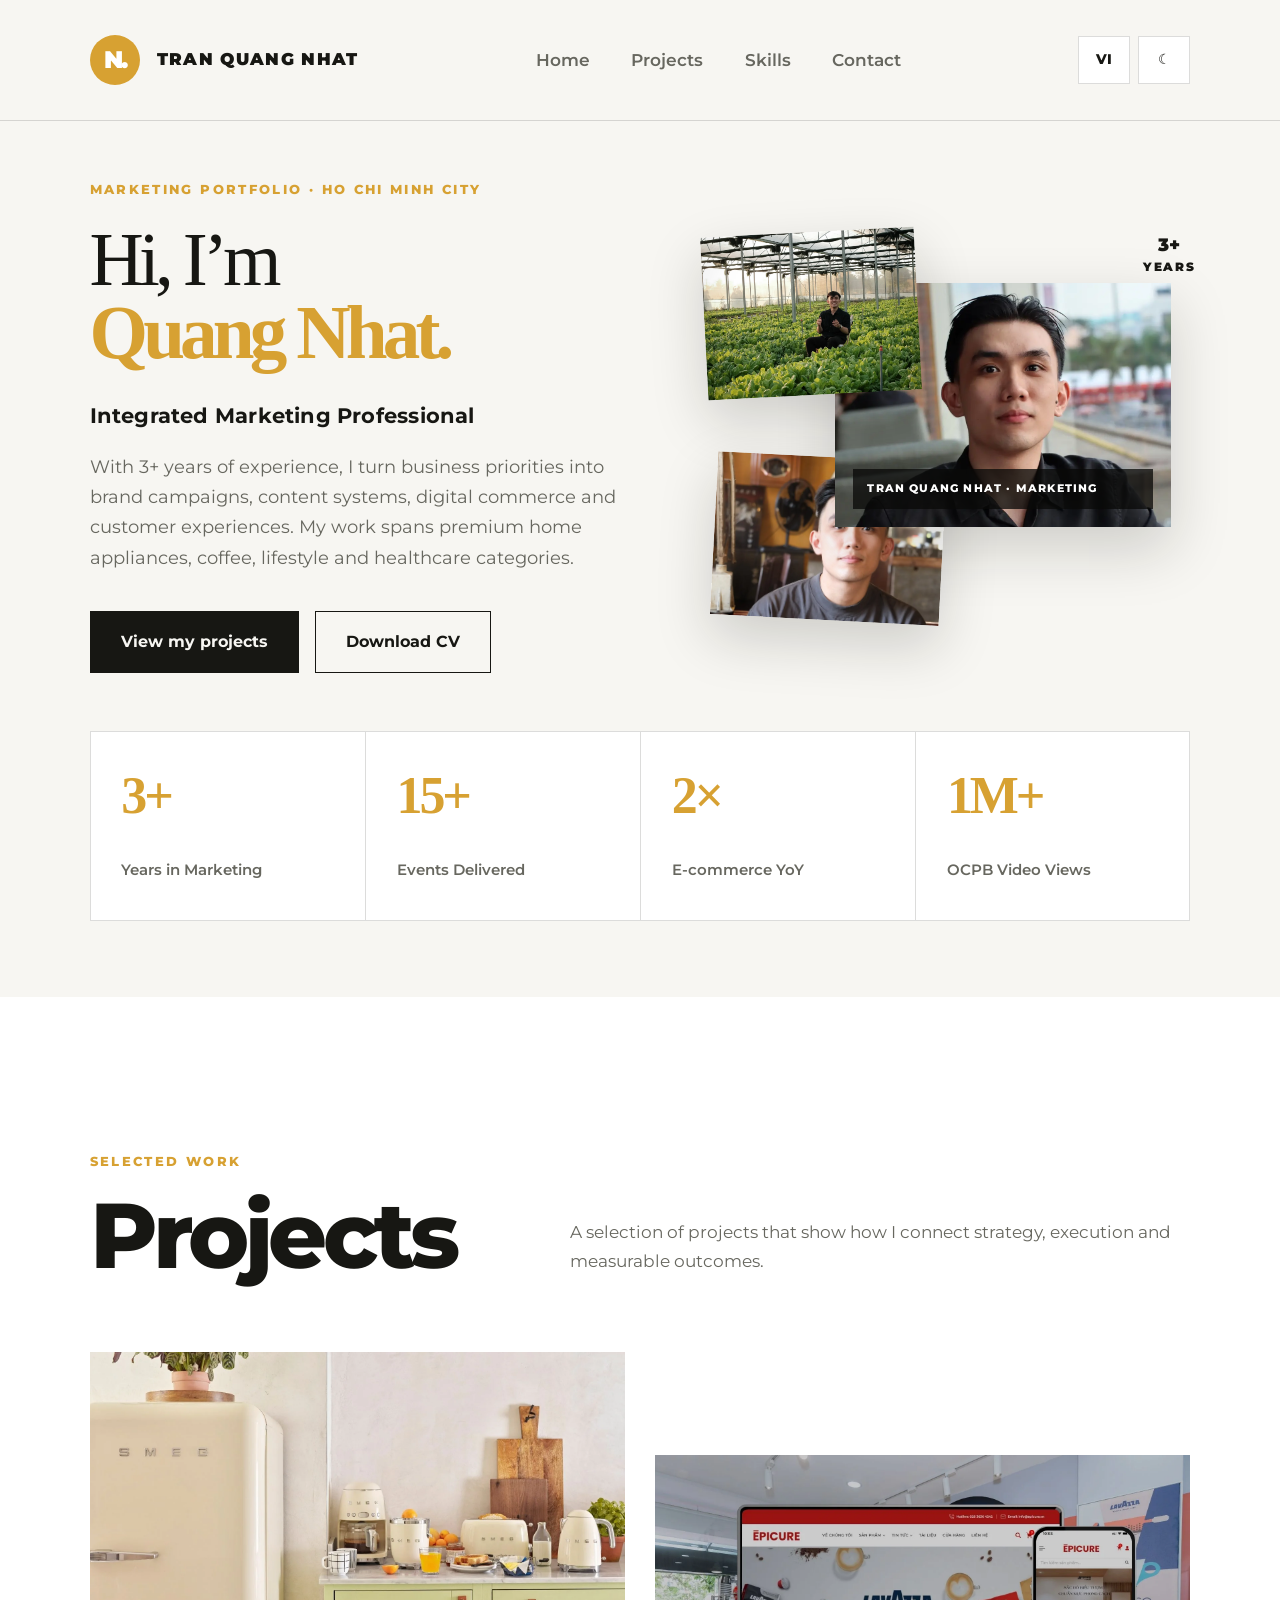
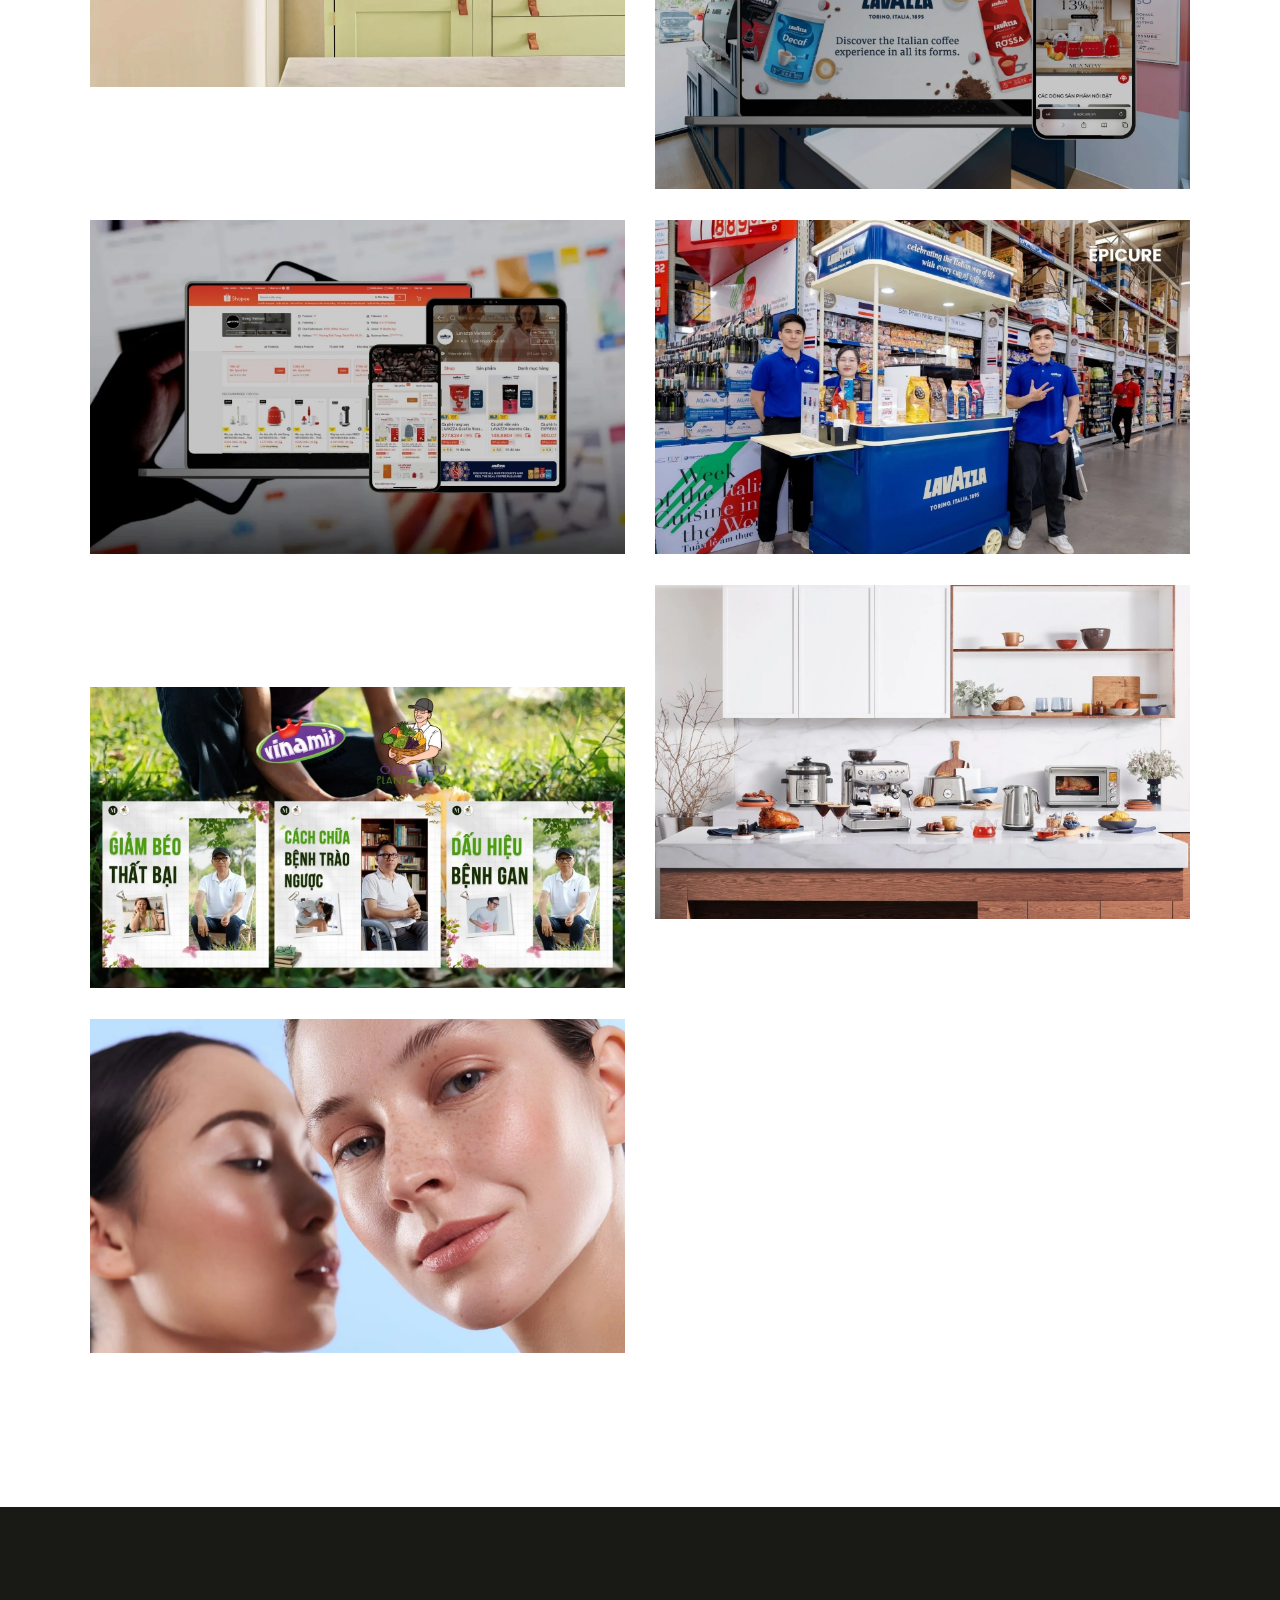
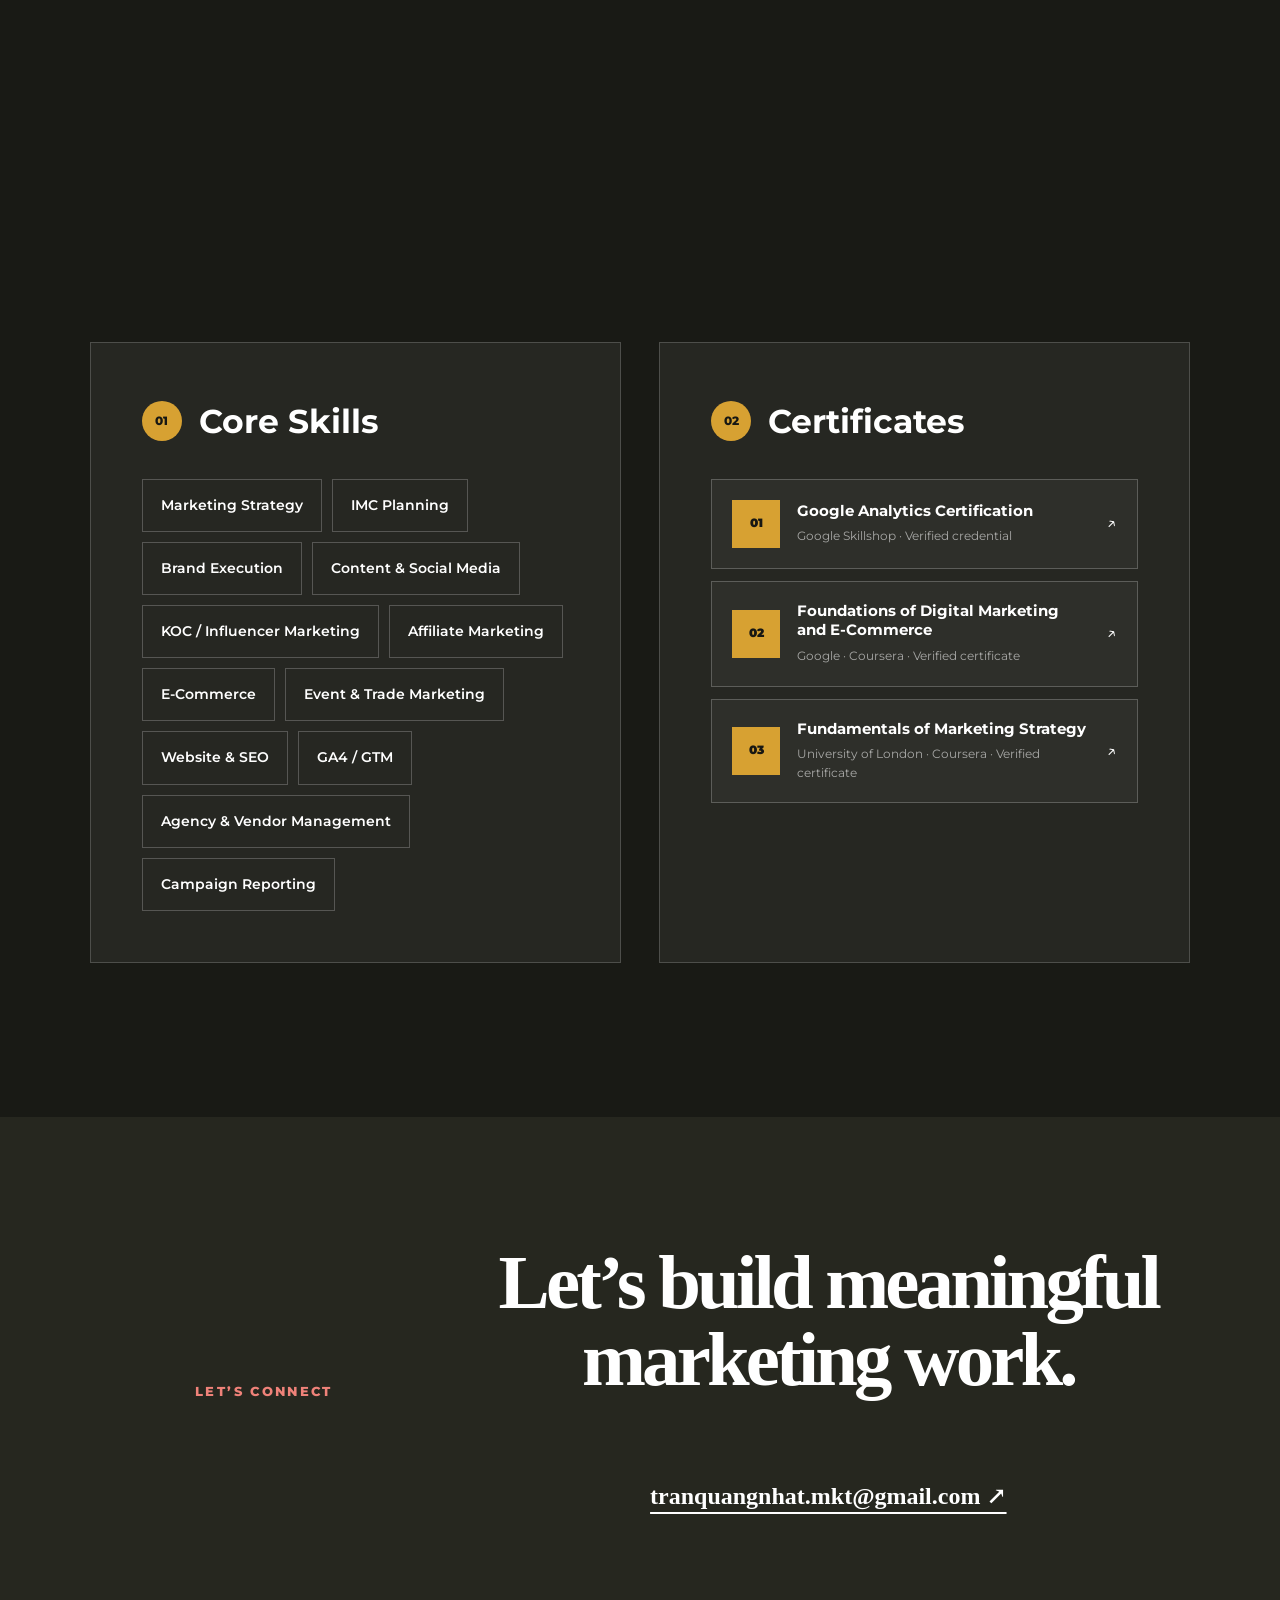
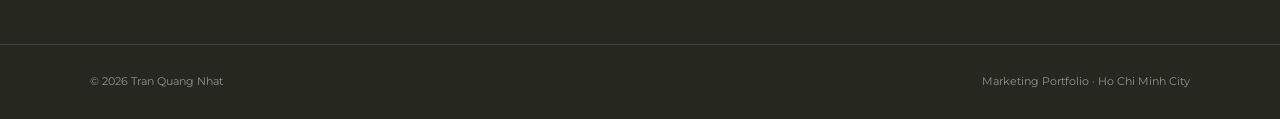
<file: index.html>
<!DOCTYPE html>
<html lang="en" data-theme="light">
<head>
  <meta charset="UTF-8" />
  <meta name="viewport" content="width=device-width, initial-scale=1.0" />
  <meta name="description" content="Marketing portfolio of Tran Quang Nhat — brand building, digital commerce, content and experiential marketing." />
  <meta name="author" content="Tran Quang Nhat" />
  <meta property="og:title" content="Tran Quang Nhat | Marketing Portfolio" />
  <meta property="og:description" content="Selected marketing projects across premium consumer, coffee and lifestyle categories." />
  <meta property="og:type" content="website" />
  <meta property="og:image" content="assets/images/social-preview.png" />
  <link rel="preconnect" href="https://fonts.googleapis.com" />
  <link rel="preconnect" href="https://fonts.gstatic.com" crossorigin />
  <link href="https://fonts.googleapis.com/css2?family=Montserrat:ital,wght@0,400;0,500;0,600;0,700;0,800;0,900;1,600;1,700&subset=vietnamese&display=swap" rel="stylesheet" />
  <link rel="icon" type="image/png" href="assets/images/favicon.png" />
  <link rel="stylesheet" href="assets/css/styles.css" />
  <link rel="stylesheet" href="assets/css/homepage.css?v=19" />
  <title>Tran Quang Nhat | Marketing Portfolio</title>
</head>
<body>
  <div class="progress" id="scrollProgress"></div>

  <header class="site-header">
    <div class="container nav-wrap">
      <a class="brand" href="#home" aria-label="Back to top">
        <span class="brand-mark">N.</span>
        <span>TRAN QUANG NHAT</span>
      </a>
      <nav class="desktop-nav" aria-label="Primary navigation">
        <a href="#home" data-en="Home" data-vi="Trang chủ">Home</a>
        <a href="#projects" data-en="Projects" data-vi="Dự án">Projects</a>
        <a href="#skills" data-en="Skills" data-vi="Kỹ Năng">Skills</a>
        <a href="#contact" data-en="Contact" data-vi="Liên hệ">Contact</a>
      </nav>
      <div class="nav-actions">
        <button class="text-toggle" id="langToggle" type="button" aria-label="Change language">VI</button>
        <button class="icon-button" id="themeToggle" type="button" aria-label="Change theme">☾</button>
        <button class="icon-button mobile-only" id="menuToggle" type="button" aria-label="Open menu">☰</button>
      </div>
    </div>
    <nav class="mobile-nav" id="mobileNav" aria-label="Mobile navigation">
      <a href="#home" data-en="Home" data-vi="Trang chủ">Home</a>
      <a href="#projects" data-en="Projects" data-vi="Dự án">Projects</a>
      <a href="#skills" data-en="Skills" data-vi="Kỹ Năng">Skills</a>
      <a href="#contact" data-en="Contact" data-vi="Liên hệ">Contact</a>
    </nav>
  </header>

  <main>
    <section class="hero" id="home">
      <div class="container hero-grid">
        <div class="hero-copy reveal">
          <p class="eyebrow" data-en="MARKETING PORTFOLIO · HO CHI MINH CITY" data-vi="MARKETING PORTFOLIO · TP. HỒ CHÍ MINH">MARKETING PORTFOLIO · HO CHI MINH CITY</p>
          <h1>
            <span data-en="Hi, I’m" data-vi="Xin chào, tôi là">Hi, I’m</span>
            <strong>Quang Nhat.</strong>
          </h1>
          <p class="hero-role" data-en="Integrated Marketing Professional" data-vi="Chuyên viên Marketing Tích hợp">Integrated Marketing Professional</p>
          <p class="hero-description"
             data-en="With 3+ years of experience, I turn business priorities into brand campaigns, content systems, digital commerce and customer experiences. My work spans premium home appliances, coffee, lifestyle and healthcare categories."
             data-vi="Với hơn 3 năm kinh nghiệm, tôi chuyển hóa ưu tiên kinh doanh thành chiến dịch thương hiệu, hệ thống nội dung, thương mại điện tử và trải nghiệm khách hàng. Tôi từng làm việc trong các ngành thiết bị gia dụng cao cấp, cà phê, lifestyle và chăm sóc sức khỏe.">
            With 3+ years of experience, I turn business priorities into brand campaigns, content systems, digital commerce and customer experiences. My work spans premium home appliances, coffee, lifestyle and healthcare categories.
          </p>
          <div class="hero-actions">
            <a class="button button-primary" href="#projects" data-en="View my projects" data-vi="Xem dự án">View my projects</a>
            <button class="button button-secondary" id="cvButton" type="button" data-en="Download CV" data-vi="Tải CV">Download CV</button>
          </div>
        </div>

        <div class="hero-visual reveal" role="group" aria-label="Portraits of Tran Quang Nhat">
          <figure class="visual-main visual-photo">
            <img src="assets/images/profile/quang-nhat-portrait.webp" alt="Portrait of Tran Quang Nhat" />
            <figcaption>TRAN QUANG NHAT · MARKETING</figcaption>
          </figure>
          <figure class="visual-small visual-event visual-photo">
            <img src="assets/images/profile/quang-nhat-agriculture.webp" alt="Tran Quang Nhat visiting an agricultural greenhouse" />
          </figure>
          <figure class="visual-small visual-web visual-photo">
            <img src="assets/images/profile/quang-nhat-casual.webp" alt="Casual portrait of Tran Quang Nhat" />
          </figure>
          <div class="visual-badge">3+<small>YEARS</small></div>
        </div>
      </div>

      <div class="container metric-grid reveal">
        <article><strong>3+</strong><span data-en="Years in Marketing" data-vi="Năm làm Marketing">Years in Marketing</span></article>
        <article><strong>15+</strong><span data-en="Events Delivered" data-vi="Sự kiện đã triển khai">Events Delivered</span></article>
        <article><strong>2×</strong><span data-en="E-commerce YoY" data-vi="Doanh số E-commerce YoY">E-commerce YoY</span></article>
        <article><strong>1M+</strong><span data-en="OCPB Video Views" data-vi="Lượt xem video OCPB">OCPB Video Views</span></article>
      </div>
    </section>

    <section class="projects-section" id="projects">
      <div class="container section-heading reveal">
        <p class="eyebrow" data-en="SELECTED WORK" data-vi="DỰ ÁN TIÊU BIỂU">SELECTED WORK</p>
        <h2 data-en="Projects" data-vi="Dự án">Projects</h2>
        <p data-en="A selection of projects that show how I connect strategy, execution and measurable outcomes."
           data-vi="Các dự án tiêu biểu thể hiện cách tôi kết nối chiến lược, triển khai và kết quả đo lường.">
          A selection of projects that show how I connect strategy, execution and measurable outcomes.
        </p>
      </div>

      <div class="container projects-grid">
        <a class="project-card project-card-large reveal" href="projects/smeg-digital-brand-system.html">
          <div class="project-image"><img src="assets/images/projects/smeg-digital-brand-system-v22/homepage-cover.webp" alt="SMEG Vietnam digital brand system" /></div>
          <div class="project-overlay"><span>BRAND BUILDING · SOCIAL MEDIA</span><h3>SMEG Vietnam Digital Brand System</h3><p><strong>10K+</strong> Facebook · <strong>9K</strong> Instagram</p></div>
        </a>

        <a class="project-card reveal" href="projects/epicure-website-replatforming.html">
          <div class="project-image"><img src="assets/images/projects/epicure-website-replatforming-v22/homepage-cover.webp" alt="EPICURE website rebuild" /></div>
          <div class="project-overlay"><span>DIGITAL TRANSFORMATION</span><h3>EPICURE Website Rebuild</h3><p>WordPress → Haravan · GA4 · GTM</p></div>
        </a>

        <a class="project-card reveal" href="projects/ecommerce-growth-marketplace-operations.html">
          <div class="project-image"><img src="assets/images/projects/ecommerce-growth-v22/homepage-cover.webp" alt="E-commerce marketplace operations" /></div>
          <div class="project-overlay"><span>DIGITAL COMMERCE</span><h3>Multi-brand E-Commerce Management</h3><p><strong>2×</strong> YoY sales</p></div>
        </a>

        <a class="project-card project-card-large reveal" href="projects/b2b-event-marketing-trade-show-activation.html">
          <div class="project-image"><img src="assets/images/projects/b2b-event-activation-v22/homepage-cover.webp" alt="B2B event marketing and trade show activation" /></div>
          <div class="project-overlay"><span>EXPERIENTIAL MARKETING</span><h3>B2B Event Marketing &amp; Activation</h3><p><strong>15+</strong> events · <strong>100</strong> qualified leads</p></div>
        </a>

        <a class="project-card reveal" href="projects/ong-chu-plant-based.html">
          <div class="project-image"><img src="assets/images/projects/ong-chu-plant-based/ong-chu-cover.webp" alt="Ông Chú Plant-Based content project" /></div>
          <div class="project-overlay"><span>SHORT-FORM CONTENT</span><h3>Ông Chú Plant-Based</h3><p><strong>1M+</strong> views in 3 months</p></div>
        </a>

        <a class="project-card reveal" href="projects/breville-christmas-challenge.html">
          <div class="project-image"><img src="assets/images/projects/breville-christmas-challenge-v22/homepage-cover.webp" alt="Breville Christmas creator campaign" /></div>
          <div class="project-overlay"><span>INFLUENCER CAMPAIGN</span><h3>Breville Christmas Challenge</h3><p><strong>30</strong> participation videos</p></div>
        </a>

        <a class="project-card project-card-large reveal" href="projects/saint-lbeau.html">
          <div class="project-image"><img src="assets/images/projects/saint-lbeau-v22/homepage-cover.webp" alt="Saint L’Beau multi-brand marketing and e-commerce project" /></div>
          <div class="project-overlay"><span>CONTENT · KOC · E-COMMERCE</span><h3>Saint L’Beau Multi-brand Growth</h3><p><strong>200+</strong> creators · <strong>15%+</strong> Q4 growth</p></div>
        </a>
      </div>
    </section>

    <section class="skills-section" id="skills">
      <div class="container section-heading section-heading-light reveal">
        <p class="eyebrow" data-en="CAPABILITIES &amp; CREDENTIALS" data-vi="NĂNG LỰC &amp; CHỨNG CHỈ">CAPABILITIES &amp; CREDENTIALS</p>
        <h2 data-en="Skills &amp; Certifications" data-vi="Kỹ năng &amp; Chứng chỉ">Skills &amp; Certifications</h2>
        <p data-en="Core capabilities developed through hands-on marketing work and verified learning in analytics, digital commerce and marketing strategy."
           data-vi="Năng lực cốt lõi được phát triển qua kinh nghiệm triển khai Marketing thực tế và các chương trình học đã xác minh về phân tích dữ liệu, thương mại điện tử và chiến lược Marketing.">
          Core capabilities developed through hands-on marketing work and verified learning in analytics, digital commerce and marketing strategy.
        </p>
      </div>

      <div class="container skills-layout">
        <div class="skills-panel reveal">
          <div class="panel-title"><span>01</span><h3 data-en="Core Skills" data-vi="Kỹ năng cốt lõi">Core Skills</h3></div>
          <div class="skill-tags">
            <span>Marketing Strategy</span><span>IMC Planning</span><span>Brand Execution</span>
            <span>Content &amp; Social Media</span><span>KOC / Influencer Marketing</span><span>Affiliate Marketing</span>
            <span>E-Commerce</span><span>Event &amp; Trade Marketing</span><span>Website &amp; SEO</span>
            <span>GA4 / GTM</span><span>Agency &amp; Vendor Management</span><span>Campaign Reporting</span>
          </div>
        </div>

        <div class="courses-panel reveal">
          <div class="panel-title"><span>02</span><h3 data-en="Certificates" data-vi="Chứng chỉ">Certificates</h3></div>
          <div class="certificate-list">
            <a class="certificate-card" href="https://skillshop.credential.net/03743212-07cd-47cf-bebb-cca3f9aa9034#acc.X4vioT7l" target="_blank" rel="noopener noreferrer">
              <span class="certificate-index">01</span>
              <div>
                <strong data-en="Google Analytics Certification" data-vi="Chứng chỉ Google Analytics">Google Analytics Certification</strong>
                <p data-en="Google Skillshop · Verified credential" data-vi="Google Skillshop · Chứng chỉ đã xác minh">Google Skillshop · Verified credential</p>
              </div>
              <span class="certificate-link" aria-hidden="true">↗</span>
            </a>
            <a class="certificate-card" href="https://coursera.org/share/113dc9cac23e12e66034b7df0df11f48" target="_blank" rel="noopener noreferrer">
              <span class="certificate-index">02</span>
              <div>
                <strong data-en="Foundations of Digital Marketing and E-Commerce" data-vi="Nền tảng Digital Marketing và E-Commerce">Foundations of Digital Marketing and E-Commerce</strong>
                <p data-en="Google · Coursera · Verified certificate" data-vi="Google · Coursera · Chứng chỉ đã xác minh">Google · Coursera · Verified certificate</p>
              </div>
              <span class="certificate-link" aria-hidden="true">↗</span>
            </a>
            <a class="certificate-card" href="https://coursera.org/share/3e9705a8af63e78f315c2d84e0332a3a" target="_blank" rel="noopener noreferrer">
              <span class="certificate-index">03</span>
              <div>
                <strong data-en="Fundamentals of Marketing Strategy" data-vi="Nền tảng Chiến lược Marketing">Fundamentals of Marketing Strategy</strong>
                <p data-en="University of London · Coursera · Verified certificate" data-vi="University of London · Coursera · Chứng chỉ đã xác minh">University of London · Coursera · Verified certificate</p>
              </div>
              <span class="certificate-link" aria-hidden="true">↗</span>
            </a>
          </div>
        </div>
      </div>
    </section>

    <section class="contact-section" id="contact">
      <div class="container contact-grid reveal">
        <p class="eyebrow">LET’S CONNECT</p>
        <h2 data-en="Let’s build meaningful marketing work."
            data-vi="Hãy cùng tạo nên những dự án Marketing có giá trị.">Let’s build meaningful marketing work.</h2>
        <a class="contact-email" href="mailto:tranquangnhat.mkt@gmail.com">tranquangnhat.mkt@gmail.com ↗</a>
      </div>
    </section>
  </main>

  <footer>
    <div class="container footer-inner"><span>© 2026 Tran Quang Nhat</span><span>Marketing Portfolio · Ho Chi Minh City</span></div>
  </footer>
  <div class="toast" id="toast" role="status"></div>
  <script src="assets/js/main.js"></script>
</body>
</html>
</file>
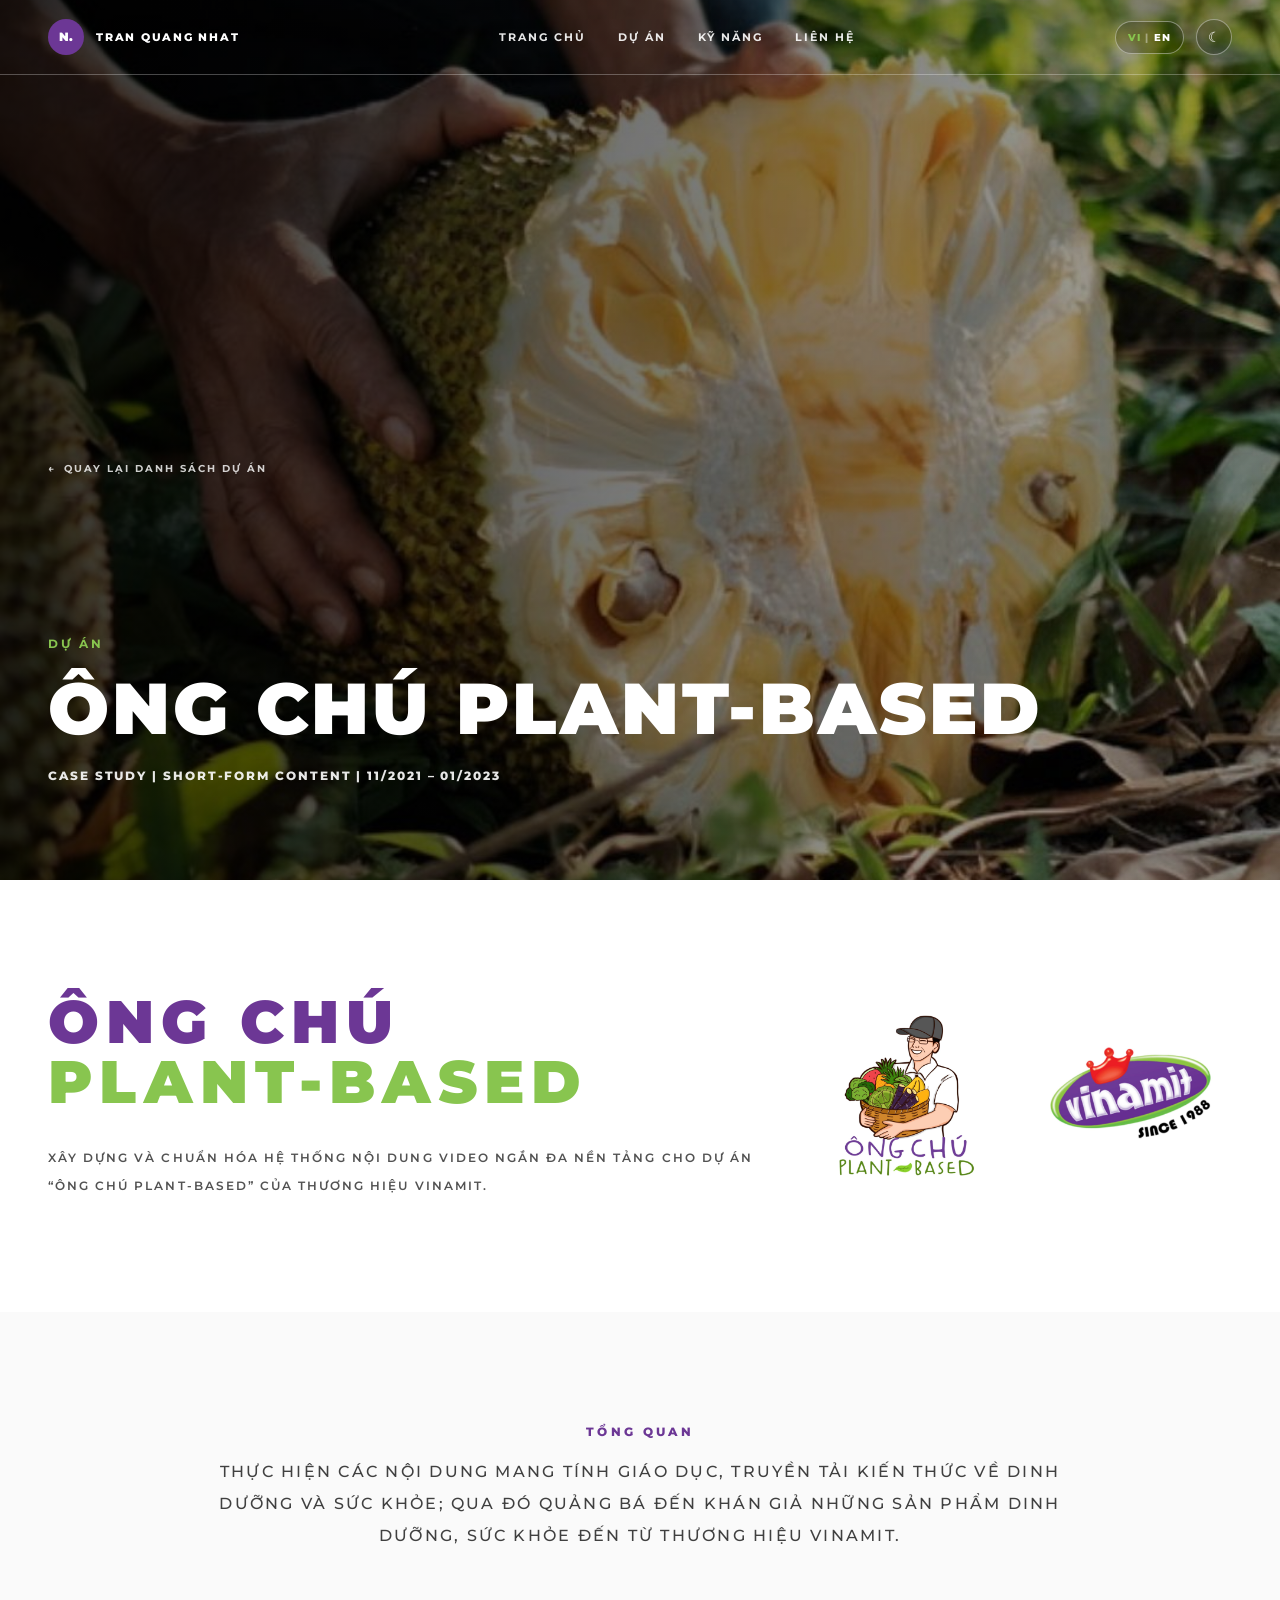
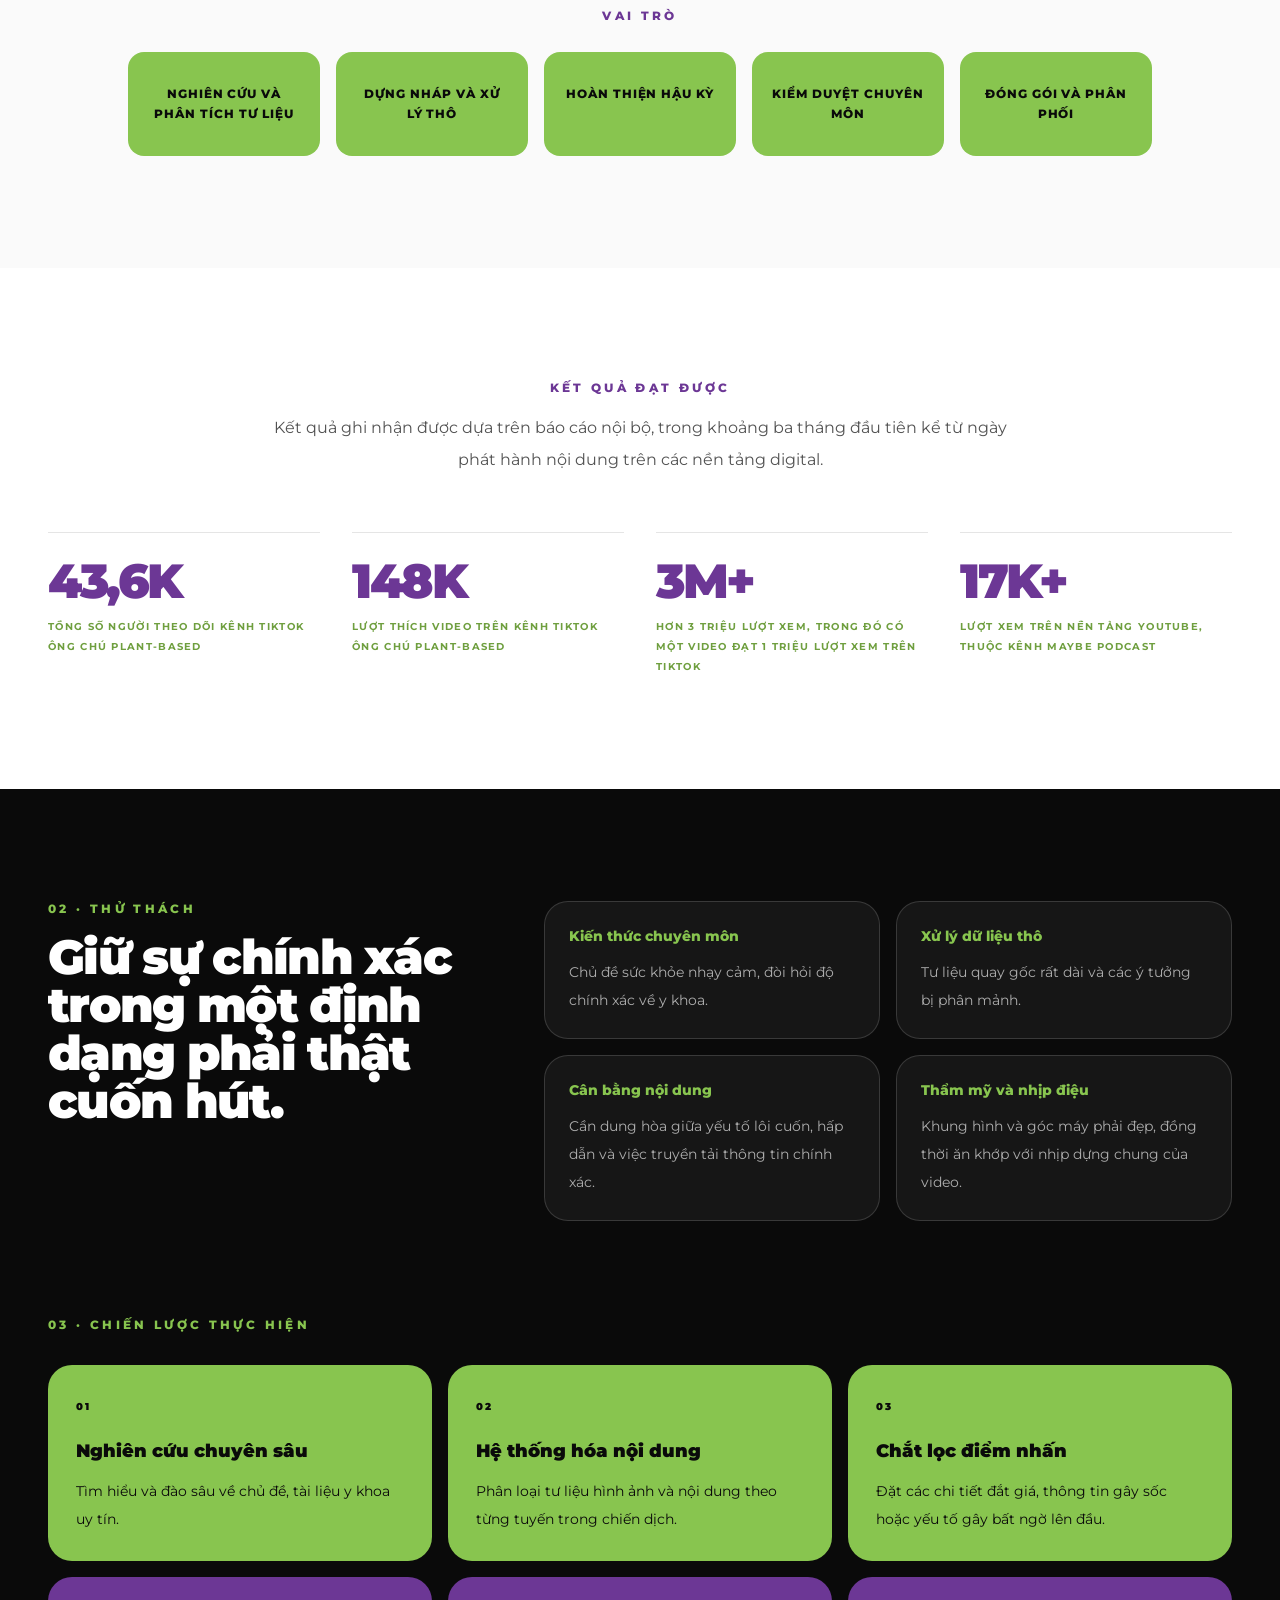
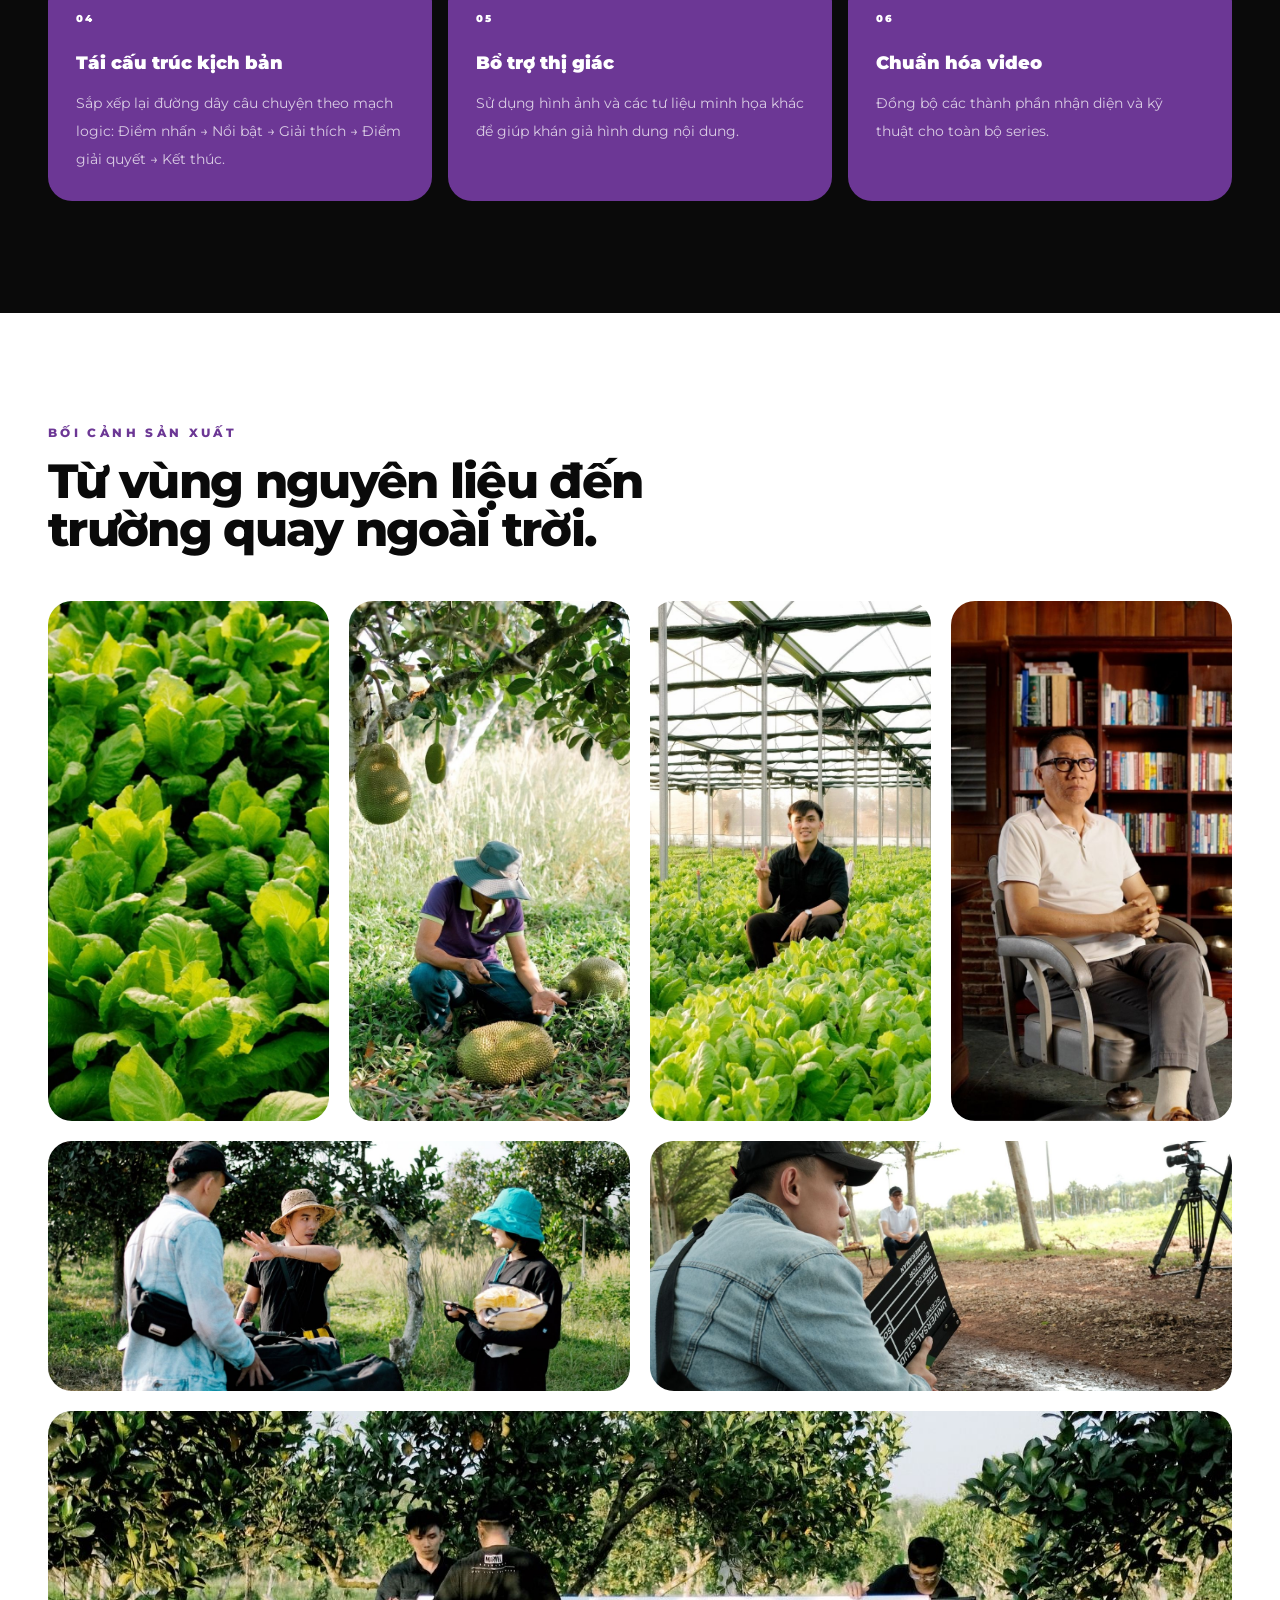
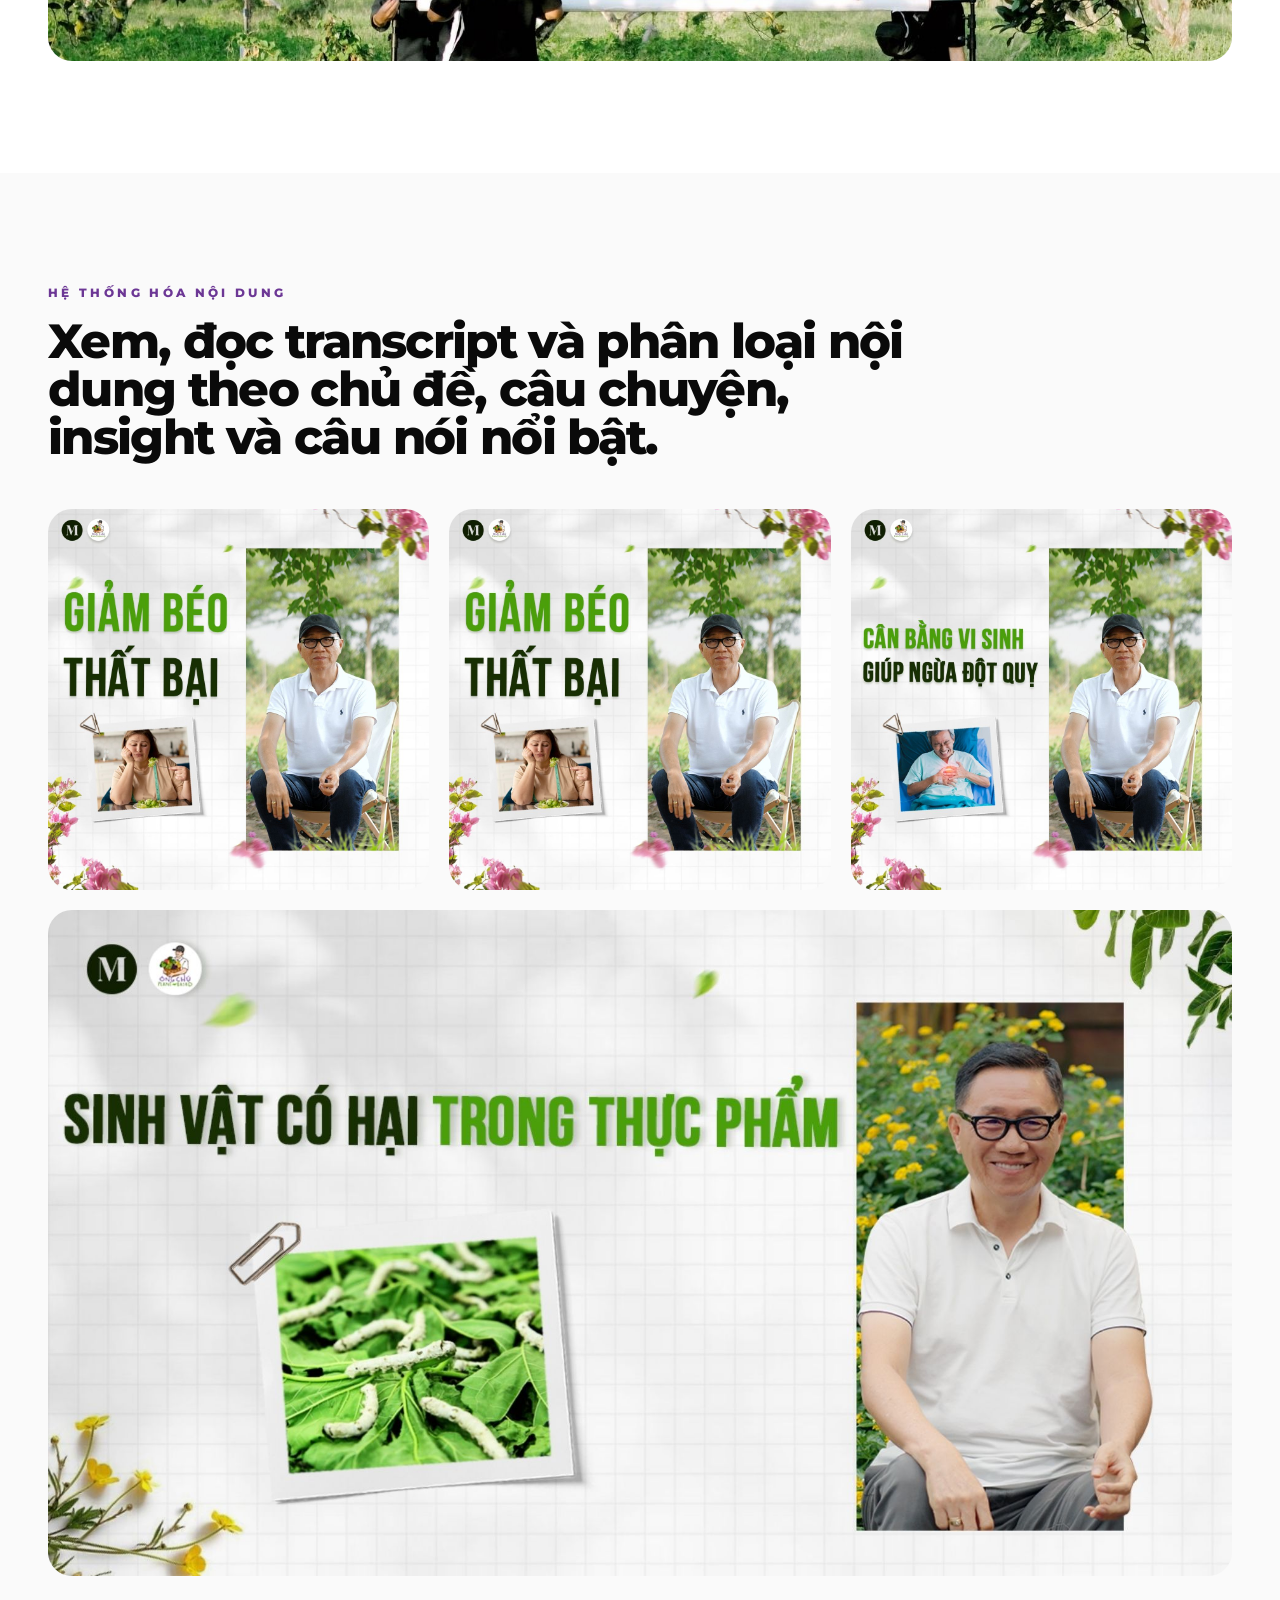
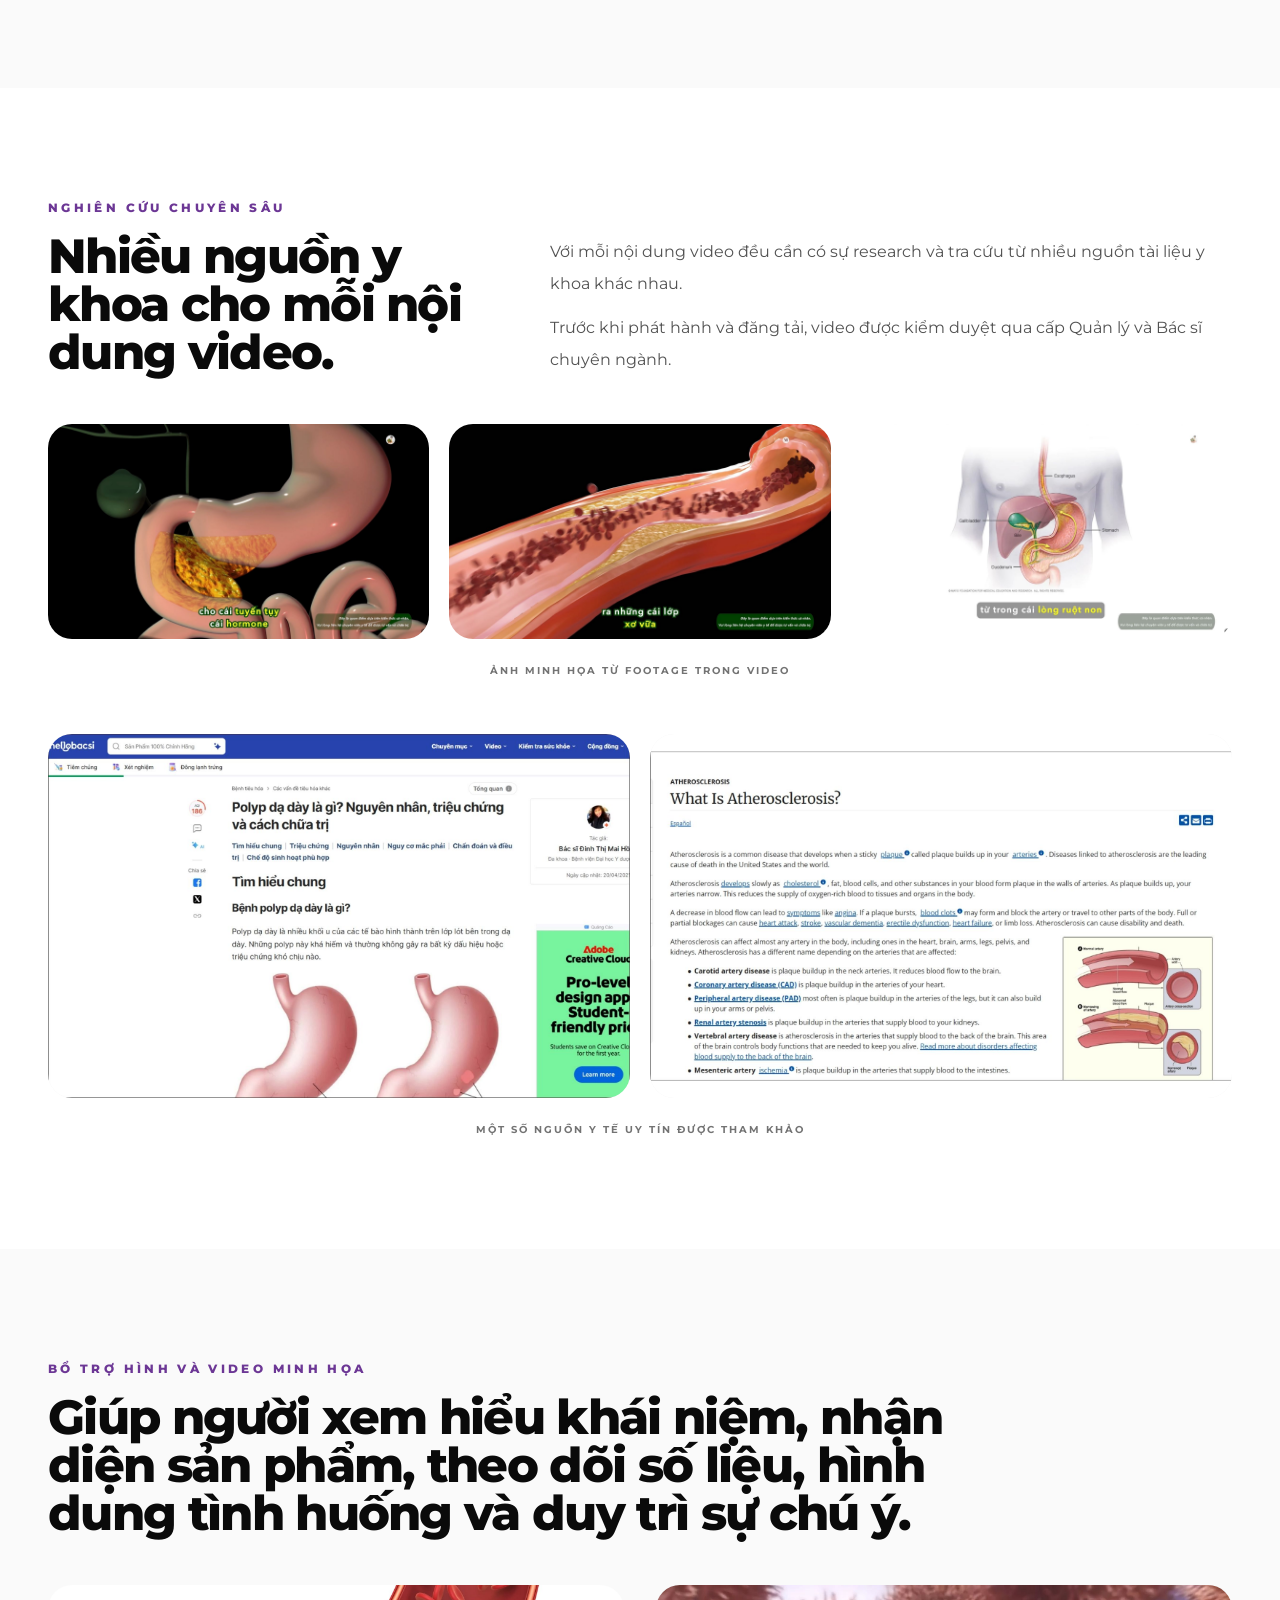
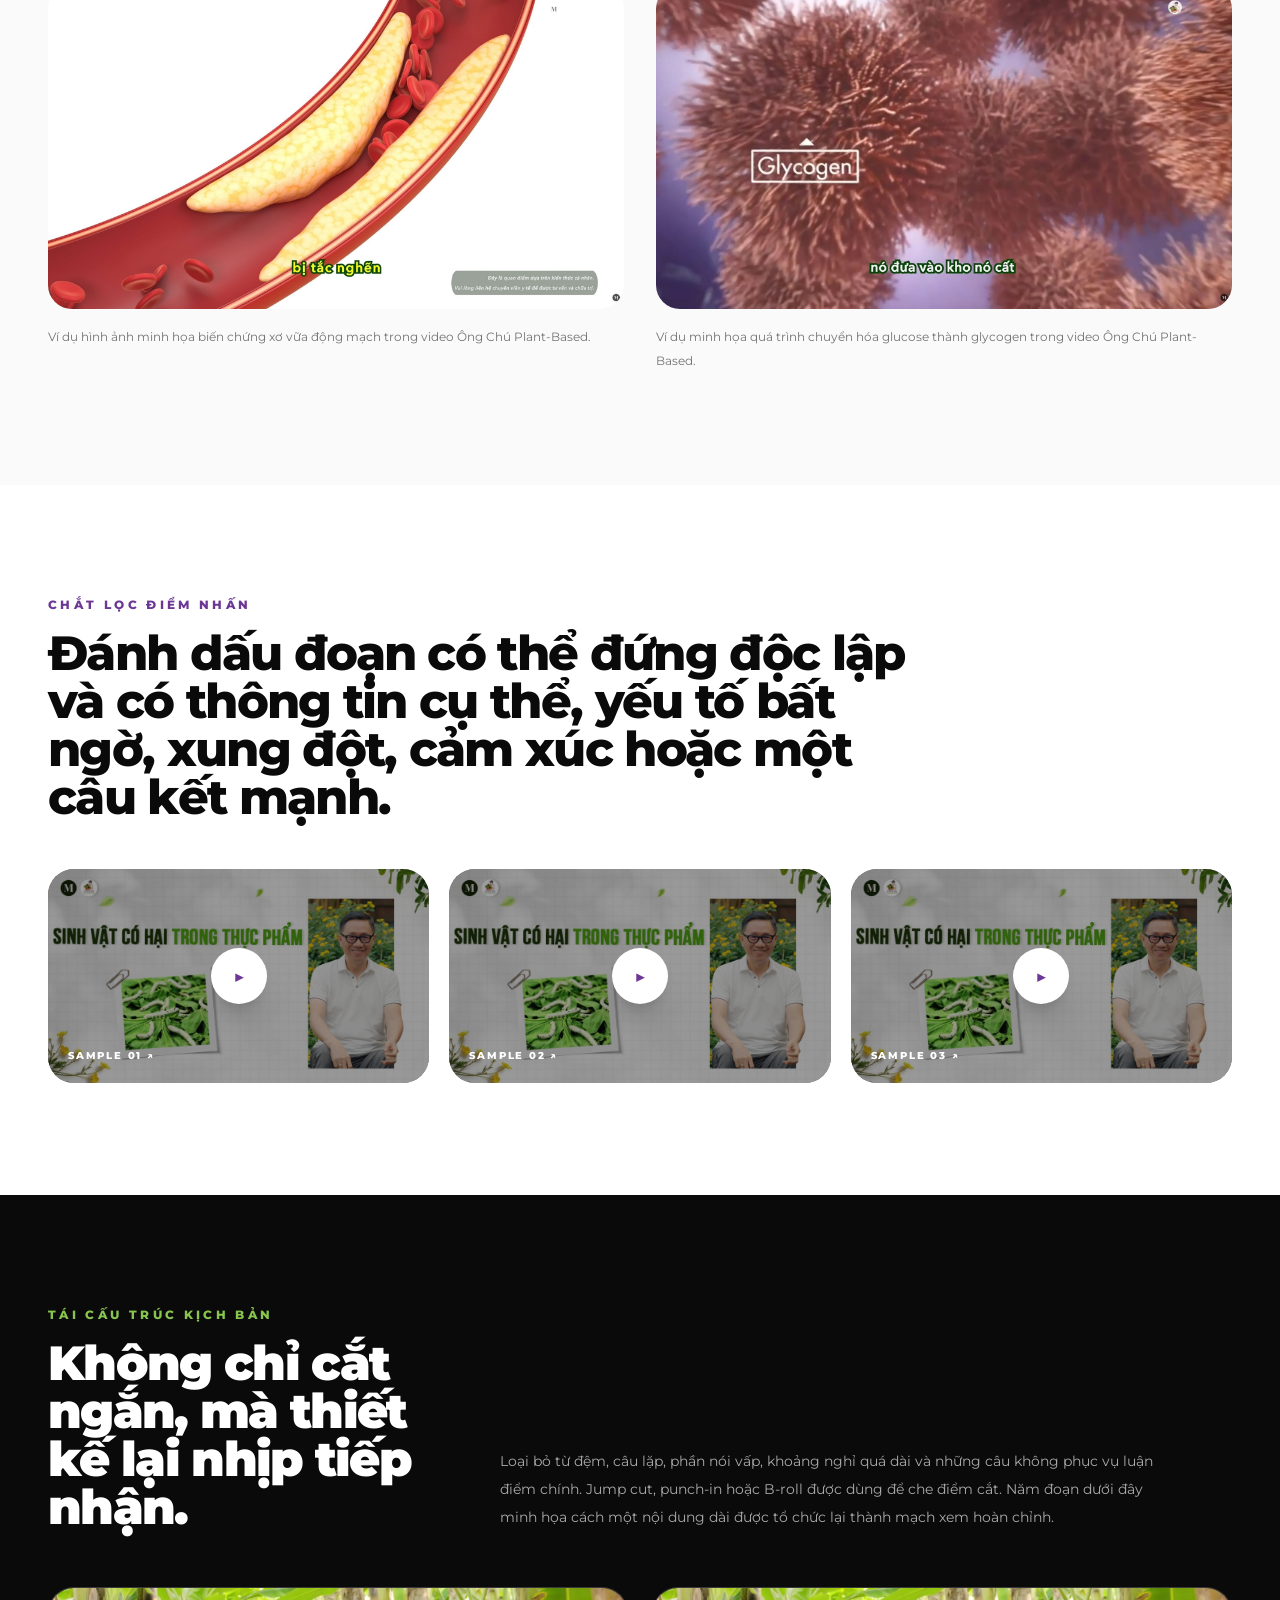
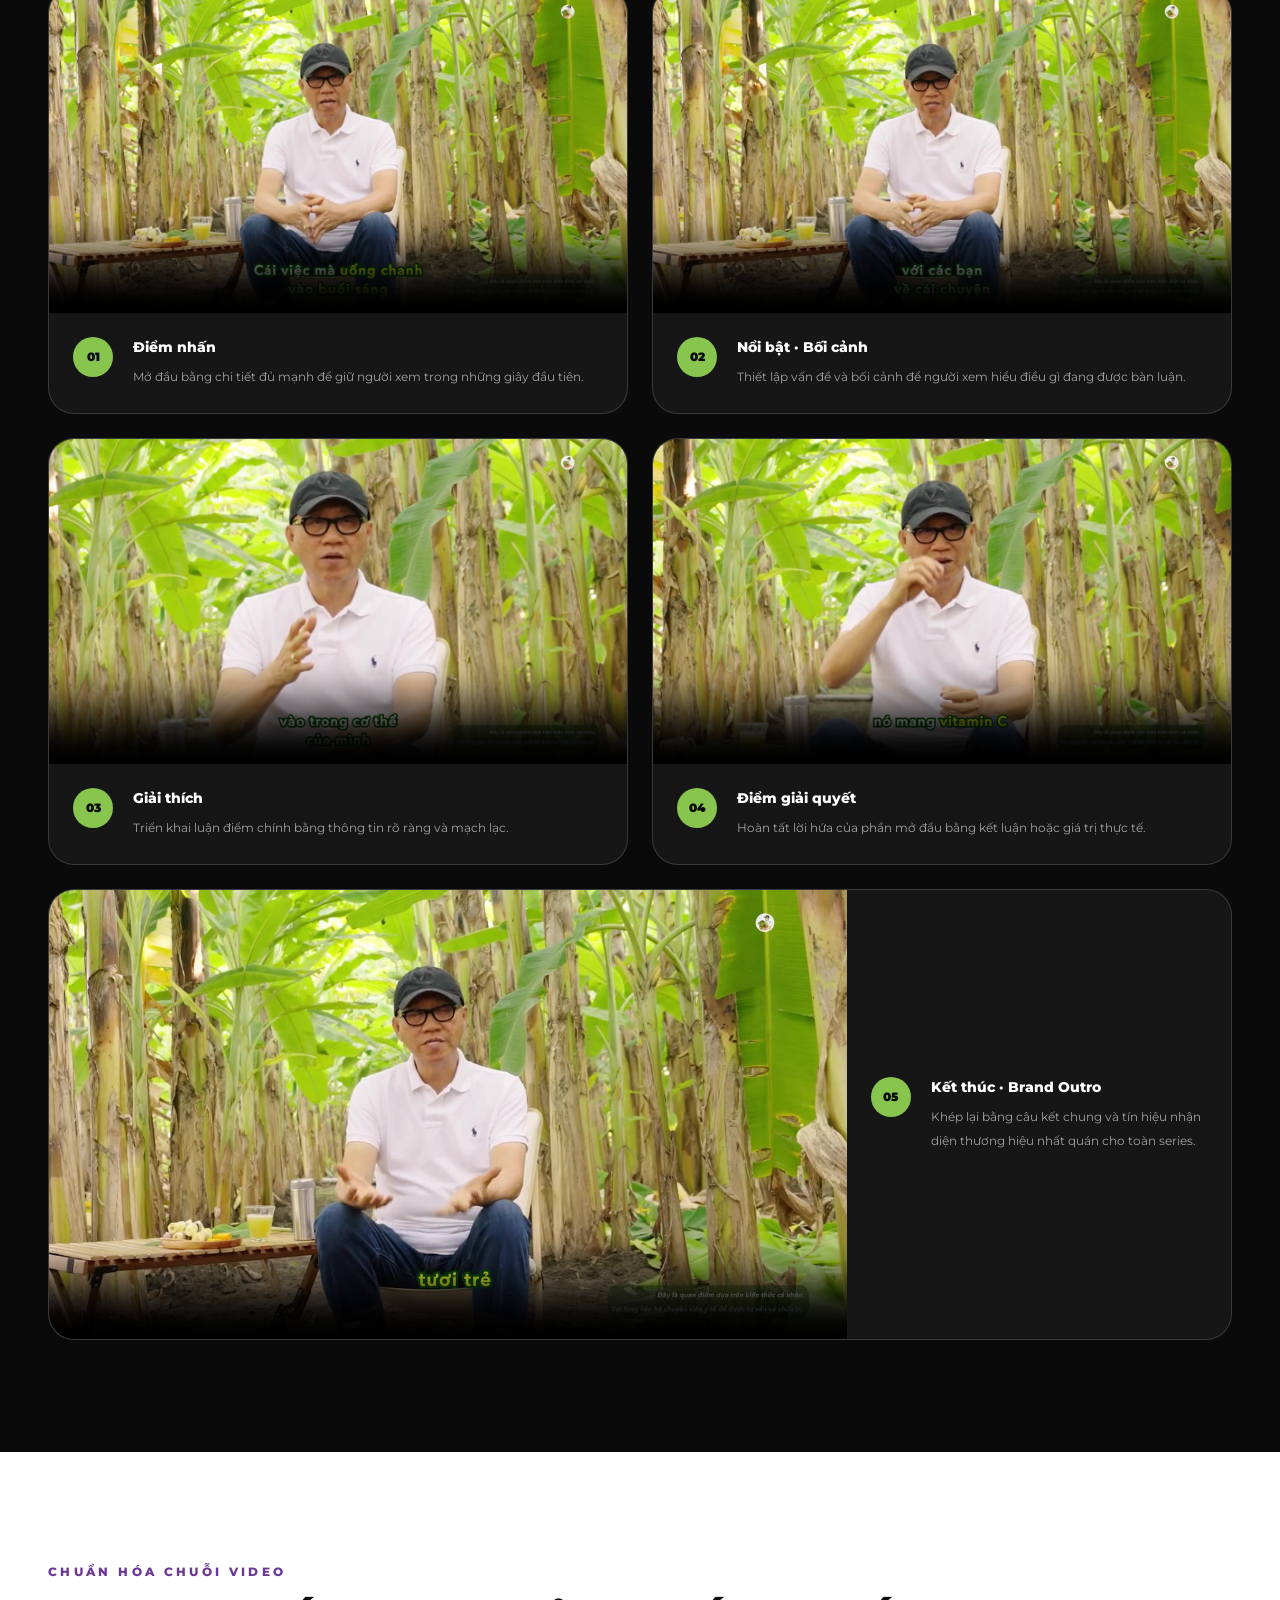
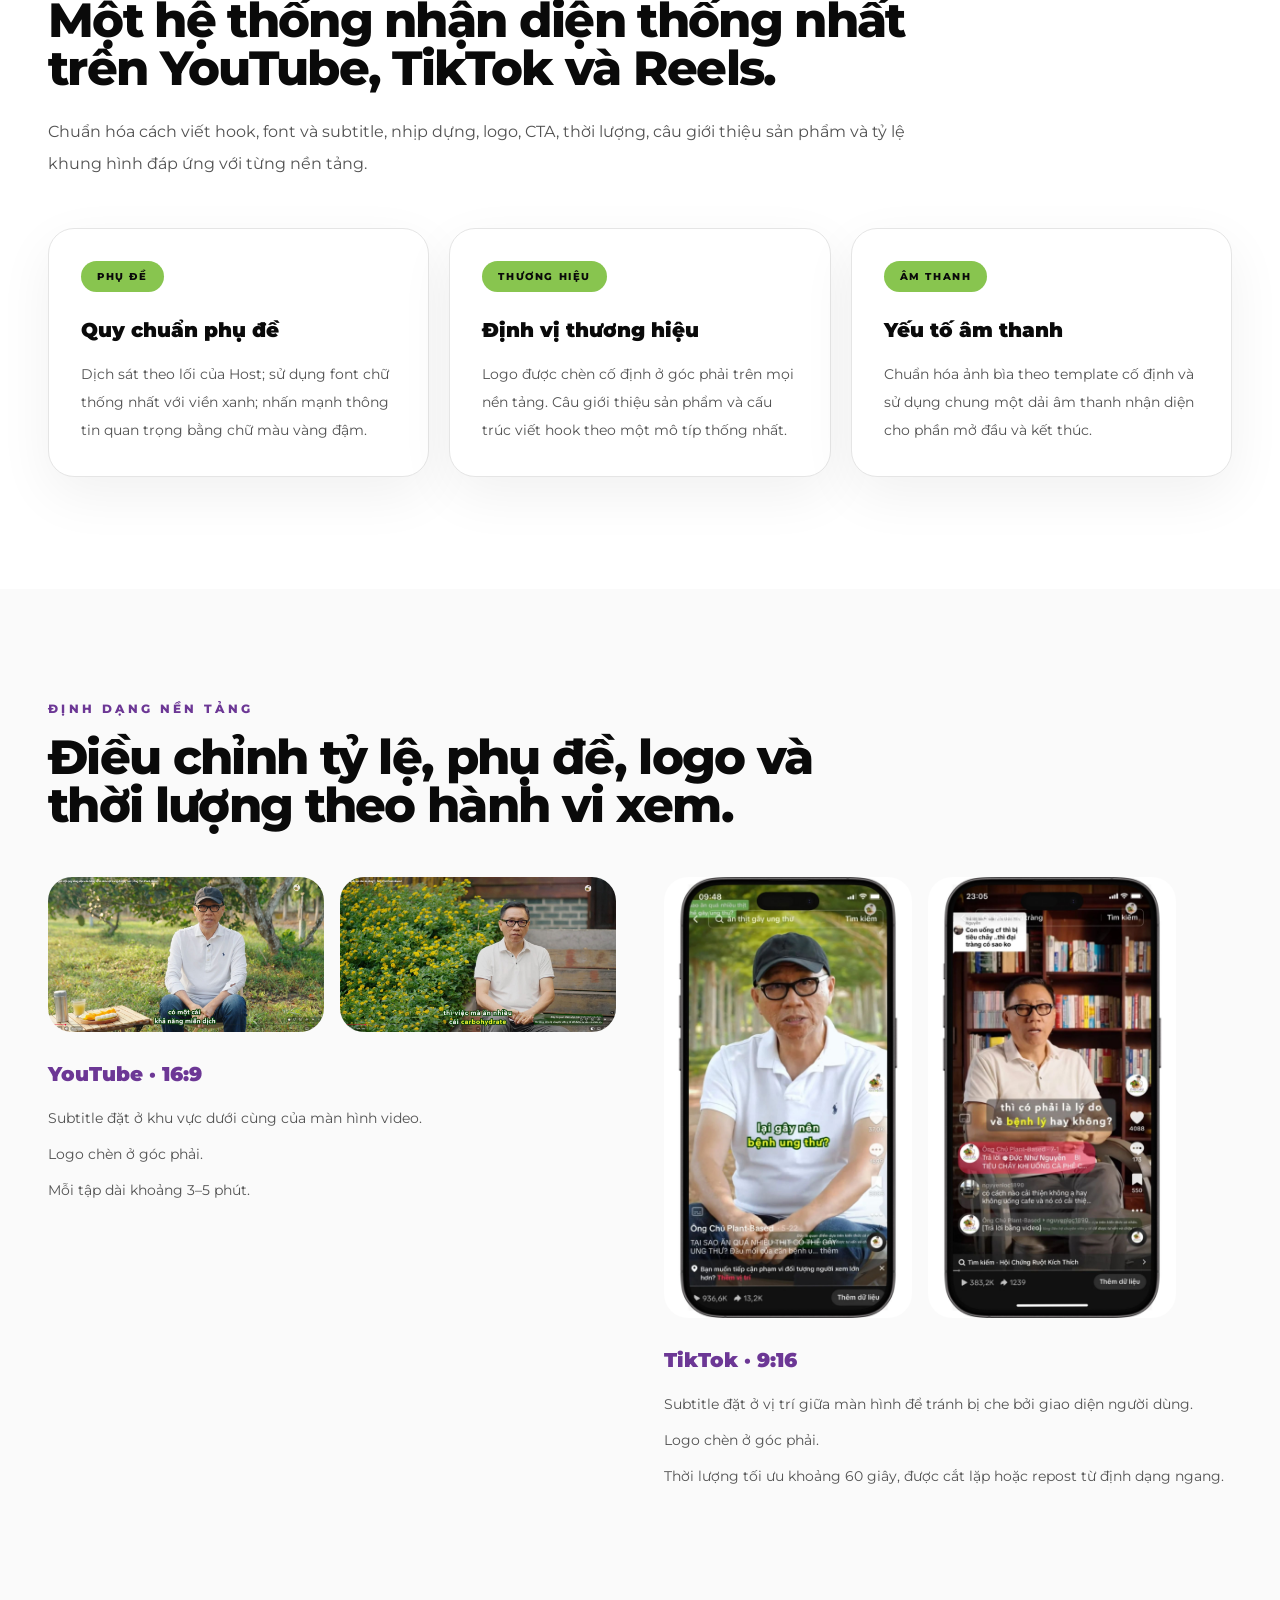
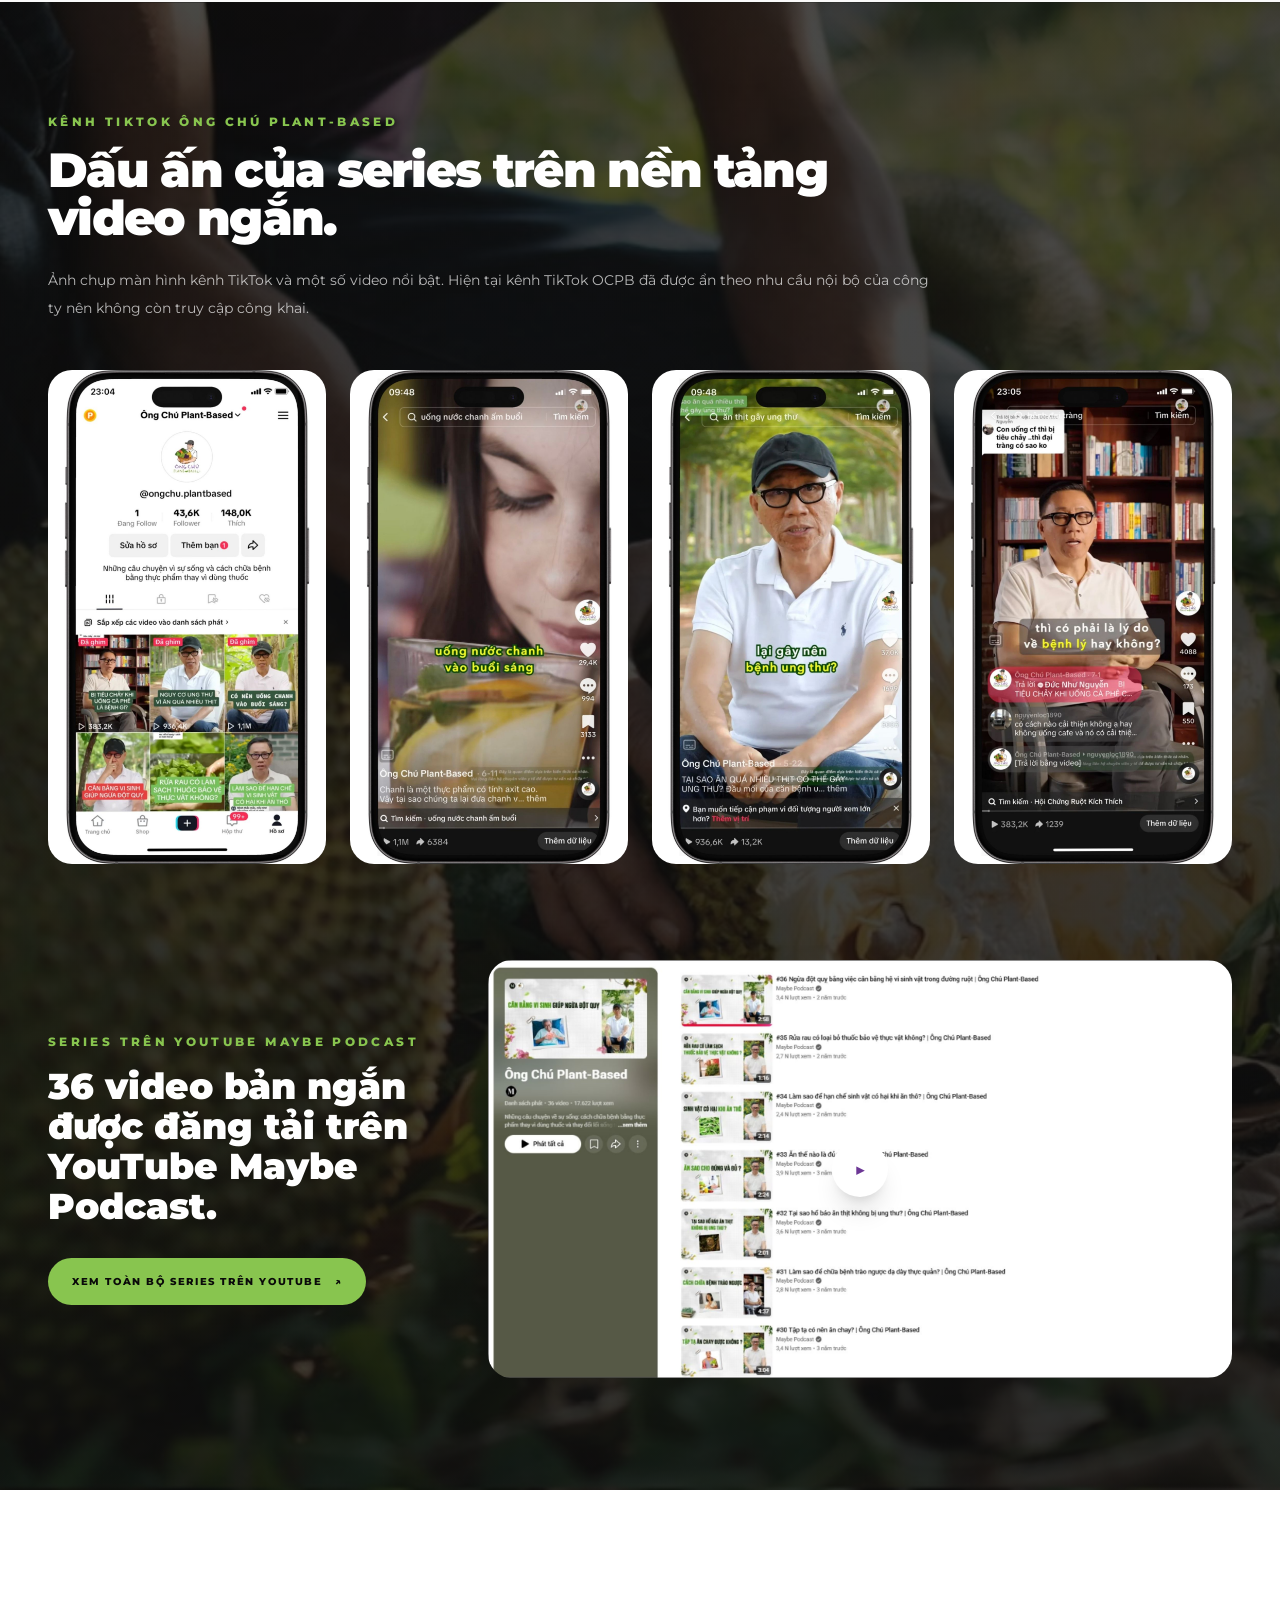
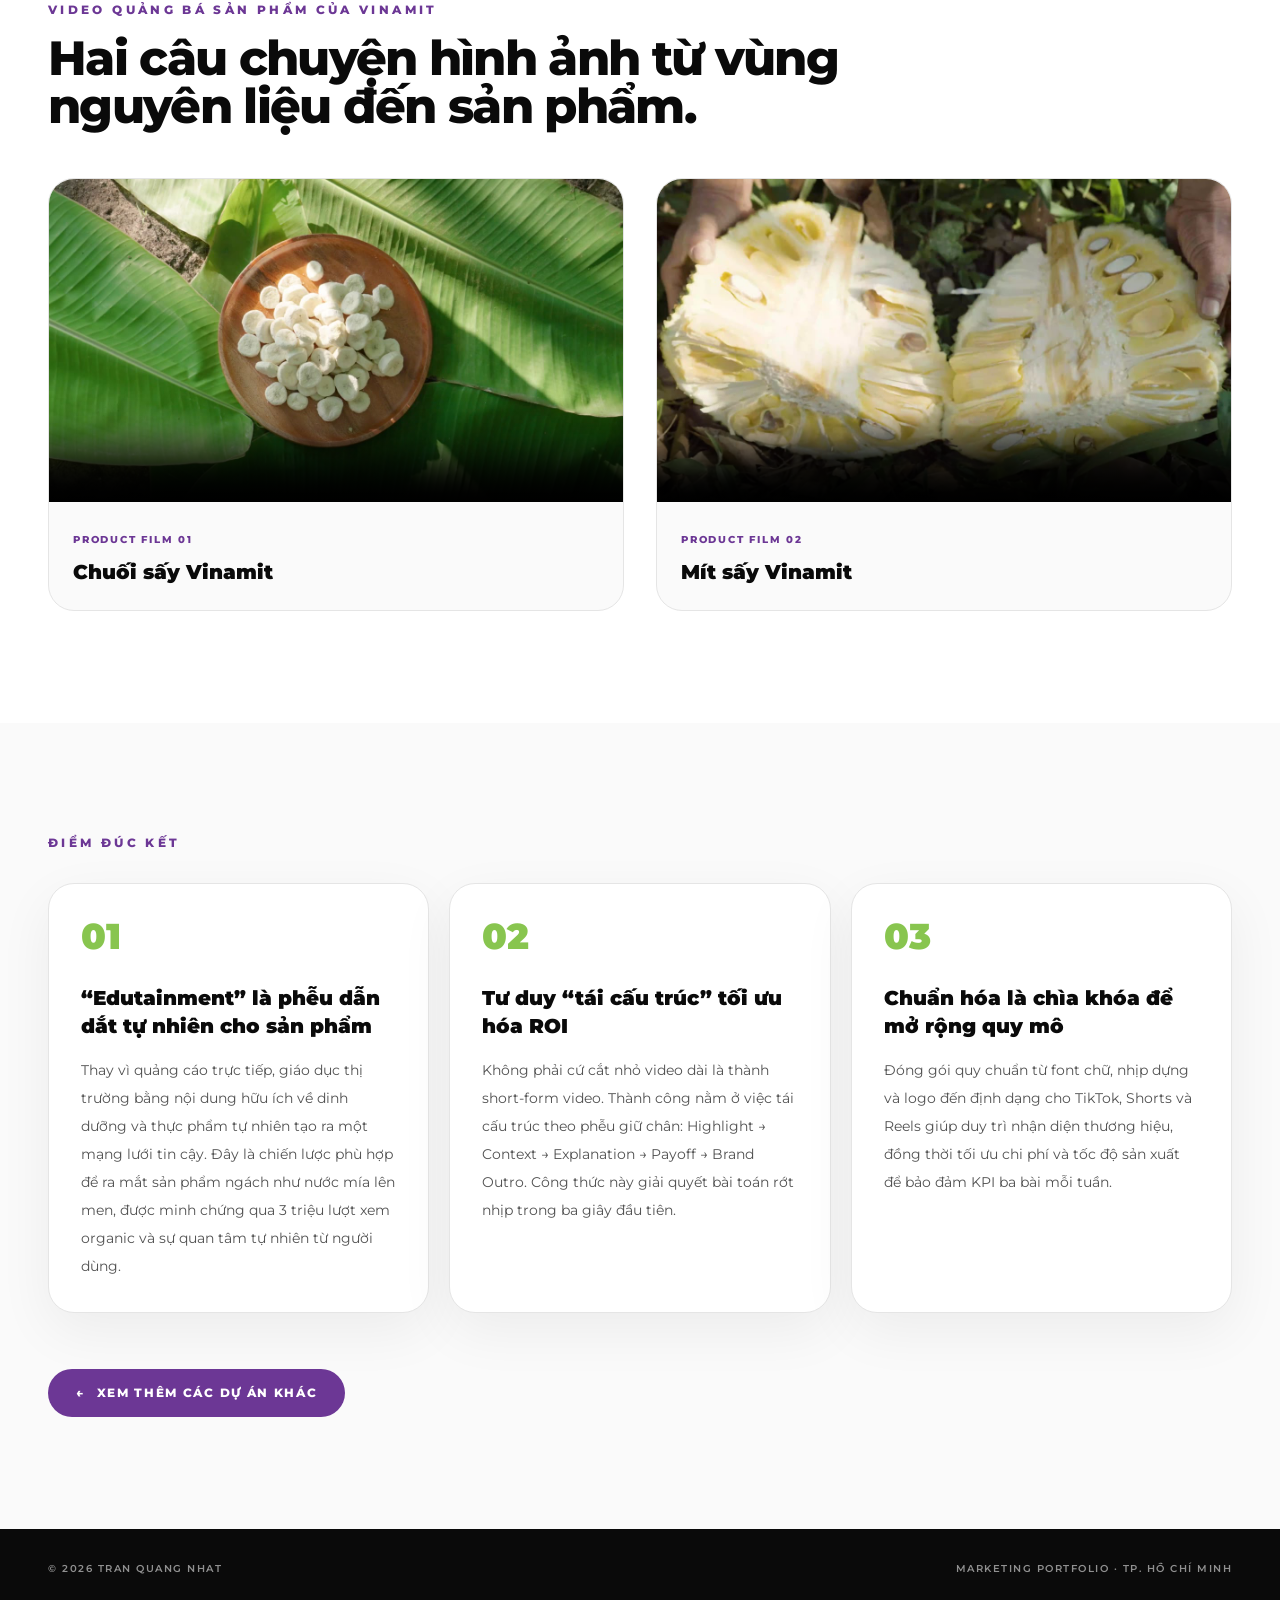
<file: projects/ong-chu-plant-based.html>
<!DOCTYPE html>
<html lang="vi" data-theme="light">
<head>
  <meta charset="UTF-8" />
  <meta name="viewport" content="width=device-width, initial-scale=1.0" />
  <meta name="description" content="Case study Ông Chú Plant-Based — xây dựng và chuẩn hóa hệ thống nội dung video ngắn đa nền tảng cho thương hiệu Vinamit." />
  <meta name="author" content="Trần Quang Nhật" />
  <meta property="og:title" content="Ông Chú Plant-Based | Trần Quang Nhật" />
  <meta property="og:description" content="Xây dựng và chuẩn hóa hệ thống nội dung video ngắn đa nền tảng cho dự án Ông Chú Plant-Based của Vinamit." />
  <meta property="og:type" content="article" />
  <meta property="og:image" content="../assets/images/projects/ong-chu-plant-based/v20/project-cover.jpg" />
  <link rel="preconnect" href="https://fonts.googleapis.com" />
  <link rel="preconnect" href="https://fonts.gstatic.com" crossorigin />
  <link href="https://fonts.googleapis.com/css2?family=Montserrat:ital,wght@0,400;0,500;0,600;0,700;0,800;0,900;1,600;1,700&subset=vietnamese&display=swap" rel="stylesheet" />
  <link rel="icon" type="image/png" href="../assets/images/favicon.png" />
  <link rel="stylesheet" href="../assets/css/ocpb-tailwind.css?v=21" />
  <title>Ông Chú Plant-Based | Trần Quang Nhật</title>
</head>
<body class="ocpb-light-surface overflow-x-hidden">
  <div class="ocpb-progress" id="scrollProgress" aria-hidden="true"></div>

  <header class="ocpb-header" id="siteHeader">
    <div class="ocpb-shell flex h-[74px] items-center justify-between gap-5">
      <a class="flex items-center gap-3 text-white" href="../index.html#home" aria-label="Trở về trang chủ Portfolio">
        <span class="grid h-9 w-9 place-items-center rounded-full bg-[#6c3795] text-xs font-black">N.</span>
        <span class="hidden text-[11px] font-extrabold uppercase tracking-[0.16em] sm:block">Tran Quang Nhat</span>
      </a>

      <nav class="hidden items-center gap-8 lg:flex" aria-label="Điều hướng chính">
        <a class="ocpb-nav-link" href="../index.html#home" data-vi="Trang chủ" data-en="Home">Trang chủ</a>
        <a class="ocpb-nav-link" href="../index.html#projects" data-vi="Dự án" data-en="Projects">Dự án</a>
        <a class="ocpb-nav-link" href="../index.html#skills" data-vi="Kỹ năng" data-en="Skills">Kỹ năng</a>
        <a class="ocpb-nav-link" href="../index.html#contact" data-vi="Liên hệ" data-en="Contact">Liên hệ</a>
      </nav>

      <div class="flex items-center gap-3 text-white">
        <div class="ocpb-language flex items-center gap-1 rounded-full border border-white/40 bg-black/20 px-3 py-2 text-[10px] font-extrabold tracking-[0.12em]" role="group" aria-label="Chọn ngôn ngữ">
          <button type="button" data-language="vi" aria-pressed="true">VI</button>
          <span class="text-white/40">|</span>
          <button type="button" data-language="en" aria-pressed="false">EN</button>
        </div>
        <button class="grid h-9 w-9 place-items-center rounded-full border border-white/40 bg-black/20 text-sm" id="themeToggle" type="button" aria-label="Đổi giao diện sáng tối">☾</button>
        <button class="grid h-9 w-9 place-items-center rounded-full border border-white/40 bg-black/20 text-sm lg:hidden" id="menuToggle" type="button" aria-expanded="false" aria-controls="mobileNav" aria-label="Mở menu">☰</button>
      </div>
    </div>

    <nav class="ocpb-mobile-nav border-t border-white/20 bg-neutral-950/95 px-5 py-5 text-center backdrop-blur-xl lg:hidden" id="mobileNav" aria-label="Điều hướng di động">
      <a class="ocpb-nav-link py-2" href="../index.html#home" data-vi="Trang chủ" data-en="Home">Trang chủ</a>
      <a class="ocpb-nav-link py-2" href="../index.html#projects" data-vi="Dự án" data-en="Projects">Dự án</a>
      <a class="ocpb-nav-link py-2" href="../index.html#skills" data-vi="Kỹ năng" data-en="Skills">Kỹ năng</a>
      <a class="ocpb-nav-link py-2" href="../index.html#contact" data-vi="Liên hệ" data-en="Contact">Liên hệ</a>
    </nav>
  </header>

  <main>
    <section class="ocpb-hero relative flex items-end overflow-hidden bg-neutral-950 pb-16 pt-32 md:pb-24">
      <picture class="absolute inset-0 h-full w-full">
        <source media="(max-width: 640px)" srcset="../assets/images/projects/ong-chu-plant-based/v20/hero-mobile.jpg" />
        <img class="h-full w-full object-cover" src="../assets/images/projects/ong-chu-plant-based/v20/hero-desktop.jpg" alt="Thu hoạch mít tại vùng nguyên liệu của Vinamit" />
      </picture>
      <div class="ocpb-shell relative z-10 text-white">
        <a class="mb-24 inline-flex items-center gap-2 text-[10px] font-bold uppercase tracking-[0.2em] text-white/80 transition hover:text-[#88c54f] md:mb-40" href="../index.html#projects">
          <span aria-hidden="true">←</span><span data-vi="Quay lại danh sách dự án" data-en="Back to selected projects">Quay lại danh sách dự án</span>
        </a>
        <p class="mb-5 text-xs font-bold uppercase tracking-[0.25em] text-[#88c54f]" data-vi="Dự án" data-en="Project">Dự án</p>
        <h1 class="max-w-5xl text-4xl font-black uppercase leading-[1.02] tracking-[0.04em] sm:text-5xl md:text-7xl">Ông Chú Plant-Based</h1>
        <p class="mt-6 text-[10px] font-extrabold uppercase tracking-[0.16em] text-white/90 md:text-xs">Case Study | Short-form Content | 11/2021 – 01/2023</p>
      </div>
    </section>

    <section class="ocpb-section bg-white">
      <div class="ocpb-shell grid items-center gap-12 lg:grid-cols-[1.25fr_.75fr]">
        <div>
          <h2 class="max-w-3xl text-4xl font-black uppercase leading-[1.06] tracking-[0.12em] md:text-6xl">
            <span class="text-[#6c3795]">Ông Chú</span><br />
            <span class="text-[#88c54f]">Plant-Based</span>
          </h2>
          <p class="mt-8 max-w-3xl text-xs font-semibold uppercase leading-7 tracking-[0.17em] text-neutral-600"
             data-vi="Xây dựng và chuẩn hóa hệ thống nội dung video ngắn đa nền tảng cho dự án “Ông Chú Plant-Based” của thương hiệu Vinamit."
             data-en="Built and standardized a multi-platform short-form video content system for Vinamit’s “Ông Chú Plant-Based” project.">
            Xây dựng và chuẩn hóa hệ thống nội dung video ngắn đa nền tảng cho dự án “Ông Chú Plant-Based” của thương hiệu Vinamit.
          </p>
        </div>
        <div class="grid grid-cols-2 items-center gap-6">
          <div class="ocpb-image-frame aspect-square bg-white p-3"><img class="!object-contain" src="../assets/images/projects/ong-chu-plant-based/v20/logo-ocpb.jpg" alt="Logo Ông Chú Plant-Based" loading="lazy" /></div>
          <div class="ocpb-image-frame aspect-square bg-white p-3"><img class="!object-contain" src="../assets/images/projects/ong-chu-plant-based/v20/logo-vinamit.jpg" alt="Logo Vinamit" loading="lazy" /></div>
        </div>
      </div>
    </section>

    <section class="ocpb-section bg-neutral-50">
      <div class="ocpb-shell">
        <div class="mx-auto max-w-4xl text-center">
          <p class="ocpb-kicker" data-vi="Tổng quan" data-en="Overview">Tổng quan</p>
          <p class="text-sm font-medium uppercase leading-7 tracking-[0.14em] text-neutral-700 md:text-base md:leading-8"
             data-vi="Thực hiện các nội dung mang tính giáo dục, truyền tải kiến thức về dinh dưỡng và sức khỏe; qua đó quảng bá đến khán giả những sản phẩm dinh dưỡng, sức khỏe đến từ thương hiệu Vinamit."
             data-en="Produced educational content that shared knowledge about nutrition and health, while introducing audiences to Vinamit’s nutrition and wellness products.">
            Thực hiện các nội dung mang tính giáo dục, truyền tải kiến thức về dinh dưỡng và sức khỏe; qua đó quảng bá đến khán giả những sản phẩm dinh dưỡng, sức khỏe đến từ thương hiệu Vinamit.
          </p>
        </div>

        <div class="mt-14 text-center">
          <p class="ocpb-kicker" data-vi="Vai trò" data-en="Responsibilities">Vai trò</p>
          <div class="mx-auto mt-7 grid max-w-5xl gap-4 sm:grid-cols-2 lg:grid-cols-5">
            <article class="rounded-2xl bg-[#88c54f] px-5 py-8 text-xs font-extrabold uppercase leading-5 tracking-[0.08em] text-neutral-950" data-vi="Nghiên cứu và phân tích tư liệu" data-en="Research and material analysis">Nghiên cứu và phân tích tư liệu</article>
            <article class="rounded-2xl bg-[#88c54f] px-5 py-8 text-xs font-extrabold uppercase leading-5 tracking-[0.08em] text-neutral-950" data-vi="Dựng nháp và xử lý thô" data-en="Rough cut and initial editing">Dựng nháp và xử lý thô</article>
            <article class="rounded-2xl bg-[#88c54f] px-5 py-8 text-xs font-extrabold uppercase leading-5 tracking-[0.08em] text-neutral-950" data-vi="Hoàn thiện hậu kỳ" data-en="Post-production completion">Hoàn thiện hậu kỳ</article>
            <article class="rounded-2xl bg-[#88c54f] px-5 py-8 text-xs font-extrabold uppercase leading-5 tracking-[0.08em] text-neutral-950" data-vi="Kiểm duyệt chuyên môn" data-en="Subject-matter review">Kiểm duyệt chuyên môn</article>
            <article class="rounded-2xl bg-[#88c54f] px-5 py-8 text-xs font-extrabold uppercase leading-5 tracking-[0.08em] text-neutral-950 sm:col-span-2 lg:col-span-1" data-vi="Đóng gói và phân phối" data-en="Packaging and distribution">Đóng gói và phân phối</article>
          </div>
        </div>
      </div>
    </section>

    <section class="ocpb-section bg-white">
      <div class="ocpb-shell">
        <div class="mx-auto max-w-3xl text-center">
          <p class="ocpb-kicker" data-vi="Kết quả đạt được" data-en="Results achieved">Kết quả đạt được</p>
          <p class="ocpb-body" data-vi="Kết quả ghi nhận được dựa trên báo cáo nội bộ, trong khoảng ba tháng đầu tiên kể từ ngày phát hành nội dung trên các nền tảng digital." data-en="Results were recorded from internal reports covering approximately the first three months after the content was released across digital platforms.">Kết quả ghi nhận được dựa trên báo cáo nội bộ, trong khoảng ba tháng đầu tiên kể từ ngày phát hành nội dung trên các nền tảng digital.</p>
        </div>
        <div class="mt-14 grid gap-8 sm:grid-cols-2 lg:grid-cols-4">
          <article class="ocpb-stat"><strong data-vi="43,6K" data-en="43.6K">43,6K</strong><span data-vi="Tổng số người theo dõi kênh TikTok Ông Chú Plant-Based" data-en="TikTok followers on the Ông Chú Plant-Based channel">Tổng số người theo dõi kênh TikTok Ông Chú Plant-Based</span></article>
          <article class="ocpb-stat"><strong>148K</strong><span data-vi="Lượt thích video trên kênh TikTok Ông Chú Plant-Based" data-en="Video likes on the Ông Chú Plant-Based TikTok channel">Lượt thích video trên kênh TikTok Ông Chú Plant-Based</span></article>
          <article class="ocpb-stat"><strong>3M+</strong><span data-vi="Hơn 3 triệu lượt xem, trong đó có một video đạt 1 triệu lượt xem trên TikTok" data-en="More than 3 million views, including one TikTok video that reached 1 million views">Hơn 3 triệu lượt xem, trong đó có một video đạt 1 triệu lượt xem trên TikTok</span></article>
          <article class="ocpb-stat"><strong>17K+</strong><span data-vi="Lượt xem trên nền tảng YouTube, thuộc kênh Maybe Podcast" data-en="Views on YouTube through the Maybe Podcast channel">Lượt xem trên nền tảng YouTube, thuộc kênh Maybe Podcast</span></article>
        </div>
      </div>
    </section>

    <section class="ocpb-section bg-neutral-950 text-white">
      <div class="ocpb-shell">
        <div class="grid gap-14 lg:grid-cols-[.78fr_1.22fr]">
          <div>
            <p class="ocpb-kicker !text-[#88c54f]" data-vi="02 · Thử thách" data-en="02 · Challenges">02 · Thử thách</p>
            <h2 class="max-w-lg text-4xl font-black leading-tight tracking-[-0.035em] md:text-5xl" data-vi="Giữ sự chính xác trong một định dạng phải thật cuốn hút." data-en="Maintaining accuracy in a format that must stay engaging.">Giữ sự chính xác trong một định dạng phải thật cuốn hút.</h2>
          </div>
          <div class="grid gap-4 sm:grid-cols-2">
            <article class="rounded-3xl border border-white/15 bg-white/5 p-6"><h3 class="text-sm font-extrabold text-[#88c54f]" data-vi="Kiến thức chuyên môn" data-en="Subject expertise">Kiến thức chuyên môn</h3><p class="mt-3 text-sm leading-7 text-white/65" data-vi="Chủ đề sức khỏe nhạy cảm, đòi hỏi độ chính xác về y khoa." data-en="Sensitive health topics required a high degree of medical accuracy.">Chủ đề sức khỏe nhạy cảm, đòi hỏi độ chính xác về y khoa.</p></article>
            <article class="rounded-3xl border border-white/15 bg-white/5 p-6"><h3 class="text-sm font-extrabold text-[#88c54f]" data-vi="Xử lý dữ liệu thô" data-en="Raw material processing">Xử lý dữ liệu thô</h3><p class="mt-3 text-sm leading-7 text-white/65" data-vi="Tư liệu quay gốc rất dài và các ý tưởng bị phân mảnh." data-en="Raw footage was extensive and ideas were fragmented across the source material.">Tư liệu quay gốc rất dài và các ý tưởng bị phân mảnh.</p></article>
            <article class="rounded-3xl border border-white/15 bg-white/5 p-6"><h3 class="text-sm font-extrabold text-[#88c54f]" data-vi="Cân bằng nội dung" data-en="Content balance">Cân bằng nội dung</h3><p class="mt-3 text-sm leading-7 text-white/65" data-vi="Cần dung hòa giữa yếu tố lôi cuốn, hấp dẫn và việc truyền tải thông tin chính xác." data-en="The content needed to balance audience appeal with accurate information.">Cần dung hòa giữa yếu tố lôi cuốn, hấp dẫn và việc truyền tải thông tin chính xác.</p></article>
            <article class="rounded-3xl border border-white/15 bg-white/5 p-6"><h3 class="text-sm font-extrabold text-[#88c54f]" data-vi="Thẩm mỹ và nhịp điệu" data-en="Aesthetics and rhythm">Thẩm mỹ và nhịp điệu</h3><p class="mt-3 text-sm leading-7 text-white/65" data-vi="Khung hình và góc máy phải đẹp, đồng thời ăn khớp với nhịp dựng chung của video." data-en="Framing and camera angles had to look strong while matching the editing rhythm.">Khung hình và góc máy phải đẹp, đồng thời ăn khớp với nhịp dựng chung của video.</p></article>
          </div>
        </div>

        <div class="mt-24">
          <p class="ocpb-kicker !text-[#88c54f]" data-vi="03 · Chiến lược thực hiện" data-en="03 · Strategic approach">03 · Chiến lược thực hiện</p>
          <div class="mt-8 grid gap-4 md:grid-cols-2 xl:grid-cols-3">
            <article class="rounded-3xl bg-[#88c54f] p-7 text-neutral-950"><span class="text-[10px] font-black tracking-[0.2em]">01</span><h3 class="mt-5 text-lg font-black" data-vi="Nghiên cứu chuyên sâu" data-en="In-depth research">Nghiên cứu chuyên sâu</h3><p class="mt-3 text-sm leading-7" data-vi="Tìm hiểu và đào sâu về chủ đề, tài liệu y khoa uy tín." data-en="Investigated each topic through credible medical sources.">Tìm hiểu và đào sâu về chủ đề, tài liệu y khoa uy tín.</p></article>
            <article class="rounded-3xl bg-[#88c54f] p-7 text-neutral-950"><span class="text-[10px] font-black tracking-[0.2em]">02</span><h3 class="mt-5 text-lg font-black" data-vi="Hệ thống hóa nội dung" data-en="Content systemization">Hệ thống hóa nội dung</h3><p class="mt-3 text-sm leading-7" data-vi="Phân loại tư liệu hình ảnh và nội dung theo từng tuyến trong chiến dịch." data-en="Classified visual assets and content into clear campaign themes.">Phân loại tư liệu hình ảnh và nội dung theo từng tuyến trong chiến dịch.</p></article>
            <article class="rounded-3xl bg-[#88c54f] p-7 text-neutral-950"><span class="text-[10px] font-black tracking-[0.2em]">03</span><h3 class="mt-5 text-lg font-black" data-vi="Chắt lọc điểm nhấn" data-en="Highlight extraction">Chắt lọc điểm nhấn</h3><p class="mt-3 text-sm leading-7" data-vi="Đặt các chi tiết đắt giá, thông tin gây sốc hoặc yếu tố gây bất ngờ lên đầu." data-en="Moved valuable details, surprising information or unexpected moments to the beginning.">Đặt các chi tiết đắt giá, thông tin gây sốc hoặc yếu tố gây bất ngờ lên đầu.</p></article>
            <article class="rounded-3xl bg-[#6c3795] p-7 text-white"><span class="text-[10px] font-black tracking-[0.2em]">04</span><h3 class="mt-5 text-lg font-black" data-vi="Tái cấu trúc kịch bản" data-en="Script restructuring">Tái cấu trúc kịch bản</h3><p class="mt-3 text-sm leading-7 text-white/75" data-vi="Sắp xếp lại đường dây câu chuyện theo mạch logic: Điểm nhấn → Nổi bật → Giải thích → Điểm giải quyết → Kết thúc." data-en="Reordered the narrative into a clear flow: Highlight → Standout point → Explanation → Resolution → Ending.">Sắp xếp lại đường dây câu chuyện theo mạch logic: Điểm nhấn → Nổi bật → Giải thích → Điểm giải quyết → Kết thúc.</p></article>
            <article class="rounded-3xl bg-[#6c3795] p-7 text-white"><span class="text-[10px] font-black tracking-[0.2em]">05</span><h3 class="mt-5 text-lg font-black" data-vi="Bổ trợ thị giác" data-en="Visual reinforcement">Bổ trợ thị giác</h3><p class="mt-3 text-sm leading-7 text-white/75" data-vi="Sử dụng hình ảnh và các tư liệu minh họa khác để giúp khán giả hình dung nội dung." data-en="Used imagery and supporting visual material to help audiences understand each idea.">Sử dụng hình ảnh và các tư liệu minh họa khác để giúp khán giả hình dung nội dung.</p></article>
            <article class="rounded-3xl bg-[#6c3795] p-7 text-white"><span class="text-[10px] font-black tracking-[0.2em]">06</span><h3 class="mt-5 text-lg font-black" data-vi="Chuẩn hóa video" data-en="Video standardization">Chuẩn hóa video</h3><p class="mt-3 text-sm leading-7 text-white/75" data-vi="Đồng bộ các thành phần nhận diện và kỹ thuật cho toàn bộ series." data-en="Standardized brand and technical components across the full series.">Đồng bộ các thành phần nhận diện và kỹ thuật cho toàn bộ series.</p></article>
          </div>
        </div>
      </div>
    </section>

    <section class="ocpb-section bg-white">
      <div class="ocpb-shell">
        <div class="max-w-3xl"><p class="ocpb-kicker" data-vi="Bối cảnh sản xuất" data-en="Production context">Bối cảnh sản xuất</p><h2 class="ocpb-heading" data-vi="Từ vùng nguyên liệu đến trường quay ngoài trời." data-en="From raw-material farms to outdoor production sets.">Từ vùng nguyên liệu đến trường quay ngoài trời.</h2></div>
        <div class="mt-12 grid auto-rows-[180px] grid-cols-2 gap-3 md:auto-rows-[250px] md:grid-cols-4 md:gap-5">
          <figure class="ocpb-image-frame row-span-2"><img src="../assets/images/projects/ong-chu-plant-based/v20/gallery-vertical-01.jpg" alt="Vườn rau tại vùng nguyên liệu" loading="lazy" /></figure>
          <figure class="ocpb-image-frame row-span-2"><img src="../assets/images/projects/ong-chu-plant-based/v20/gallery-vertical-02.jpg" alt="Thu hoạch tại vườn cây" loading="lazy" /></figure>
          <figure class="ocpb-image-frame row-span-2"><img src="../assets/images/projects/ong-chu-plant-based/v20/gallery-vertical-03.jpg" alt="Nhân vật tại khu vực trồng rau" loading="lazy" /></figure>
          <figure class="ocpb-image-frame row-span-2"><img src="../assets/images/projects/ong-chu-plant-based/v20/gallery-vertical-04.jpg" alt="Phỏng vấn trong không gian thư viện" loading="lazy" /></figure>
          <figure class="ocpb-image-frame col-span-2"><img src="../assets/images/projects/ong-chu-plant-based/v20/gallery-horizontal-01.jpg" alt="Trao đổi tại hiện trường" loading="lazy" /></figure>
          <figure class="ocpb-image-frame col-span-2"><img src="../assets/images/projects/ong-chu-plant-based/v20/gallery-horizontal-02.jpg" alt="Chuẩn bị quay ngoài trời" loading="lazy" /></figure>
          <figure class="ocpb-image-frame col-span-2 md:col-span-4"><img src="../assets/images/projects/ong-chu-plant-based/v20/gallery-horizontal-03.jpg" alt="Bối cảnh vùng nguyên liệu của dự án" loading="lazy" /></figure>
        </div>
      </div>
    </section>

    <section class="ocpb-section bg-neutral-50">
      <div class="ocpb-shell">
        <div class="max-w-4xl"><p class="ocpb-kicker" data-vi="Hệ thống hóa nội dung" data-en="Content systemization">Hệ thống hóa nội dung</p><h2 class="ocpb-heading" data-vi="Xem, đọc transcript và phân loại nội dung theo chủ đề, câu chuyện, insight và câu nói nổi bật." data-en="Reviewed transcripts and classified content by topic, story, insight and standout quote.">Xem, đọc transcript và phân loại nội dung theo chủ đề, câu chuyện, insight và câu nói nổi bật.</h2></div>
        <div class="mt-12 grid gap-5 md:grid-cols-3">
          <figure class="ocpb-image-frame aspect-square"><img src="../assets/images/projects/ong-chu-plant-based/v20/content-system-01.jpg" alt="Thumbnail Cân bằng vi sinh giúp ngừa đột quỵ" loading="lazy" /></figure>
          <figure class="ocpb-image-frame aspect-square"><img src="../assets/images/projects/ong-chu-plant-based/v20/content-system-02.jpg" alt="Thumbnail Cách chữa bệnh trào ngược" loading="lazy" /></figure>
          <figure class="ocpb-image-frame aspect-square"><img src="../assets/images/projects/ong-chu-plant-based/v20/content-system-03.jpg" alt="Thumbnail Giảm béo thất bại" loading="lazy" /></figure>
        </div>
        <figure class="ocpb-image-frame mt-5 aspect-video"><img src="../assets/images/projects/ong-chu-plant-based/v20/video-thumbnail-horizontal.jpg" alt="Thumbnail video Sinh vật có hại trong thực phẩm" loading="lazy" /></figure>
      </div>
    </section>

    <section class="ocpb-section bg-white">
      <div class="ocpb-shell">
        <div class="grid gap-12 lg:grid-cols-[.8fr_1.2fr] lg:items-end">
          <div><p class="ocpb-kicker" data-vi="Nghiên cứu chuyên sâu" data-en="In-depth research">Nghiên cứu chuyên sâu</p><h2 class="ocpb-heading" data-vi="Nhiều nguồn y khoa cho mỗi nội dung video." data-en="Multiple medical sources for every video topic.">Nhiều nguồn y khoa cho mỗi nội dung video.</h2></div>
          <div class="ocpb-body space-y-3"><p data-vi="Với mỗi nội dung video đều cần có sự research và tra cứu từ nhiều nguồn tài liệu y khoa khác nhau." data-en="Each video required research and cross-checking across multiple medical references.">Với mỗi nội dung video đều cần có sự research và tra cứu từ nhiều nguồn tài liệu y khoa khác nhau.</p><p data-vi="Trước khi phát hành và đăng tải, video được kiểm duyệt qua cấp Quản lý và Bác sĩ chuyên ngành." data-en="Before publication, each video was reviewed by project management and a medical specialist.">Trước khi phát hành và đăng tải, video được kiểm duyệt qua cấp Quản lý và Bác sĩ chuyên ngành.</p></div>
        </div>
        <div class="mt-12 grid gap-5 md:grid-cols-3">
          <figure class="ocpb-image-frame aspect-video"><img src="../assets/images/projects/ong-chu-plant-based/v20/research-01.jpg" alt="Hình minh họa y khoa từ footage 1" loading="lazy" /></figure>
          <figure class="ocpb-image-frame aspect-video"><img src="../assets/images/projects/ong-chu-plant-based/v20/research-02.jpg" alt="Hình minh họa y khoa từ footage 2" loading="lazy" /></figure>
          <figure class="ocpb-image-frame aspect-video"><img src="../assets/images/projects/ong-chu-plant-based/v20/research-03.jpg" alt="Hình minh họa y khoa từ footage 3" loading="lazy" /></figure>
        </div>
        <p class="mt-6 text-center text-[10px] font-bold uppercase tracking-[0.2em] text-neutral-500" data-vi="Ảnh minh họa từ footage trong video" data-en="Illustrative frames from the video footage">Ảnh minh họa từ footage trong video</p>
        <div class="mt-14 grid gap-5 md:grid-cols-2">
          <figure class="ocpb-image-frame aspect-[8/5]"><img class="!object-contain" src="../assets/images/projects/ong-chu-plant-based/v20/medical-source-01.jpg" alt="Nguồn y tế tham khảo 1" loading="lazy" /></figure>
          <figure class="ocpb-image-frame aspect-[8/5]"><img class="!object-contain" src="../assets/images/projects/ong-chu-plant-based/v20/medical-source-02.jpg" alt="Nguồn y tế tham khảo 2" loading="lazy" /></figure>
        </div>
        <p class="mt-6 text-center text-[10px] font-bold uppercase tracking-[0.2em] text-neutral-500" data-vi="Một số nguồn y tế uy tín được tham khảo" data-en="Selected credible medical references">Một số nguồn y tế uy tín được tham khảo</p>
      </div>
    </section>

    <section class="ocpb-section bg-neutral-50">
      <div class="ocpb-shell">
        <div class="max-w-4xl"><p class="ocpb-kicker" data-vi="Bổ trợ hình và video minh họa" data-en="Supporting images and footage">Bổ trợ hình và video minh họa</p><h2 class="ocpb-heading" data-vi="Giúp người xem hiểu khái niệm, nhận diện sản phẩm, theo dõi số liệu, hình dung tình huống và duy trì sự chú ý." data-en="Helped viewers understand concepts, recognize products, follow data, picture scenarios and stay engaged.">Giúp người xem hiểu khái niệm, nhận diện sản phẩm, theo dõi số liệu, hình dung tình huống và duy trì sự chú ý.</h2></div>
        <div class="mt-12 grid gap-8 md:grid-cols-2">
          <figure><div class="ocpb-image-frame aspect-video"><img src="../assets/images/projects/ong-chu-plant-based/v20/visual-support-01.jpg" alt="Minh họa biến chứng xơ vữa động mạch" loading="lazy" /></div><figcaption class="mt-4 text-xs leading-6 text-neutral-500" data-vi="Ví dụ hình ảnh minh họa biến chứng xơ vữa động mạch trong video Ông Chú Plant-Based." data-en="An illustrative visual explaining complications of atherosclerosis in an Ông Chú Plant-Based video.">Ví dụ hình ảnh minh họa biến chứng xơ vữa động mạch trong video Ông Chú Plant-Based.</figcaption></figure>
          <figure><div class="ocpb-image-frame aspect-video"><img src="../assets/images/projects/ong-chu-plant-based/v20/visual-support-02.jpg" alt="Minh họa quá trình chuyển hóa glucose thành glycogen" loading="lazy" /></div><figcaption class="mt-4 text-xs leading-6 text-neutral-500" data-vi="Ví dụ minh họa quá trình chuyển hóa glucose thành glycogen trong video Ông Chú Plant-Based." data-en="An illustrative visual showing the conversion of glucose into glycogen in an Ông Chú Plant-Based video.">Ví dụ minh họa quá trình chuyển hóa glucose thành glycogen trong video Ông Chú Plant-Based.</figcaption></figure>
        </div>
      </div>
    </section>

    <section class="ocpb-section bg-white">
      <div class="ocpb-shell">
        <div class="max-w-4xl"><p class="ocpb-kicker" data-vi="Chắt lọc điểm nhấn" data-en="Highlight extraction">Chắt lọc điểm nhấn</p><h2 class="ocpb-heading" data-vi="Đánh dấu đoạn có thể đứng độc lập và có thông tin cụ thể, yếu tố bất ngờ, xung đột, cảm xúc hoặc một câu kết mạnh." data-en="Marked clips that could stand alone through specific information, surprise, conflict, emotion or a strong closing line.">Đánh dấu đoạn có thể đứng độc lập và có thông tin cụ thể, yếu tố bất ngờ, xung đột, cảm xúc hoặc một câu kết mạnh.</h2></div>
        <div class="mt-12 grid gap-5 md:grid-cols-3">
          <a class="group relative overflow-hidden rounded-[26px] bg-neutral-950" href="https://youtu.be/xdNZR03pYIQ" target="_blank" rel="noopener noreferrer"><img class="aspect-video h-full w-full object-cover opacity-60 transition duration-700 group-hover:scale-105" src="../assets/images/projects/ong-chu-plant-based/v20/video-thumbnail-horizontal.jpg" alt="Video mẫu 1" loading="lazy" /><span class="ocpb-play absolute left-1/2 top-1/2 -translate-x-1/2 -translate-y-1/2" aria-hidden="true">▶</span><span class="absolute bottom-5 left-5 text-[10px] font-extrabold uppercase tracking-[0.18em] text-white">Sample 01 ↗</span></a>
          <a class="group relative overflow-hidden rounded-[26px] bg-neutral-950" href="https://youtu.be/LsbflGj3A-Y" target="_blank" rel="noopener noreferrer"><img class="aspect-video h-full w-full object-cover opacity-60 transition duration-700 group-hover:scale-105" src="../assets/images/projects/ong-chu-plant-based/v20/video-thumbnail-horizontal.jpg" alt="Video mẫu 2" loading="lazy" /><span class="ocpb-play absolute left-1/2 top-1/2 -translate-x-1/2 -translate-y-1/2" aria-hidden="true">▶</span><span class="absolute bottom-5 left-5 text-[10px] font-extrabold uppercase tracking-[0.18em] text-white">Sample 02 ↗</span></a>
          <a class="group relative overflow-hidden rounded-[26px] bg-neutral-950" href="https://youtu.be/fELoYFKPzsw" target="_blank" rel="noopener noreferrer"><img class="aspect-video h-full w-full object-cover opacity-60 transition duration-700 group-hover:scale-105" src="../assets/images/projects/ong-chu-plant-based/v20/video-thumbnail-horizontal.jpg" alt="Video mẫu 3" loading="lazy" /><span class="ocpb-play absolute left-1/2 top-1/2 -translate-x-1/2 -translate-y-1/2" aria-hidden="true">▶</span><span class="absolute bottom-5 left-5 text-[10px] font-extrabold uppercase tracking-[0.18em] text-white">Sample 03 ↗</span></a>
        </div>
      </div>
    </section>

    <section class="ocpb-section bg-neutral-950 text-white">
      <div class="ocpb-shell">
        <div class="grid gap-10 lg:grid-cols-[.72fr_1.28fr] lg:items-end">
          <div>
            <p class="ocpb-kicker !text-[#88c54f]" data-vi="Tái cấu trúc kịch bản" data-en="Script restructuring">Tái cấu trúc kịch bản</p>
            <h2 class="text-4xl font-black leading-tight tracking-[-0.035em] md:text-5xl" data-vi="Không chỉ cắt ngắn, mà thiết kế lại nhịp tiếp nhận." data-en="Not merely shortening content, but redesigning the viewing rhythm.">Không chỉ cắt ngắn, mà thiết kế lại nhịp tiếp nhận.</h2>
          </div>
          <p class="max-w-2xl text-sm leading-7 text-white/65" data-vi="Loại bỏ từ đệm, câu lặp, phần nói vấp, khoảng nghỉ quá dài và những câu không phục vụ luận điểm chính. Jump cut, punch-in hoặc B-roll được dùng để che điểm cắt. Năm đoạn dưới đây minh họa cách một nội dung dài được tổ chức lại thành mạch xem hoàn chỉnh." data-en="Removed filler words, repeated lines, stumbles, extended pauses and sentences that did not support the core argument. Jump cuts, punch-ins and B-roll were used to cover edits. The five clips below show how long-form material was rebuilt into one complete viewing flow.">Loại bỏ từ đệm, câu lặp, phần nói vấp, khoảng nghỉ quá dài và những câu không phục vụ luận điểm chính. Jump cut, punch-in hoặc B-roll được dùng để che điểm cắt. Năm đoạn dưới đây minh họa cách một nội dung dài được tổ chức lại thành mạch xem hoàn chỉnh.</p>
        </div>

        <ol class="mt-14 grid gap-6 md:grid-cols-2">
          <li class="ocpb-script-step">
            <video controls preload="none" playsinline poster="../assets/images/projects/ong-chu-plant-based/v21/step-01-highlight.jpg" aria-label="Bước 1: Điểm nhấn"><source src="../assets/videos/projects/ong-chu-plant-based/v21/step-01-highlight.mp4" type="video/mp4" /><span data-vi="Trình duyệt không hỗ trợ video HTML5." data-en="Your browser does not support HTML5 video.">Trình duyệt không hỗ trợ video HTML5.</span></video>
            <div class="ocpb-script-caption"><span>01</span><div><strong data-vi="Điểm nhấn" data-en="Highlight">Điểm nhấn</strong><p data-vi="Mở đầu bằng chi tiết đủ mạnh để giữ người xem trong những giây đầu tiên." data-en="Open with a strong detail that earns attention in the first few seconds.">Mở đầu bằng chi tiết đủ mạnh để giữ người xem trong những giây đầu tiên.</p></div></div>
          </li>
          <li class="ocpb-script-step">
            <video controls preload="none" playsinline poster="../assets/images/projects/ong-chu-plant-based/v21/step-02-context.jpg" aria-label="Bước 2: Nổi bật và bối cảnh"><source src="../assets/videos/projects/ong-chu-plant-based/v21/step-02-context.mp4" type="video/mp4" /><span data-vi="Trình duyệt không hỗ trợ video HTML5." data-en="Your browser does not support HTML5 video.">Trình duyệt không hỗ trợ video HTML5.</span></video>
            <div class="ocpb-script-caption"><span>02</span><div><strong data-vi="Nổi bật · Bối cảnh" data-en="Standout point · Context">Nổi bật · Bối cảnh</strong><p data-vi="Thiết lập vấn đề và bối cảnh để người xem hiểu điều gì đang được bàn luận." data-en="Establish the issue and context so viewers understand what is being discussed.">Thiết lập vấn đề và bối cảnh để người xem hiểu điều gì đang được bàn luận.</p></div></div>
          </li>
          <li class="ocpb-script-step">
            <video controls preload="none" playsinline poster="../assets/images/projects/ong-chu-plant-based/v21/step-03-explanation.jpg" aria-label="Bước 3: Giải thích"><source src="../assets/videos/projects/ong-chu-plant-based/v21/step-03-explanation.mp4" type="video/mp4" /><span data-vi="Trình duyệt không hỗ trợ video HTML5." data-en="Your browser does not support HTML5 video.">Trình duyệt không hỗ trợ video HTML5.</span></video>
            <div class="ocpb-script-caption"><span>03</span><div><strong data-vi="Giải thích" data-en="Explanation">Giải thích</strong><p data-vi="Triển khai luận điểm chính bằng thông tin rõ ràng và mạch lạc." data-en="Develop the central argument with clear, coherent information.">Triển khai luận điểm chính bằng thông tin rõ ràng và mạch lạc.</p></div></div>
          </li>
          <li class="ocpb-script-step">
            <video controls preload="none" playsinline poster="../assets/images/projects/ong-chu-plant-based/v21/step-04-payoff.jpg" aria-label="Bước 4: Điểm giải quyết"><source src="../assets/videos/projects/ong-chu-plant-based/v21/step-04-payoff.mp4" type="video/mp4" /><span data-vi="Trình duyệt không hỗ trợ video HTML5." data-en="Your browser does not support HTML5 video.">Trình duyệt không hỗ trợ video HTML5.</span></video>
            <div class="ocpb-script-caption"><span>04</span><div><strong data-vi="Điểm giải quyết" data-en="Payoff · Resolution">Điểm giải quyết</strong><p data-vi="Hoàn tất lời hứa của phần mở đầu bằng kết luận hoặc giá trị thực tế." data-en="Fulfil the opening promise with a conclusion or practical value.">Hoàn tất lời hứa của phần mở đầu bằng kết luận hoặc giá trị thực tế.</p></div></div>
          </li>
          <li class="ocpb-script-step md:col-span-2 md:grid md:grid-cols-[1.35fr_.65fr] md:items-stretch">
            <video class="md:!aspect-auto md:h-full" controls preload="none" playsinline poster="../assets/images/projects/ong-chu-plant-based/v21/step-05-outro.jpg" aria-label="Bước 5: Kết thúc"><source src="../assets/videos/projects/ong-chu-plant-based/v21/step-05-outro.mp4" type="video/mp4" /><span data-vi="Trình duyệt không hỗ trợ video HTML5." data-en="Your browser does not support HTML5 video.">Trình duyệt không hỗ trợ video HTML5.</span></video>
            <div class="ocpb-script-caption md:content-center"><span>05</span><div><strong data-vi="Kết thúc · Brand Outro" data-en="Ending · Brand outro">Kết thúc · Brand Outro</strong><p data-vi="Khép lại bằng câu kết chung và tín hiệu nhận diện thương hiệu nhất quán cho toàn series." data-en="Close with a shared ending and consistent brand cue across the series.">Khép lại bằng câu kết chung và tín hiệu nhận diện thương hiệu nhất quán cho toàn series.</p></div></div>
          </li>
        </ol>
      </div>
    </section>

    <section class="ocpb-section bg-white">
      <div class="ocpb-shell">
        <div class="max-w-4xl"><p class="ocpb-kicker" data-vi="Chuẩn hóa chuỗi video" data-en="Video series standardization">Chuẩn hóa chuỗi video</p><h2 class="ocpb-heading" data-vi="Một hệ thống nhận diện thống nhất trên YouTube, TikTok và Reels." data-en="A consistent identity system across YouTube, TikTok and Reels.">Một hệ thống nhận diện thống nhất trên YouTube, TikTok và Reels.</h2><p class="ocpb-body mt-6" data-vi="Chuẩn hóa cách viết hook, font và subtitle, nhịp dựng, logo, CTA, thời lượng, câu giới thiệu sản phẩm và tỷ lệ khung hình đáp ứng với từng nền tảng." data-en="Standardized hook writing, fonts and subtitles, editing rhythm, logos, calls to action, duration, product introductions and aspect ratios for each platform.">Chuẩn hóa cách viết hook, font và subtitle, nhịp dựng, logo, CTA, thời lượng, câu giới thiệu sản phẩm và tỷ lệ khung hình đáp ứng với từng nền tảng.</p></div>
        <div class="mt-12 grid gap-5 md:grid-cols-3">
          <article class="ocpb-card"><span class="ocpb-pill" data-vi="Phụ đề" data-en="Subtitles">Phụ đề</span><h3 class="mt-6 text-xl font-black" data-vi="Quy chuẩn phụ đề" data-en="Subtitle guidelines">Quy chuẩn phụ đề</h3><p class="mt-4 text-sm leading-7 text-neutral-600" data-vi="Dịch sát theo lối của Host; sử dụng font chữ thống nhất với viền xanh; nhấn mạnh thông tin quan trọng bằng chữ màu vàng đậm." data-en="Stayed close to the Host’s voice, used a consistent green-outlined typeface and emphasized key information in bold yellow text.">Dịch sát theo lối của Host; sử dụng font chữ thống nhất với viền xanh; nhấn mạnh thông tin quan trọng bằng chữ màu vàng đậm.</p></article>
          <article class="ocpb-card"><span class="ocpb-pill" data-vi="Thương hiệu" data-en="Branding">Thương hiệu</span><h3 class="mt-6 text-xl font-black" data-vi="Định vị thương hiệu" data-en="Brand placement">Định vị thương hiệu</h3><p class="mt-4 text-sm leading-7 text-neutral-600" data-vi="Logo được chèn cố định ở góc phải trên mọi nền tảng. Câu giới thiệu sản phẩm và cấu trúc viết hook theo một mô típ thống nhất." data-en="Placed the logo consistently in the upper-right corner across platforms, with a repeatable product introduction and hook format.">Logo được chèn cố định ở góc phải trên mọi nền tảng. Câu giới thiệu sản phẩm và cấu trúc viết hook theo một mô típ thống nhất.</p></article>
          <article class="ocpb-card"><span class="ocpb-pill" data-vi="Âm thanh" data-en="Audio">Âm thanh</span><h3 class="mt-6 text-xl font-black" data-vi="Yếu tố âm thanh" data-en="Audio identity">Yếu tố âm thanh</h3><p class="mt-4 text-sm leading-7 text-neutral-600" data-vi="Chuẩn hóa ảnh bìa theo template cố định và sử dụng chung một dải âm thanh nhận diện cho phần mở đầu và kết thúc." data-en="Standardized thumbnails with a fixed template and used a shared audio identity for intros and outros.">Chuẩn hóa ảnh bìa theo template cố định và sử dụng chung một dải âm thanh nhận diện cho phần mở đầu và kết thúc.</p></article>
        </div>
      </div>
    </section>

    <section class="ocpb-section bg-neutral-50">
      <div class="ocpb-shell">
        <div class="max-w-3xl"><p class="ocpb-kicker" data-vi="Định dạng nền tảng" data-en="Platform formats">Định dạng nền tảng</p><h2 class="ocpb-heading" data-vi="Điều chỉnh tỷ lệ, phụ đề, logo và thời lượng theo hành vi xem." data-en="Adjusted aspect ratio, subtitles, logo placement and duration to viewing behavior.">Điều chỉnh tỷ lệ, phụ đề, logo và thời lượng theo hành vi xem.</h2></div>
        <div class="mt-12 grid gap-12 lg:grid-cols-2">
          <article>
            <div class="grid gap-4 sm:grid-cols-2"><figure class="ocpb-image-frame aspect-video"><img src="../assets/images/projects/ong-chu-plant-based/v20/youtube-format-01.jpg" alt="Video YouTube định dạng 16:9" loading="lazy" /></figure><figure class="ocpb-image-frame aspect-video"><img src="../assets/images/projects/ong-chu-plant-based/v20/youtube-format-02.jpg" alt="Video YouTube với subtitle cuối màn hình" loading="lazy" /></figure></div>
            <h3 class="mt-7 text-xl font-black text-[#6c3795]">YouTube · 16:9</h3>
            <ul class="mt-4 space-y-2 text-sm leading-7 text-neutral-600"><li data-vi="Subtitle đặt ở khu vực dưới cùng của màn hình video." data-en="Subtitles were positioned along the bottom of the frame.">Subtitle đặt ở khu vực dưới cùng của màn hình video.</li><li data-vi="Logo chèn ở góc phải." data-en="Logo placed in the upper-right corner.">Logo chèn ở góc phải.</li><li data-vi="Mỗi tập dài khoảng 3–5 phút." data-en="Each episode ran for approximately 3–5 minutes.">Mỗi tập dài khoảng 3–5 phút.</li></ul>
          </article>
          <article>
            <div class="grid max-w-lg grid-cols-2 gap-4"><figure class="ocpb-image-frame aspect-[9/16]"><img src="../assets/images/projects/ong-chu-plant-based/v20/tiktok-format-01.jpg" alt="Video TikTok định dạng dọc 9:16" loading="lazy" /></figure><figure class="ocpb-image-frame aspect-[9/16]"><img src="../assets/images/projects/ong-chu-plant-based/v20/tiktok-format-02.jpg" alt="Video TikTok với subtitle ở giữa màn hình" loading="lazy" /></figure></div>
            <h3 class="mt-7 text-xl font-black text-[#6c3795]">TikTok · 9:16</h3>
            <ul class="mt-4 space-y-2 text-sm leading-7 text-neutral-600"><li data-vi="Subtitle đặt ở vị trí giữa màn hình để tránh bị che bởi giao diện người dùng." data-en="Subtitles were centered to avoid being covered by platform controls.">Subtitle đặt ở vị trí giữa màn hình để tránh bị che bởi giao diện người dùng.</li><li data-vi="Logo chèn ở góc phải." data-en="Logo placed in the upper-right corner.">Logo chèn ở góc phải.</li><li data-vi="Thời lượng tối ưu khoảng 60 giây, được cắt lặp hoặc repost từ định dạng ngang." data-en="Duration was optimized to around 60 seconds, with edits or reposts adapted from horizontal content.">Thời lượng tối ưu khoảng 60 giây, được cắt lặp hoặc repost từ định dạng ngang.</li></ul>
          </article>
        </div>
      </div>
    </section>

    <section class="ocpb-channel-section ocpb-section text-white">
      <div class="ocpb-shell">
        <div class="max-w-4xl"><p class="ocpb-kicker !text-[#88c54f]" data-vi="Kênh TikTok Ông Chú Plant-Based" data-en="Ông Chú Plant-Based TikTok channel">Kênh TikTok Ông Chú Plant-Based</p><h2 class="text-4xl font-black leading-tight tracking-[-0.035em] md:text-5xl" data-vi="Dấu ấn của series trên nền tảng video ngắn." data-en="How the series showed up on short-form video.">Dấu ấn của series trên nền tảng video ngắn.</h2><p class="mt-6 text-sm leading-7 text-white/70" data-vi="Ảnh chụp màn hình kênh TikTok và một số video nổi bật. Hiện tại kênh TikTok OCPB đã được ẩn theo nhu cầu nội bộ của công ty nên không còn truy cập công khai." data-en="Archived screenshots of the TikTok channel and selected standout videos. The OCPB TikTok channel was later hidden based on an internal company decision and is no longer publicly accessible.">Ảnh chụp màn hình kênh TikTok và một số video nổi bật. Hiện tại kênh TikTok OCPB đã được ẩn theo nhu cầu nội bộ của công ty nên không còn truy cập công khai.</p></div>
        <div class="mt-12 grid grid-cols-2 gap-4 md:grid-cols-4 md:gap-6">
          <figure class="ocpb-image-frame aspect-[9/16]"><img src="../assets/images/projects/ong-chu-plant-based/v20/tiktok-showcase-01.jpg" alt="Ảnh chụp kênh TikTok Ông Chú Plant-Based" loading="lazy" /></figure>
          <figure class="ocpb-image-frame aspect-[9/16]"><img src="../assets/images/projects/ong-chu-plant-based/v20/tiktok-showcase-02.jpg" alt="Video TikTok nổi bật của dự án" loading="lazy" /></figure>
          <figure class="ocpb-image-frame aspect-[9/16]"><img src="../assets/images/projects/ong-chu-plant-based/v20/tiktok-format-01.jpg" alt="Video TikTok với Host tại vườn cây" loading="lazy" /></figure>
          <figure class="ocpb-image-frame aspect-[9/16]"><img src="../assets/images/projects/ong-chu-plant-based/v20/tiktok-format-02.jpg" alt="Video TikTok với Host tại thư viện" loading="lazy" /></figure>
        </div>

        <div class="mt-24 grid gap-10 lg:grid-cols-[.7fr_1.3fr] lg:items-center">
          <div><p class="ocpb-kicker !text-[#88c54f]" data-vi="Series trên YouTube Maybe Podcast" data-en="Series on Maybe Podcast YouTube">Series trên YouTube Maybe Podcast</p><h2 class="text-3xl font-black leading-tight md:text-4xl" data-vi="36 video bản ngắn được đăng tải trên YouTube Maybe Podcast." data-en="A 36-episode short-form series was published through Maybe Podcast on YouTube.">36 video bản ngắn được đăng tải trên YouTube Maybe Podcast.</h2><a class="mt-8 inline-flex items-center gap-3 rounded-full bg-[#88c54f] px-6 py-4 text-[10px] font-extrabold uppercase tracking-[0.16em] text-neutral-950 transition hover:-translate-y-1 hover:bg-white" href="https://www.youtube.com/playlist?list=PLkN7AKFo3XrqFO7gssuxqgtxfhVySqcMj" target="_blank" rel="noopener noreferrer"><span data-vi="Xem toàn bộ series trên YouTube" data-en="Watch the full series on YouTube">Xem toàn bộ series trên YouTube</span><span aria-hidden="true">↗</span></a></div>
          <a class="group ocpb-image-frame relative aspect-video" href="https://www.youtube.com/playlist?list=PLkN7AKFo3XrqFO7gssuxqgtxfhVySqcMj" target="_blank" rel="noopener noreferrer" aria-label="Mở playlist Ông Chú Plant-Based trên YouTube"><img src="../assets/images/projects/ong-chu-plant-based/v20/youtube-playlist.jpg" alt="Playlist 36 video Ông Chú Plant-Based trên YouTube Maybe Podcast" loading="lazy" /><span class="ocpb-play absolute left-1/2 top-1/2 -translate-x-1/2 -translate-y-1/2" aria-hidden="true">▶</span></a>
        </div>
      </div>
    </section>

    <section class="ocpb-section bg-white">
      <div class="ocpb-shell">
        <div class="max-w-4xl"><p class="ocpb-kicker" data-vi="Video quảng bá sản phẩm của Vinamit" data-en="Vinamit product films">Video quảng bá sản phẩm của Vinamit</p><h2 class="ocpb-heading" data-vi="Hai câu chuyện hình ảnh từ vùng nguyên liệu đến sản phẩm." data-en="Two visual stories connecting source farms to finished products.">Hai câu chuyện hình ảnh từ vùng nguyên liệu đến sản phẩm.</h2></div>
        <div class="mt-12 grid gap-8 lg:grid-cols-2">
          <figure class="ocpb-video-card overflow-hidden rounded-[26px] border border-neutral-200 bg-neutral-50">
            <video controls preload="none" playsinline poster="../assets/images/projects/ong-chu-plant-based/vinamit-dried-banana-poster.jpg" aria-label="Video quảng bá chuối sấy Vinamit"><source src="../assets/videos/projects/ong-chu-plant-based/vinamit-dried-banana.mp4" type="video/mp4" /><span data-vi="Trình duyệt không hỗ trợ video HTML5." data-en="Your browser does not support HTML5 video.">Trình duyệt không hỗ trợ video HTML5.</span></video>
            <figcaption class="p-6"><span class="text-[10px] font-extrabold uppercase tracking-[0.18em] text-[#6c3795]">Product Film 01</span><h3 class="mt-2 text-xl font-black" data-vi="Chuối sấy Vinamit" data-en="Vinamit dried banana">Chuối sấy Vinamit</h3></figcaption>
          </figure>
          <figure class="ocpb-video-card overflow-hidden rounded-[26px] border border-neutral-200 bg-neutral-50">
            <video controls preload="none" playsinline poster="../assets/images/projects/ong-chu-plant-based/vinamit-dried-jackfruit-poster.jpg" aria-label="Video quảng bá mít sấy Vinamit"><source src="../assets/videos/projects/ong-chu-plant-based/vinamit-dried-jackfruit.mp4" type="video/mp4" /><span data-vi="Trình duyệt không hỗ trợ video HTML5." data-en="Your browser does not support HTML5 video.">Trình duyệt không hỗ trợ video HTML5.</span></video>
            <figcaption class="p-6"><span class="text-[10px] font-extrabold uppercase tracking-[0.18em] text-[#6c3795]">Product Film 02</span><h3 class="mt-2 text-xl font-black" data-vi="Mít sấy Vinamit" data-en="Vinamit dried jackfruit">Mít sấy Vinamit</h3></figcaption>
          </figure>
        </div>
      </div>
    </section>

    <section class="ocpb-section bg-neutral-50">
      <div class="ocpb-shell">
        <p class="ocpb-kicker" data-vi="Điểm đúc kết" data-en="Key takeaways">Điểm đúc kết</p>
        <div class="mt-8 grid gap-5 lg:grid-cols-3">
          <article class="ocpb-card"><span class="text-4xl font-black text-[#88c54f]">01</span><h2 class="mt-7 text-xl font-black" data-vi="“Edutainment” là phễu dẫn dắt tự nhiên cho sản phẩm" data-en="Edutainment is a natural product-discovery funnel">“Edutainment” là phễu dẫn dắt tự nhiên cho sản phẩm</h2><p class="mt-4 text-sm leading-7 text-neutral-600" data-vi="Thay vì quảng cáo trực tiếp, giáo dục thị trường bằng nội dung hữu ích về dinh dưỡng và thực phẩm tự nhiên tạo ra một mạng lưới tin cậy. Đây là chiến lược phù hợp để ra mắt sản phẩm ngách như nước mía lên men, được minh chứng qua 3 triệu lượt xem organic và sự quan tâm tự nhiên từ người dùng." data-en="Instead of hard-selling, educating the market with useful nutrition and natural-food content built trust. This was a fitting approach for introducing a niche product such as fermented sugarcane juice, reflected in 3 million organic views and natural audience interest.">Thay vì quảng cáo trực tiếp, giáo dục thị trường bằng nội dung hữu ích về dinh dưỡng và thực phẩm tự nhiên tạo ra một mạng lưới tin cậy. Đây là chiến lược phù hợp để ra mắt sản phẩm ngách như nước mía lên men, được minh chứng qua 3 triệu lượt xem organic và sự quan tâm tự nhiên từ người dùng.</p></article>
          <article class="ocpb-card"><span class="text-4xl font-black text-[#88c54f]">02</span><h2 class="mt-7 text-xl font-black" data-vi="Tư duy “tái cấu trúc” tối ưu hóa ROI" data-en="A repurposing mindset improves content ROI">Tư duy “tái cấu trúc” tối ưu hóa ROI</h2><p class="mt-4 text-sm leading-7 text-neutral-600" data-vi="Không phải cứ cắt nhỏ video dài là thành short-form video. Thành công nằm ở việc tái cấu trúc theo phễu giữ chân: Highlight → Context → Explanation → Payoff → Brand Outro. Công thức này giải quyết bài toán rớt nhịp trong ba giây đầu tiên." data-en="Simply cutting a long video into smaller pieces does not create effective short-form content. Success came from restructuring the retention funnel: Highlight → Context → Explanation → Payoff → Brand Outro, addressing early audience drop-off.">Không phải cứ cắt nhỏ video dài là thành short-form video. Thành công nằm ở việc tái cấu trúc theo phễu giữ chân: Highlight → Context → Explanation → Payoff → Brand Outro. Công thức này giải quyết bài toán rớt nhịp trong ba giây đầu tiên.</p></article>
          <article class="ocpb-card"><span class="text-4xl font-black text-[#88c54f]">03</span><h2 class="mt-7 text-xl font-black" data-vi="Chuẩn hóa là chìa khóa để mở rộng quy mô" data-en="Standardization is the key to scale">Chuẩn hóa là chìa khóa để mở rộng quy mô</h2><p class="mt-4 text-sm leading-7 text-neutral-600" data-vi="Đóng gói quy chuẩn từ font chữ, nhịp dựng và logo đến định dạng cho TikTok, Shorts và Reels giúp duy trì nhận diện thương hiệu, đồng thời tối ưu chi phí và tốc độ sản xuất để bảo đảm KPI ba bài mỗi tuần." data-en="Packaging standards for typography, editing rhythm, logos and formats across TikTok, Shorts and Reels maintained brand consistency while optimizing production cost and speed to sustain three posts per week.">Đóng gói quy chuẩn từ font chữ, nhịp dựng và logo đến định dạng cho TikTok, Shorts và Reels giúp duy trì nhận diện thương hiệu, đồng thời tối ưu chi phí và tốc độ sản xuất để bảo đảm KPI ba bài mỗi tuần.</p></article>
        </div>
        <div class="mt-14"><a class="inline-flex items-center gap-3 rounded-full bg-[#6c3795] px-7 py-4 text-xs font-extrabold uppercase tracking-[0.14em] text-white transition hover:-translate-y-1 hover:bg-[#88c54f] hover:text-neutral-950" href="../index.html#projects"><span aria-hidden="true">←</span><span data-vi="Xem thêm các dự án khác" data-en="Explore other projects">Xem thêm các dự án khác</span></a></div>
      </div>
    </section>
  </main>

  <footer class="bg-neutral-950 py-8 text-white/55">
    <div class="ocpb-shell flex flex-col gap-2 text-[10px] font-semibold uppercase tracking-[0.15em] sm:flex-row sm:items-center sm:justify-between"><span>© 2026 Tran Quang Nhat</span><span data-vi="Marketing Portfolio · TP. Hồ Chí Minh" data-en="Marketing Portfolio · Ho Chi Minh City">Marketing Portfolio · TP. Hồ Chí Minh</span></div>
  </footer>

  <script src="../assets/js/ocpb-case-study.js?v=21"></script>
</body>
</html>
</file>
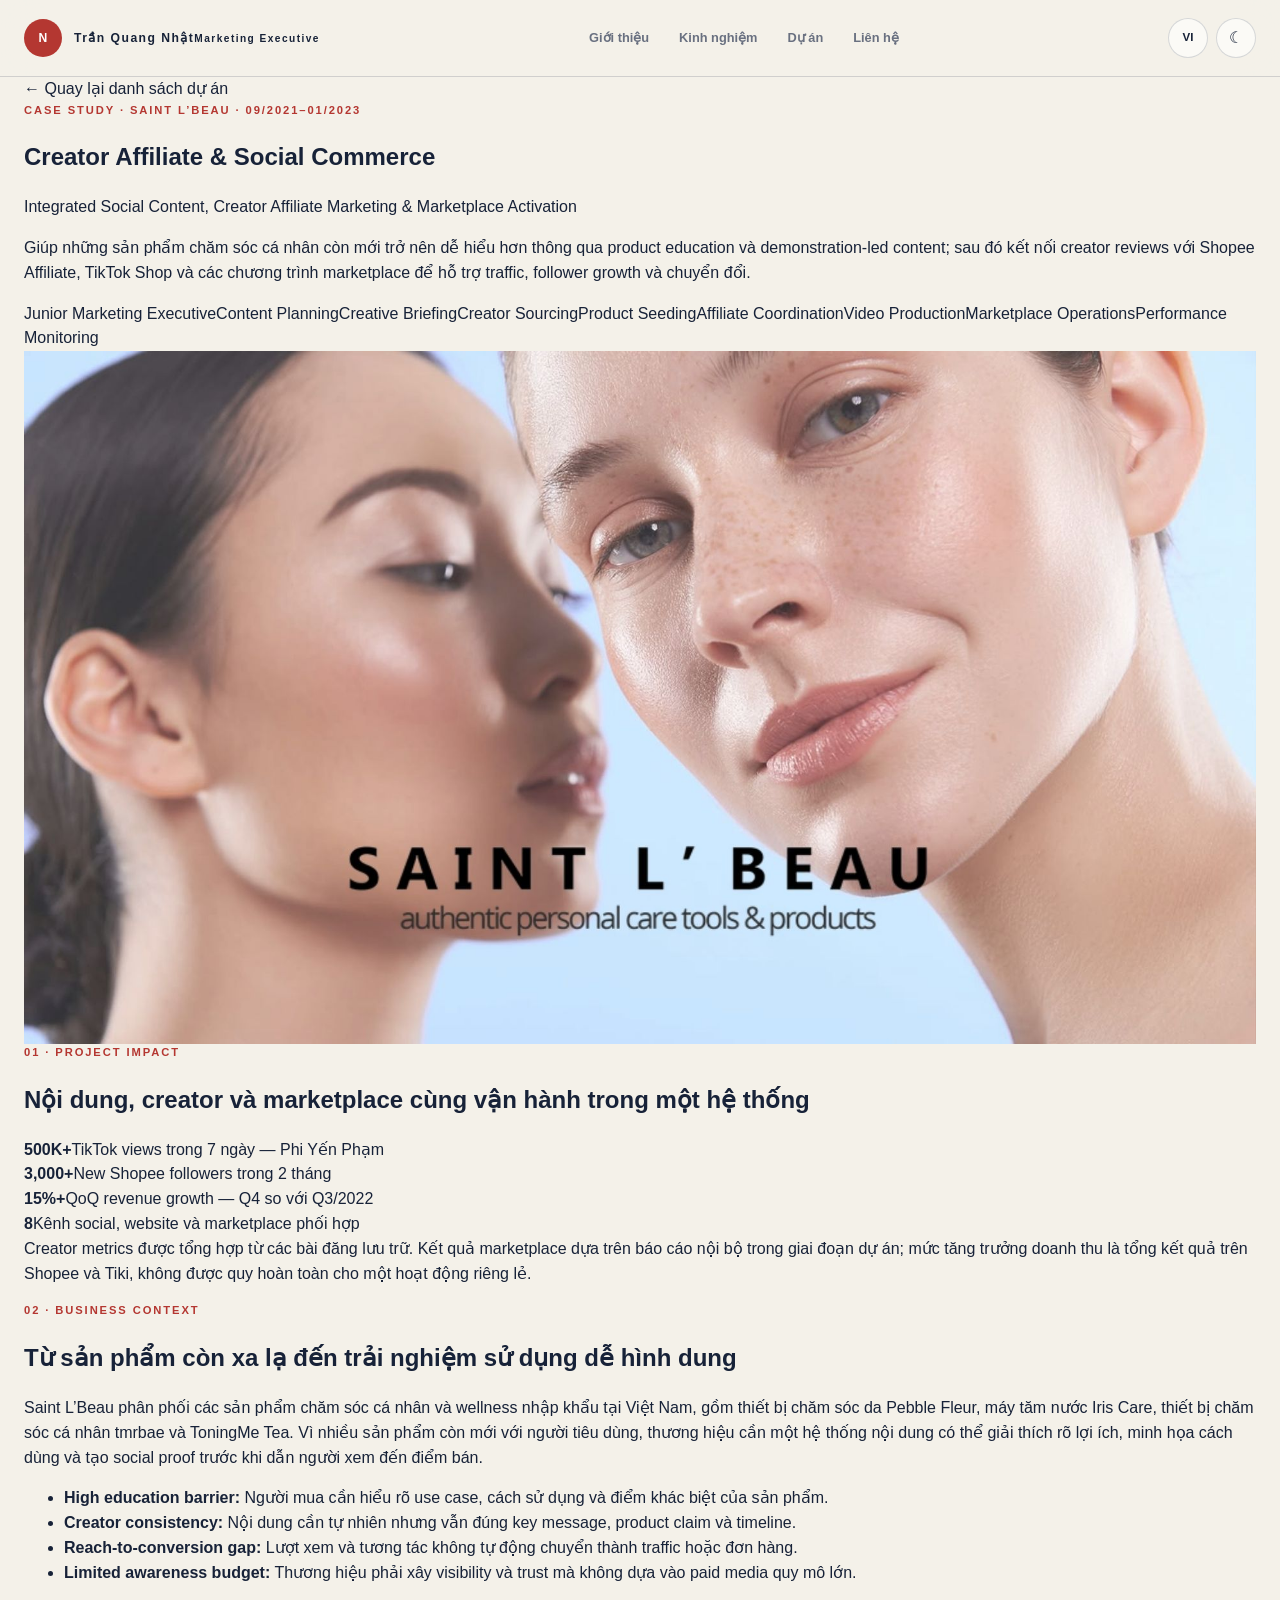
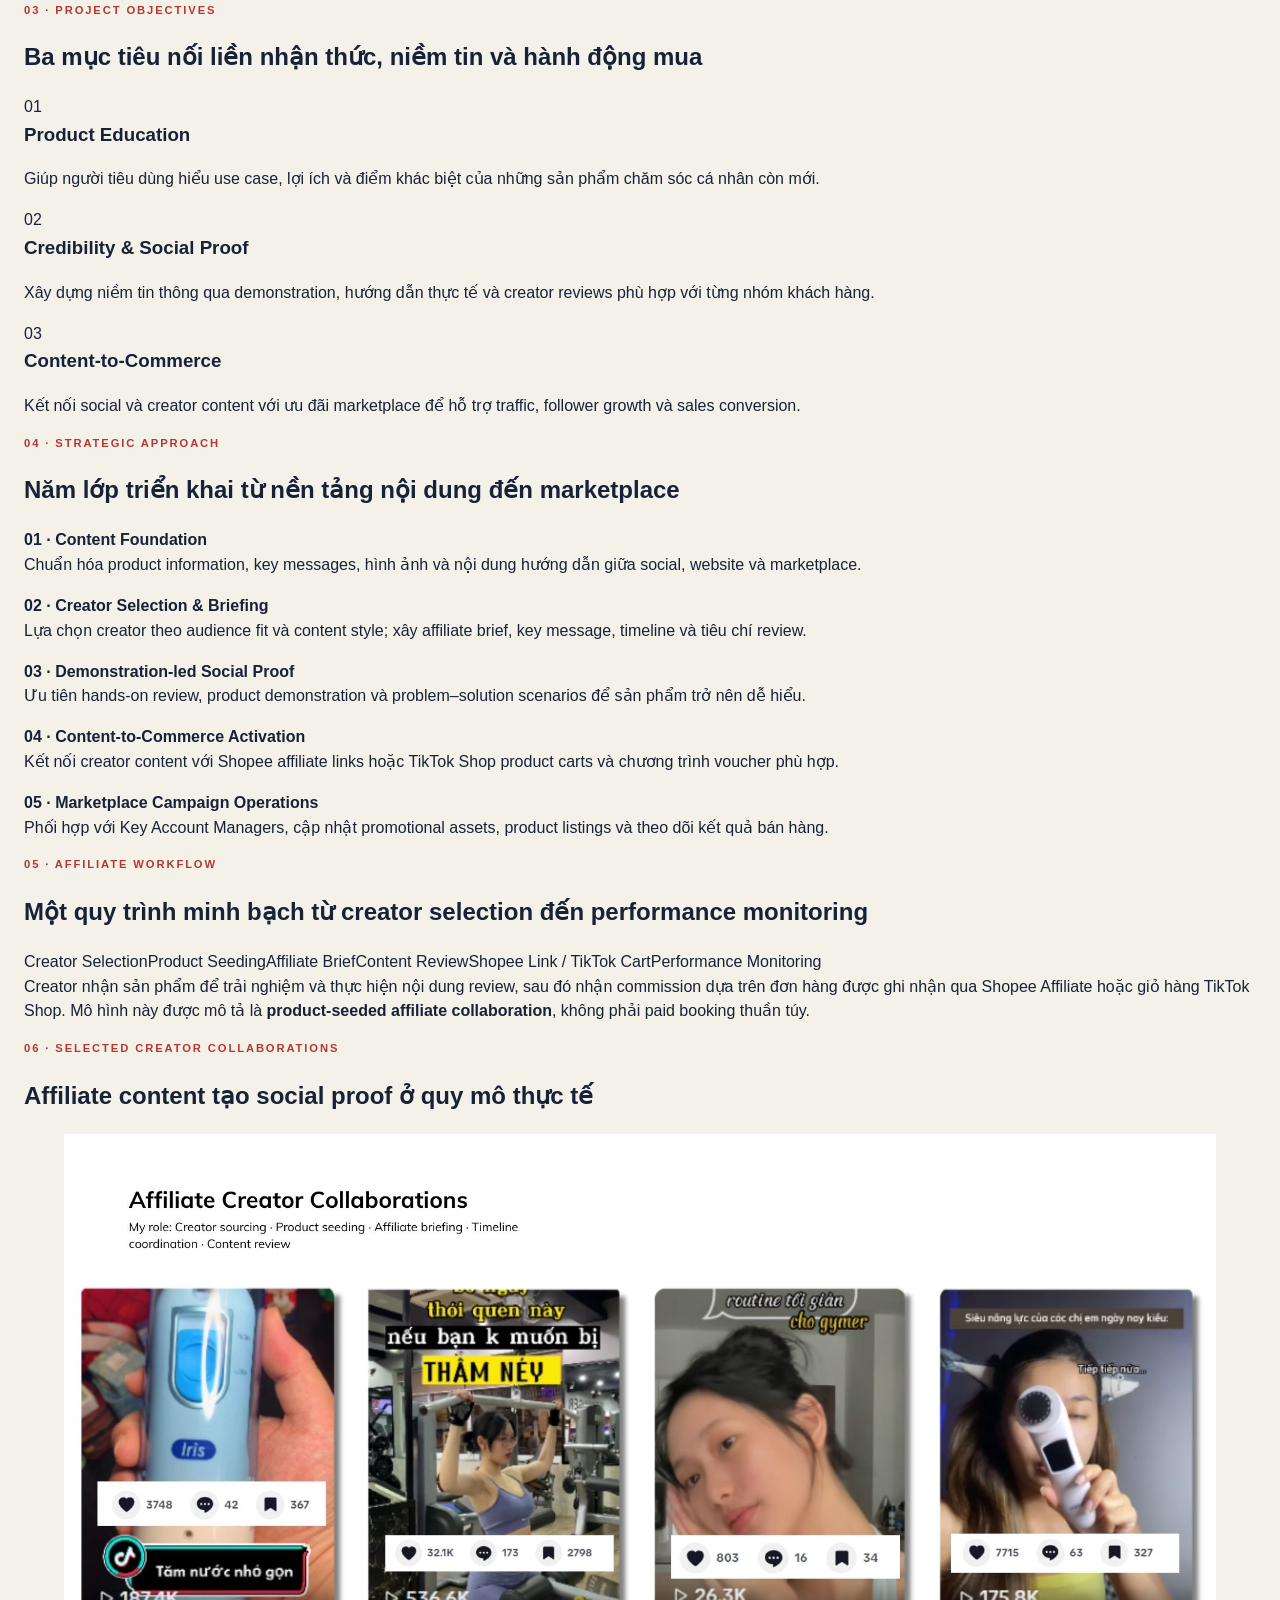
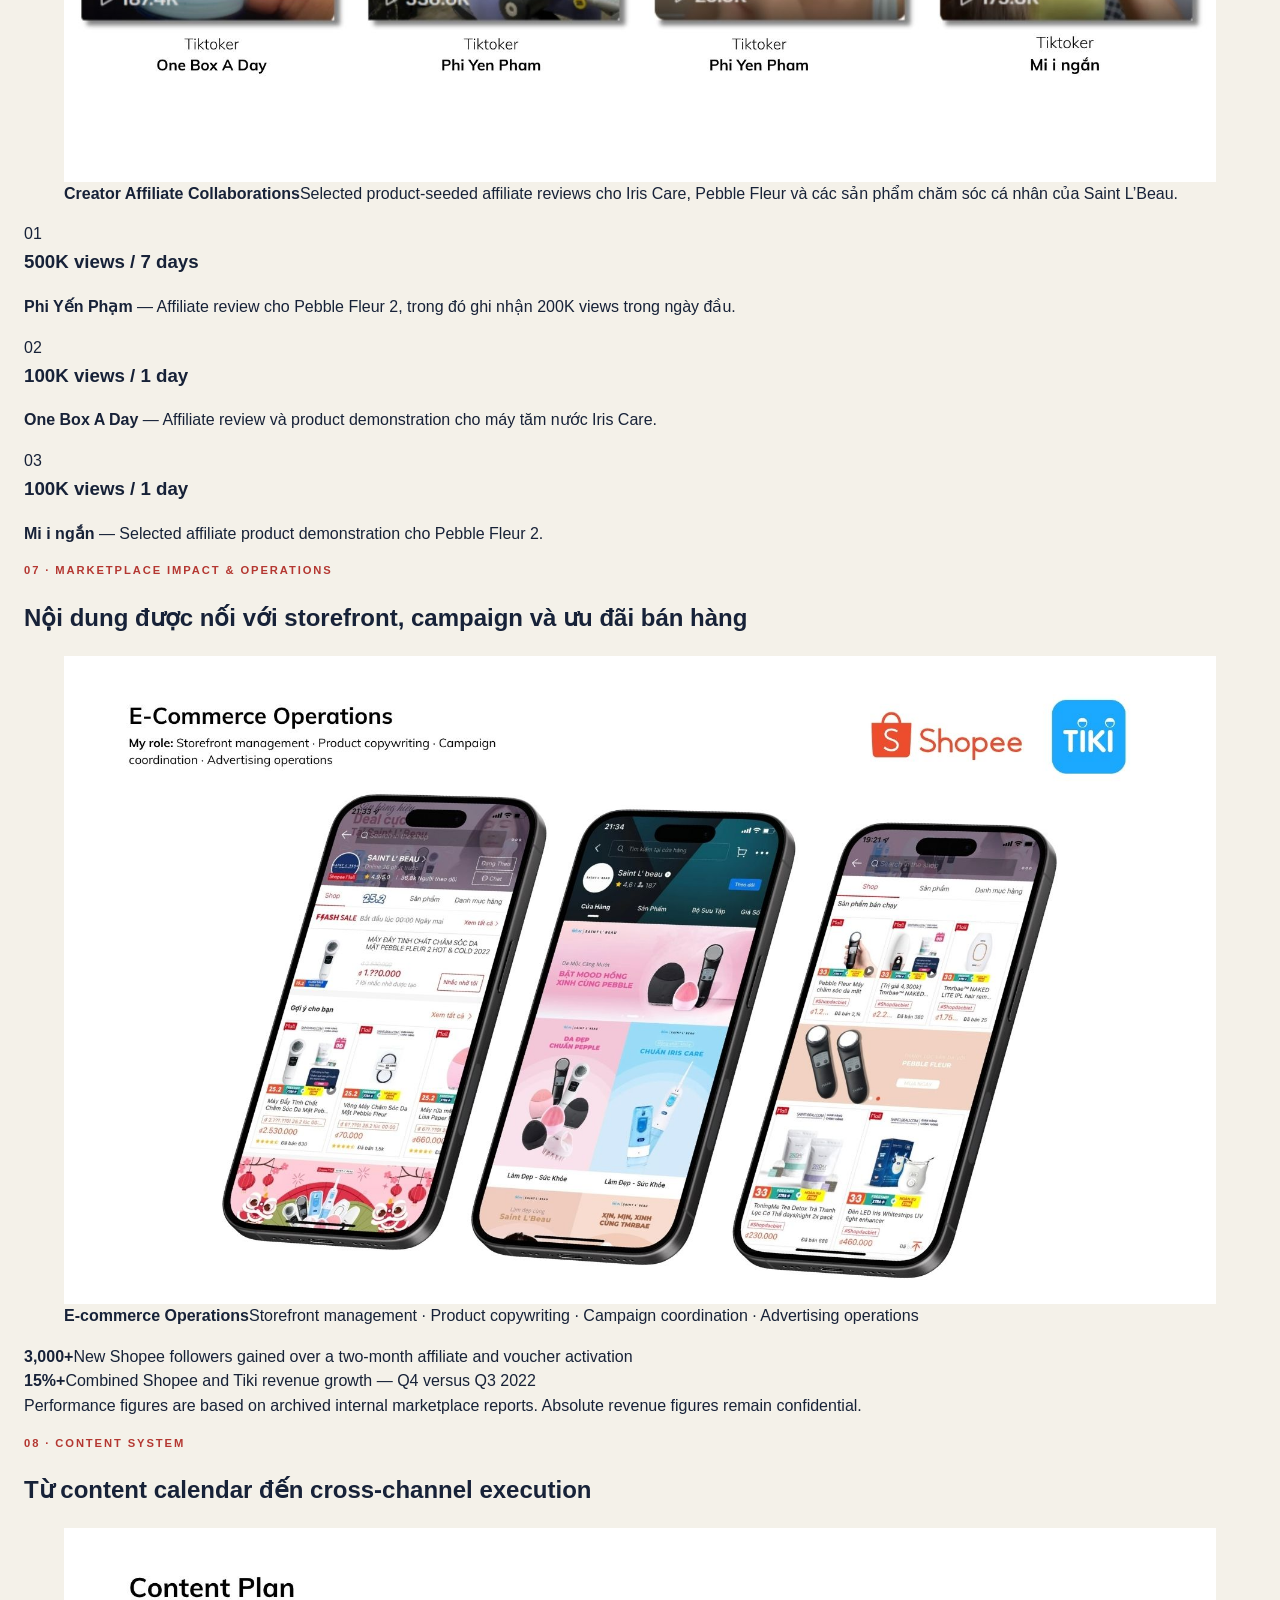
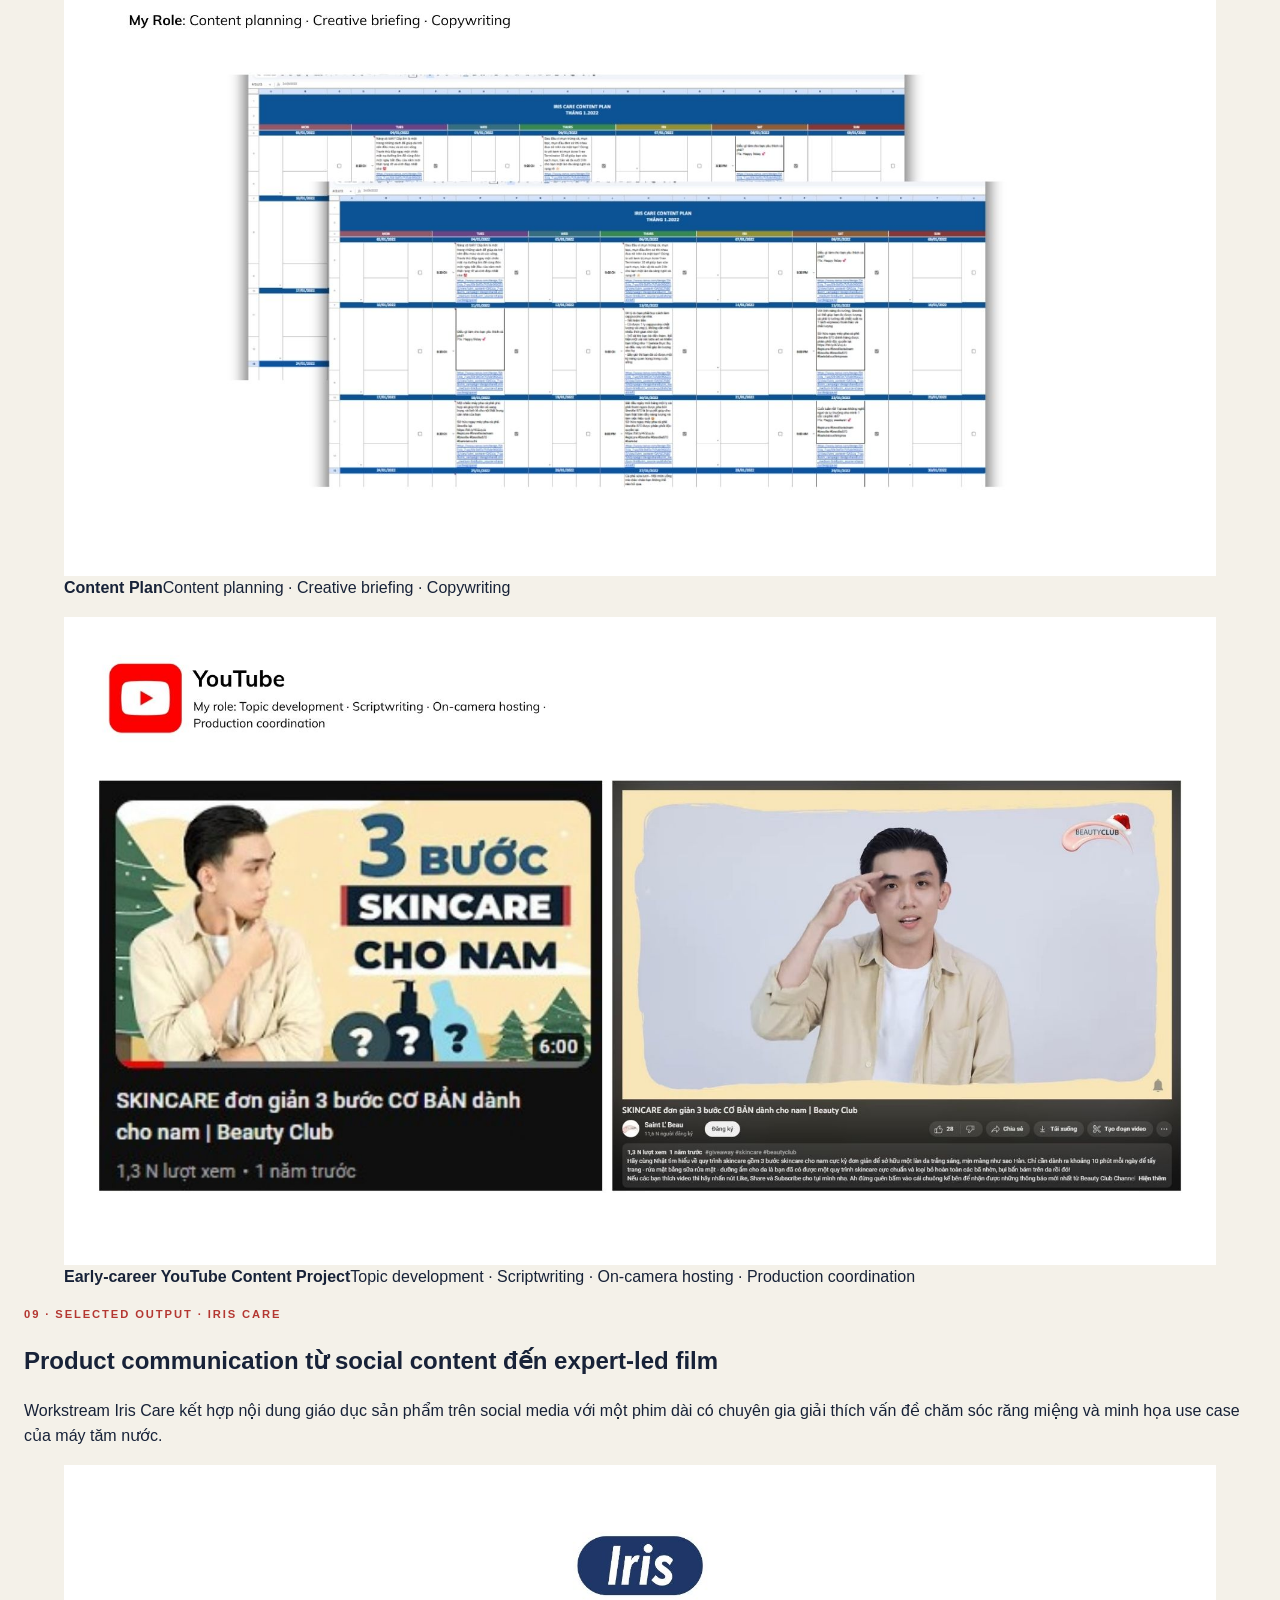
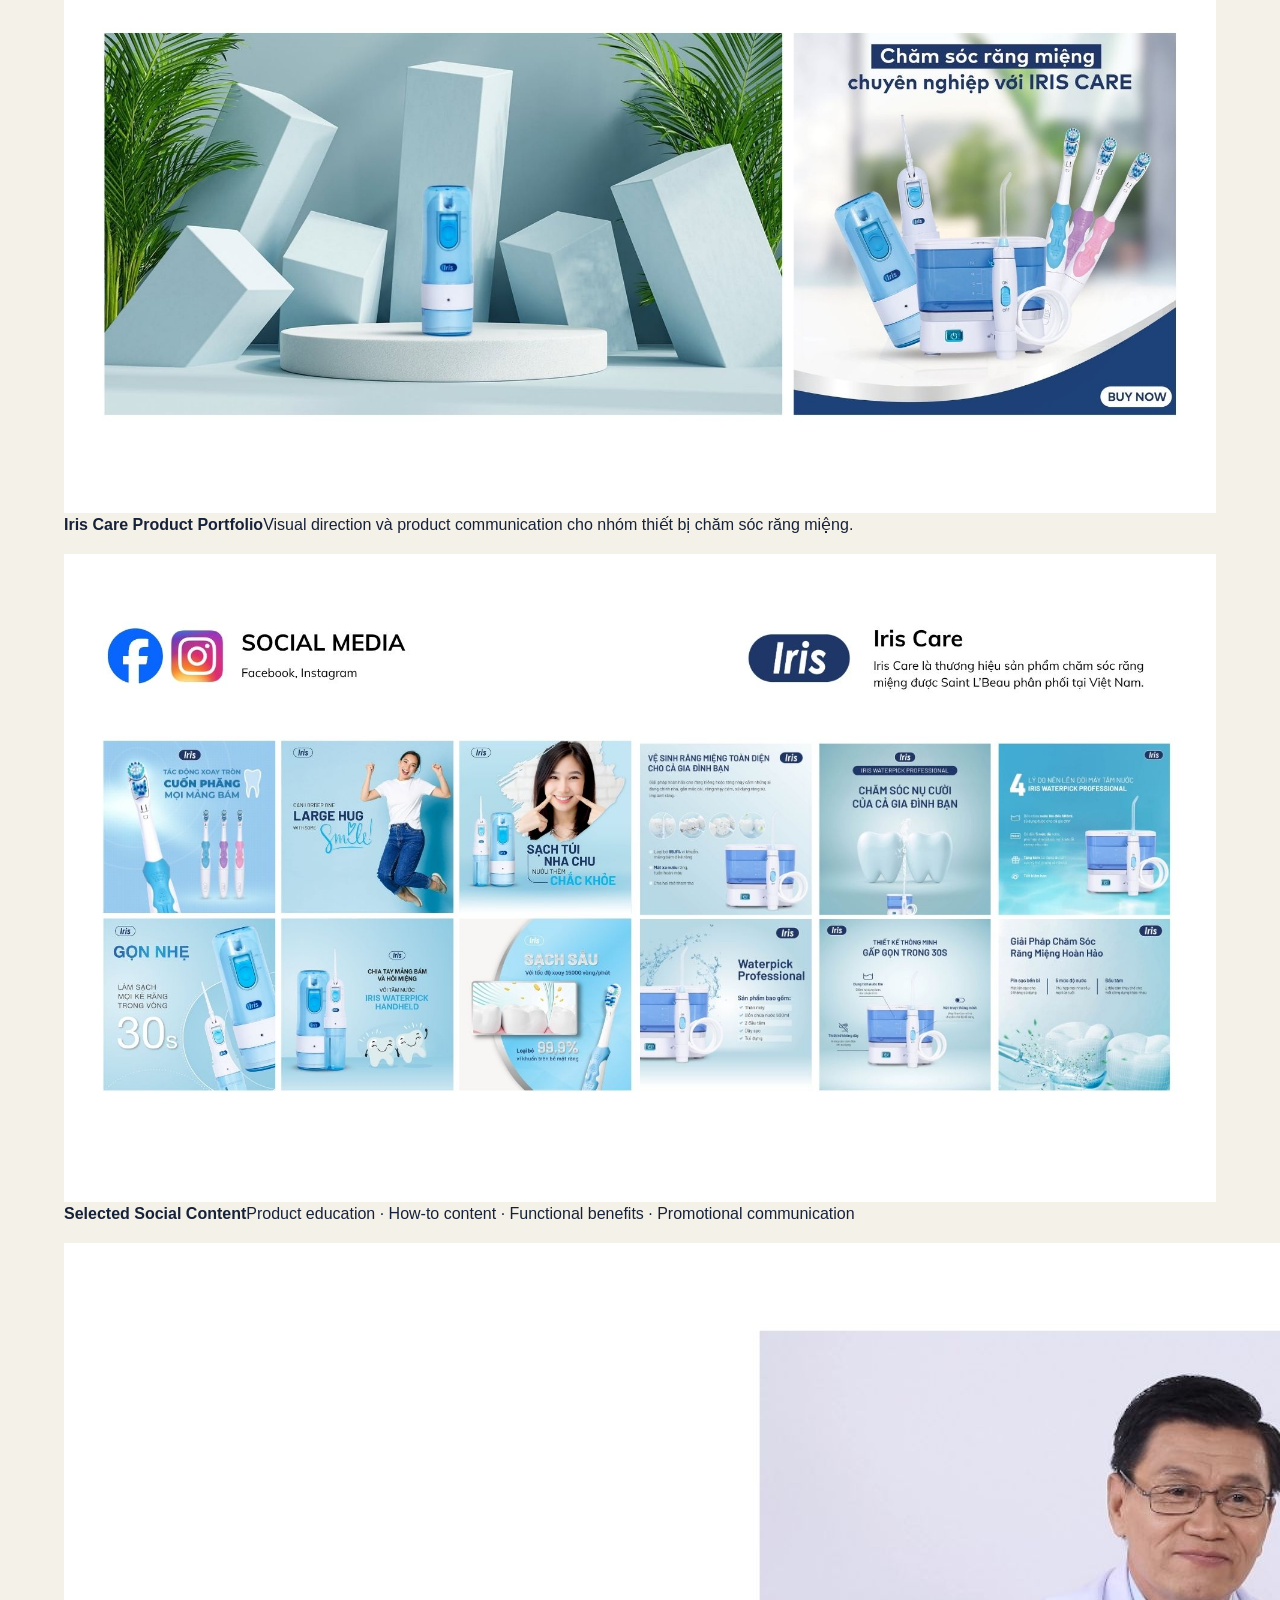
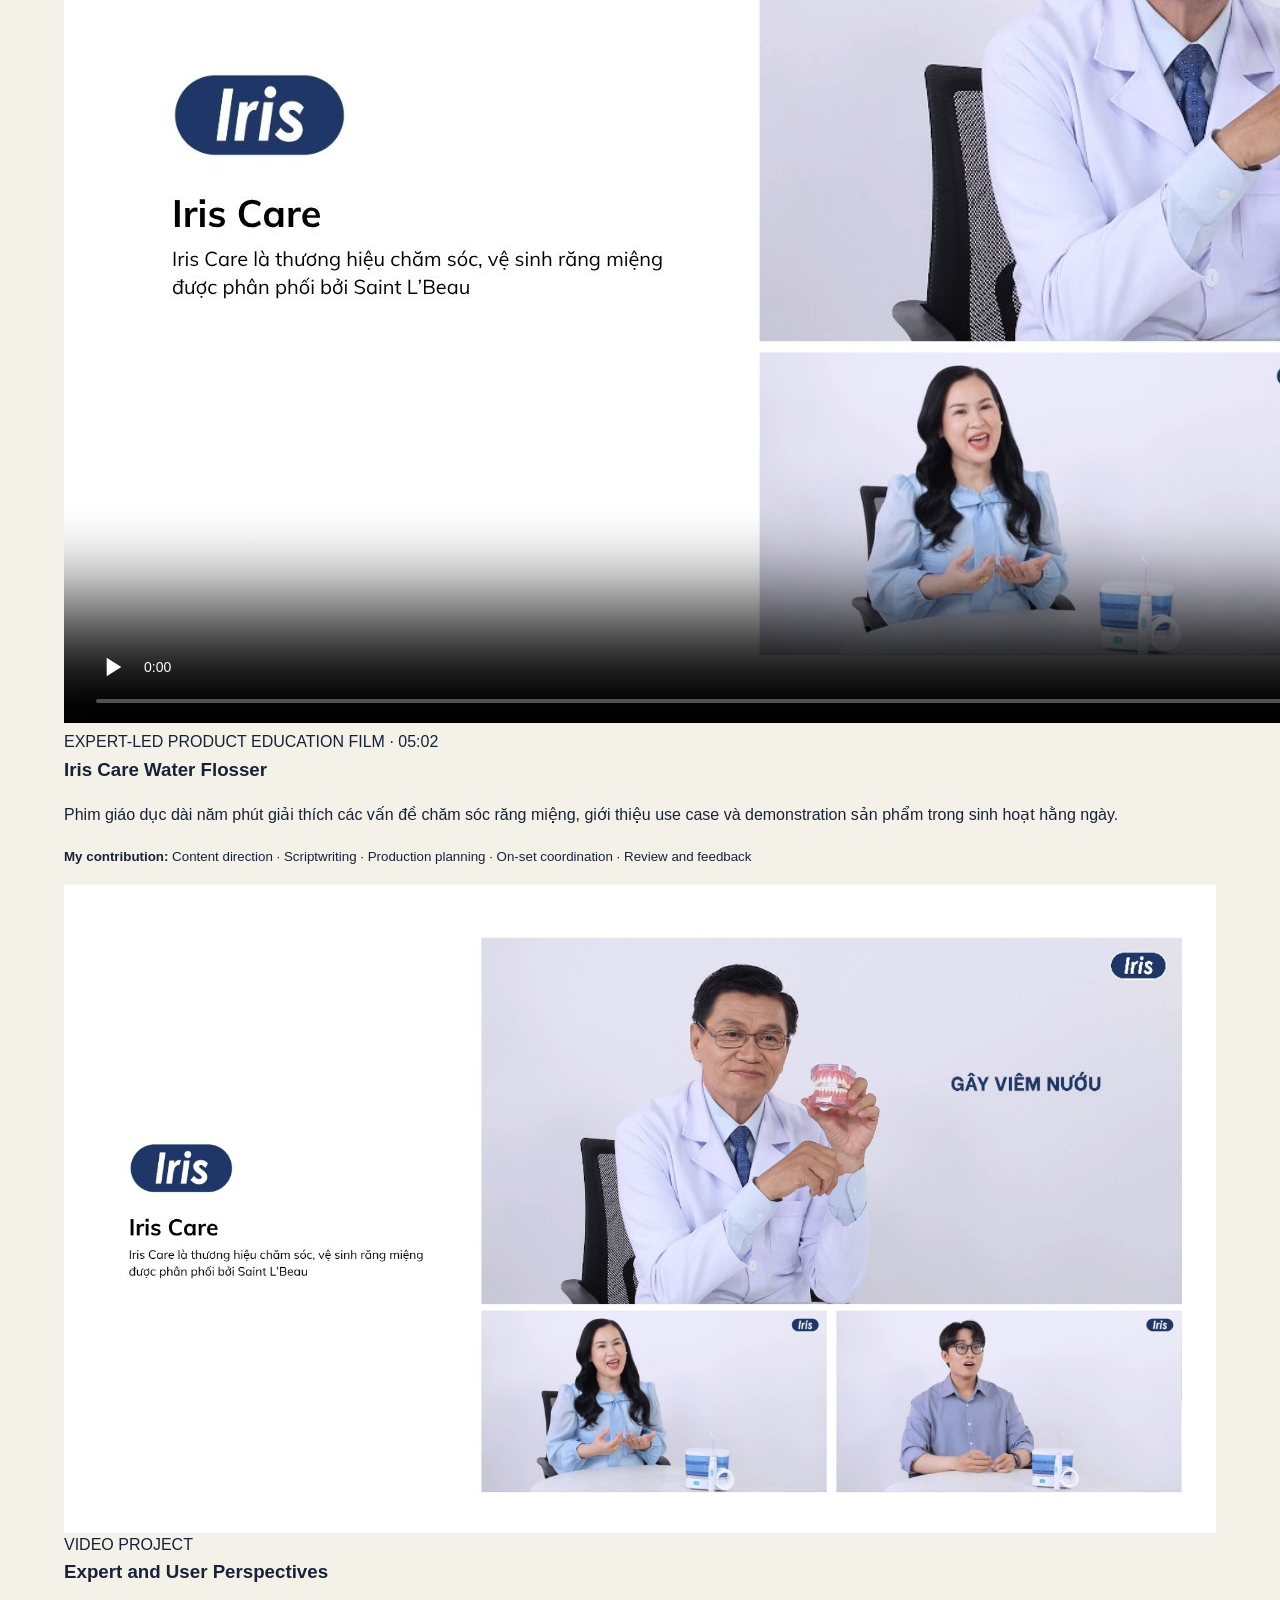
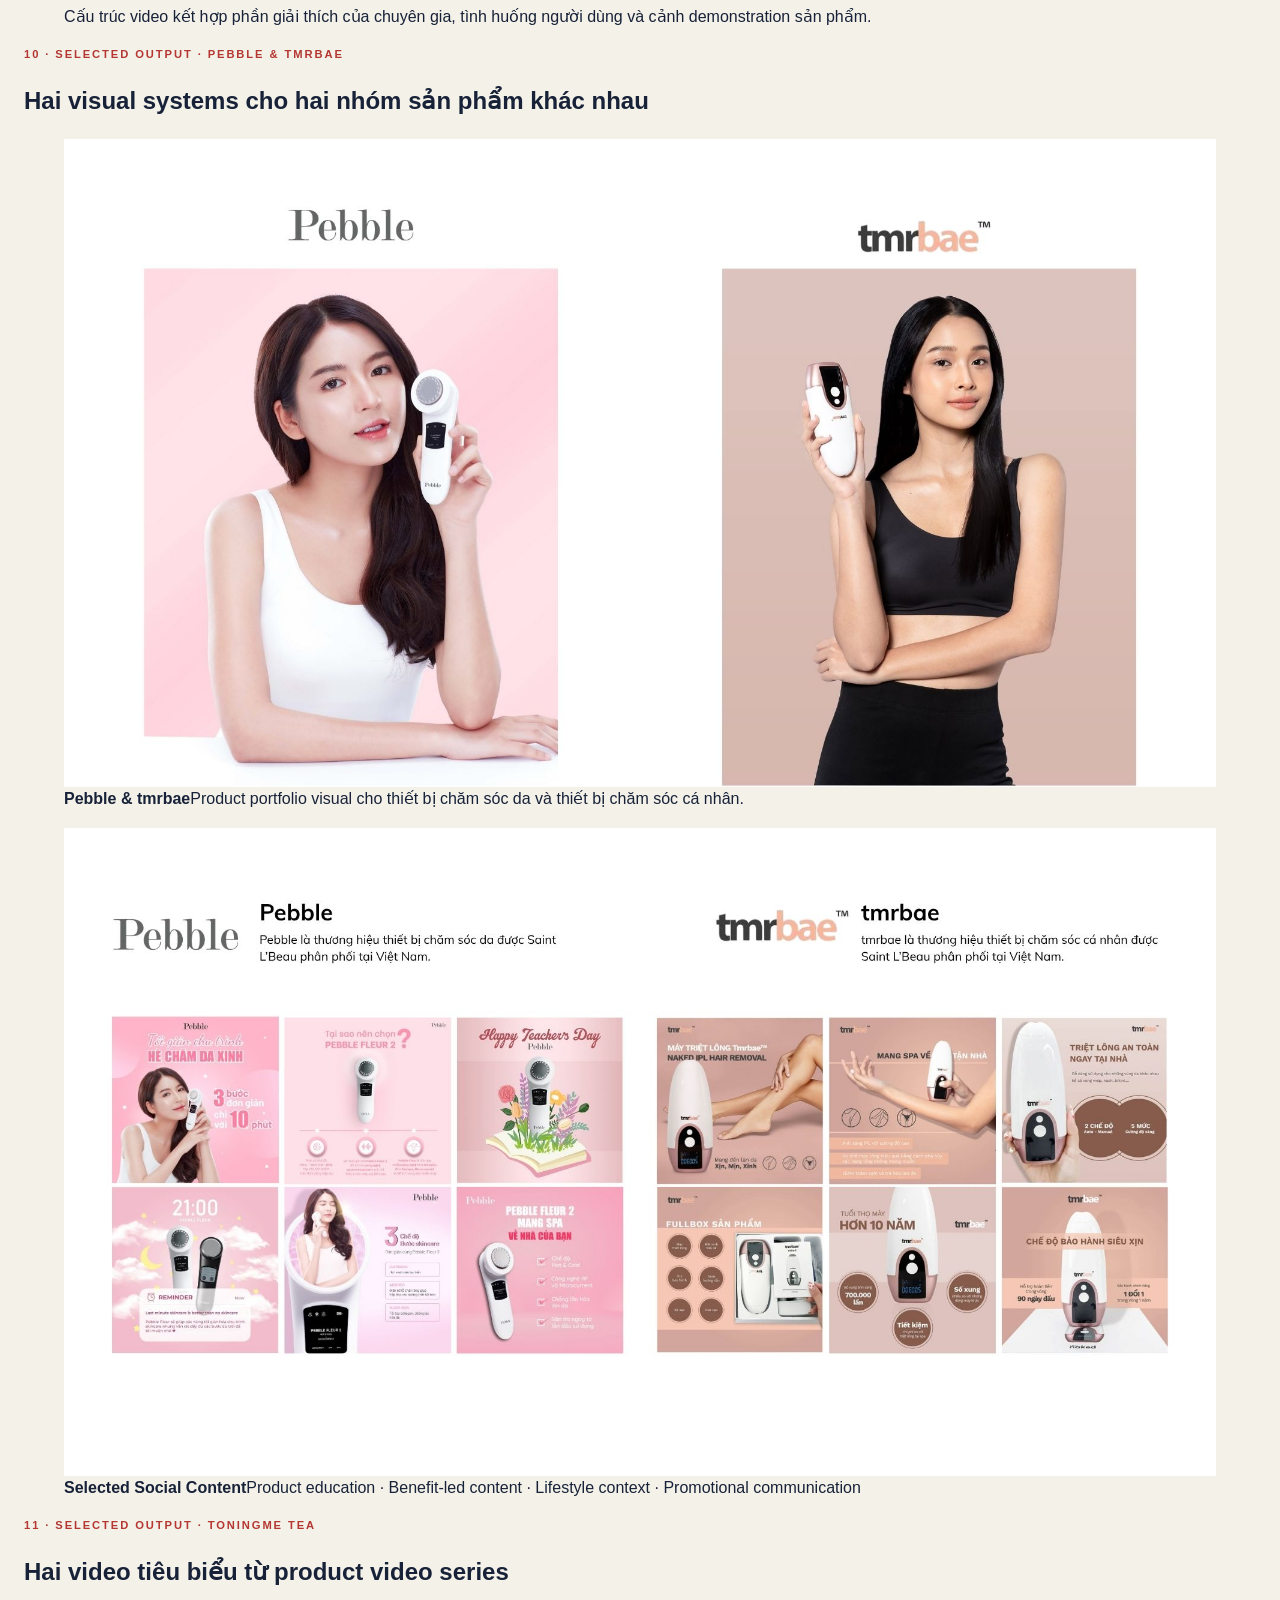
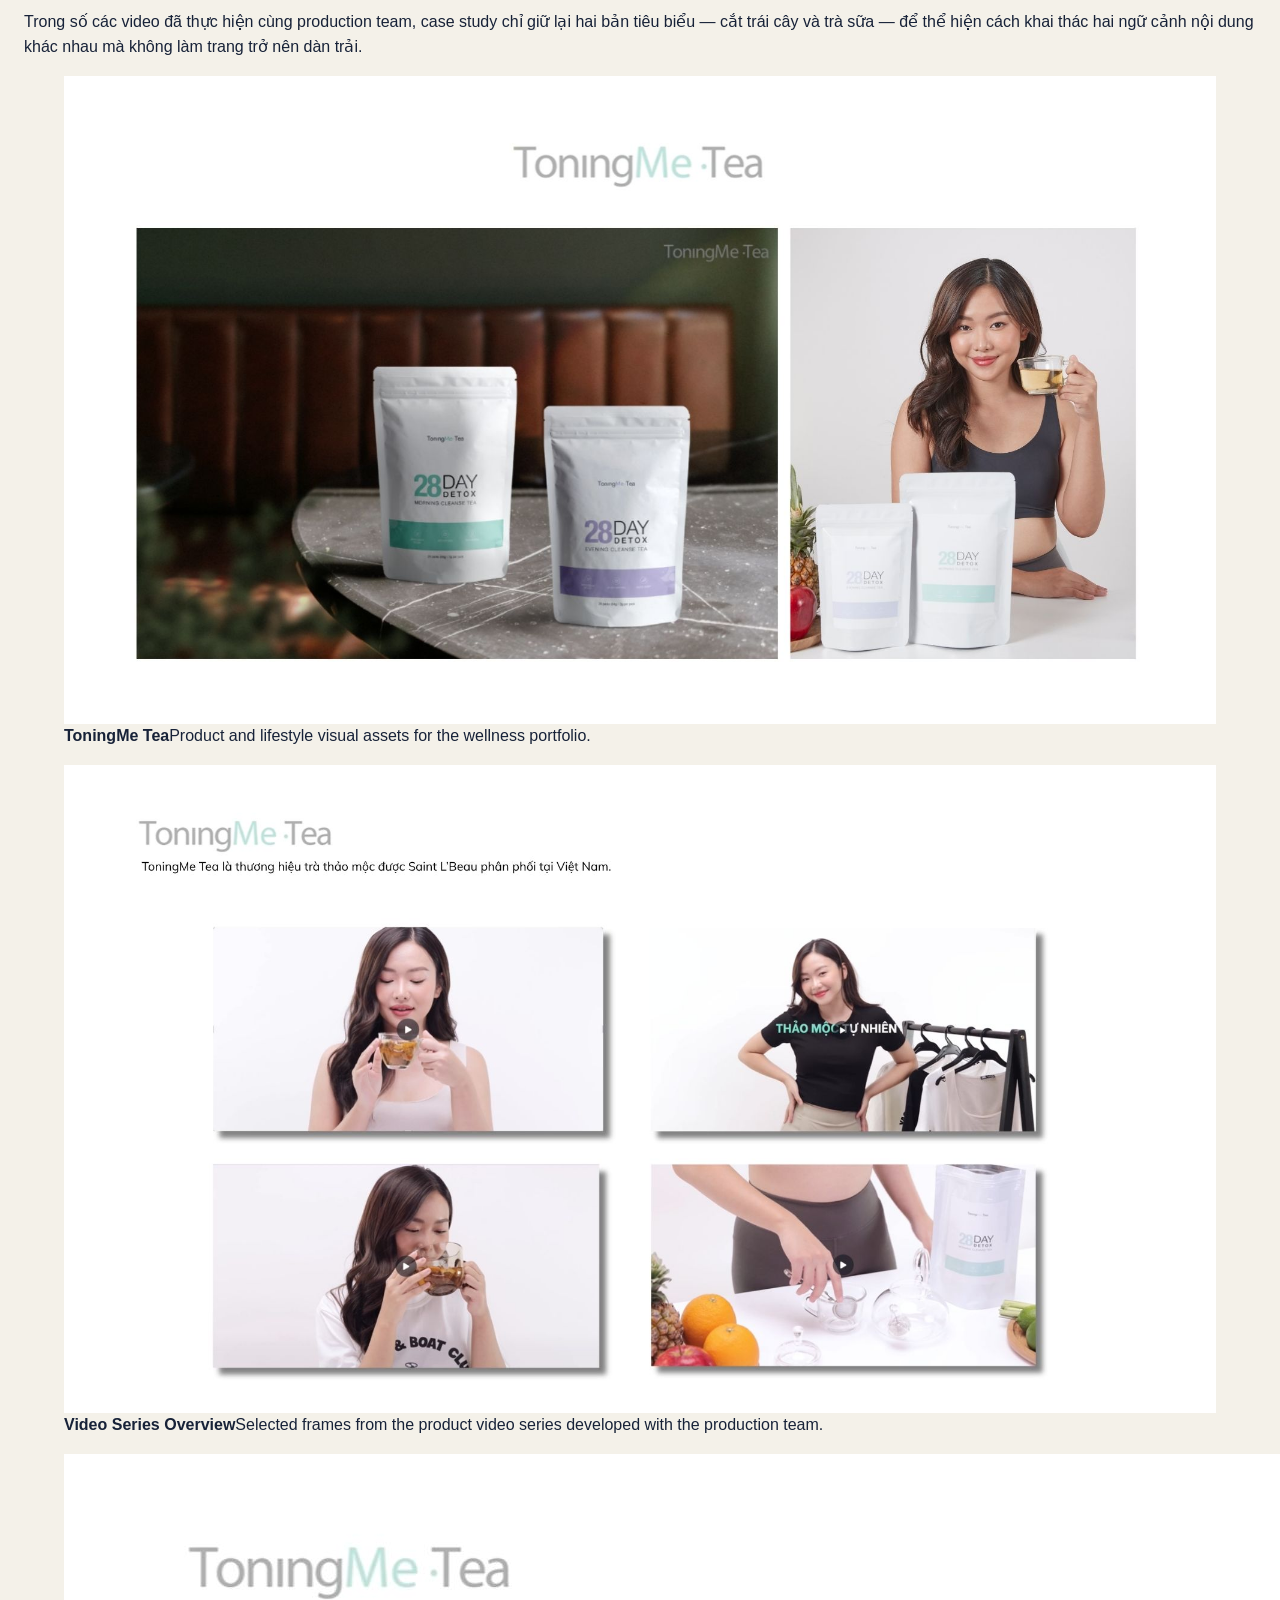
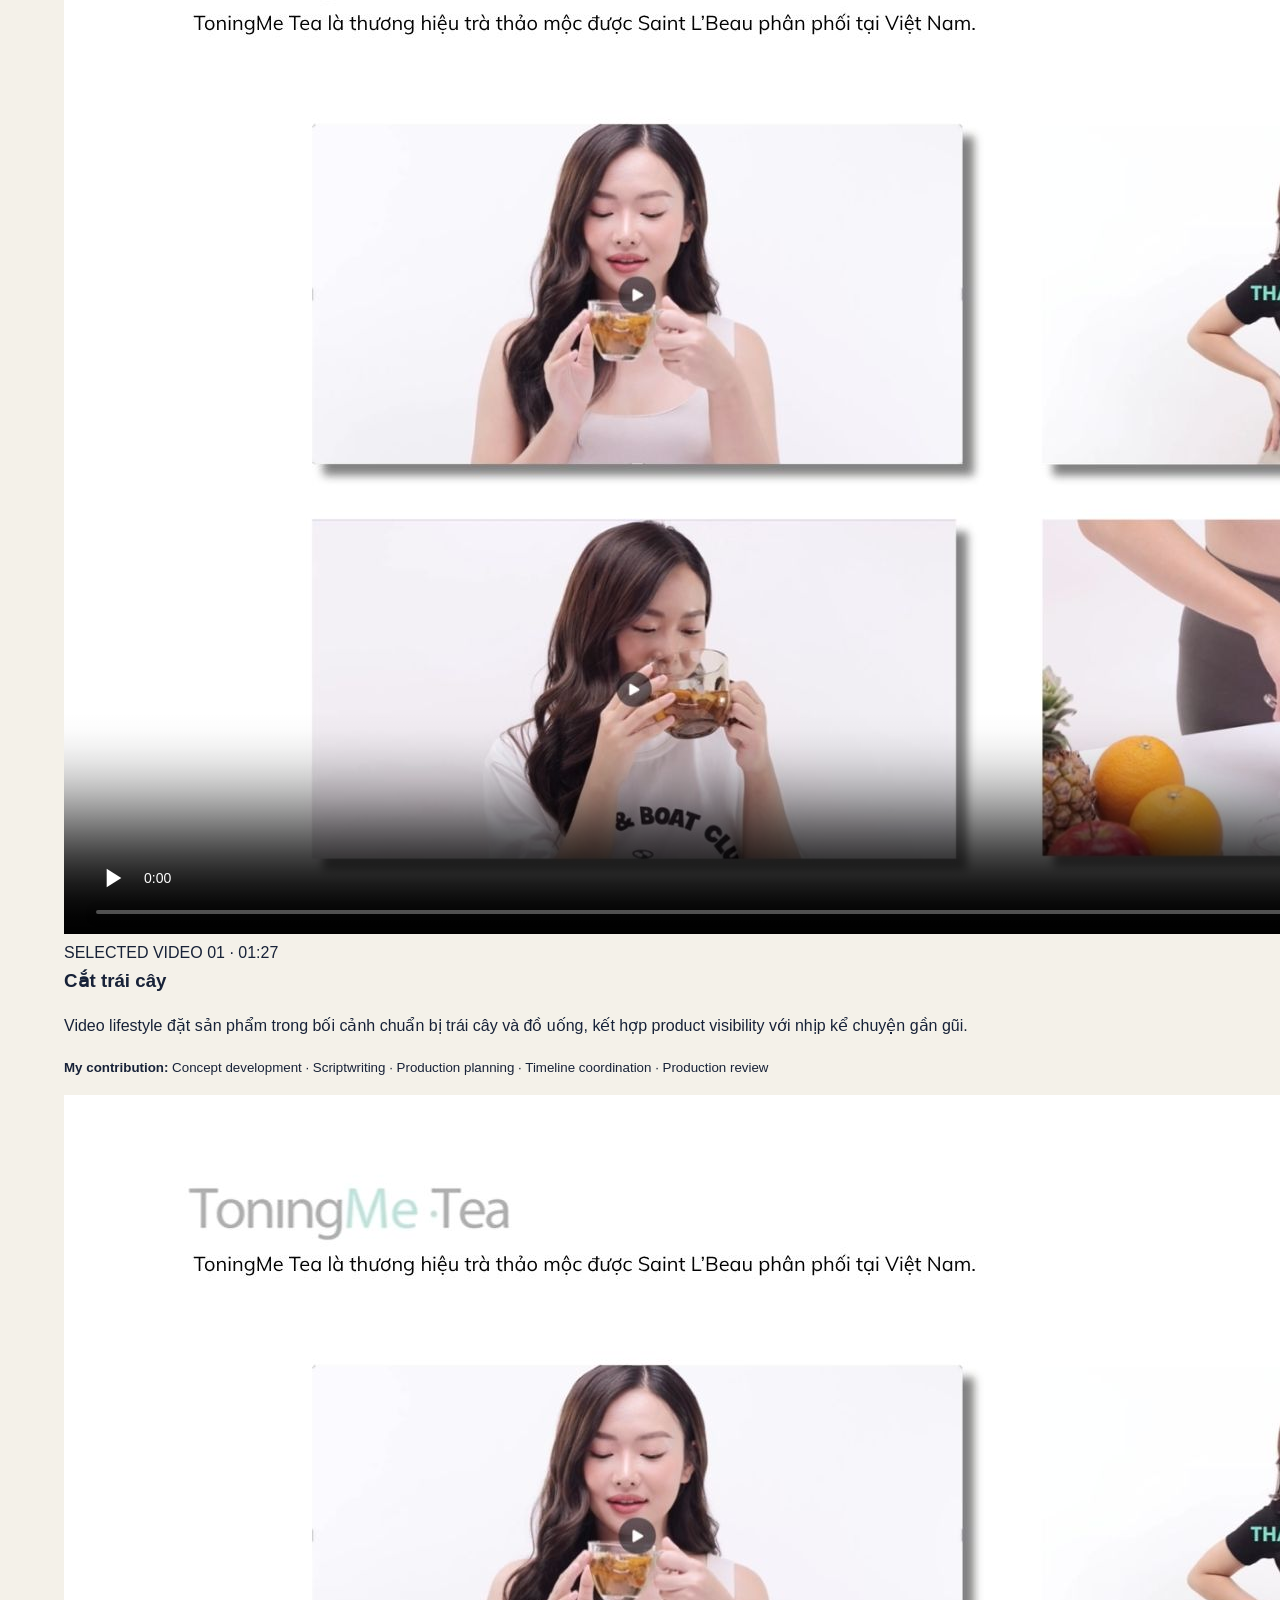
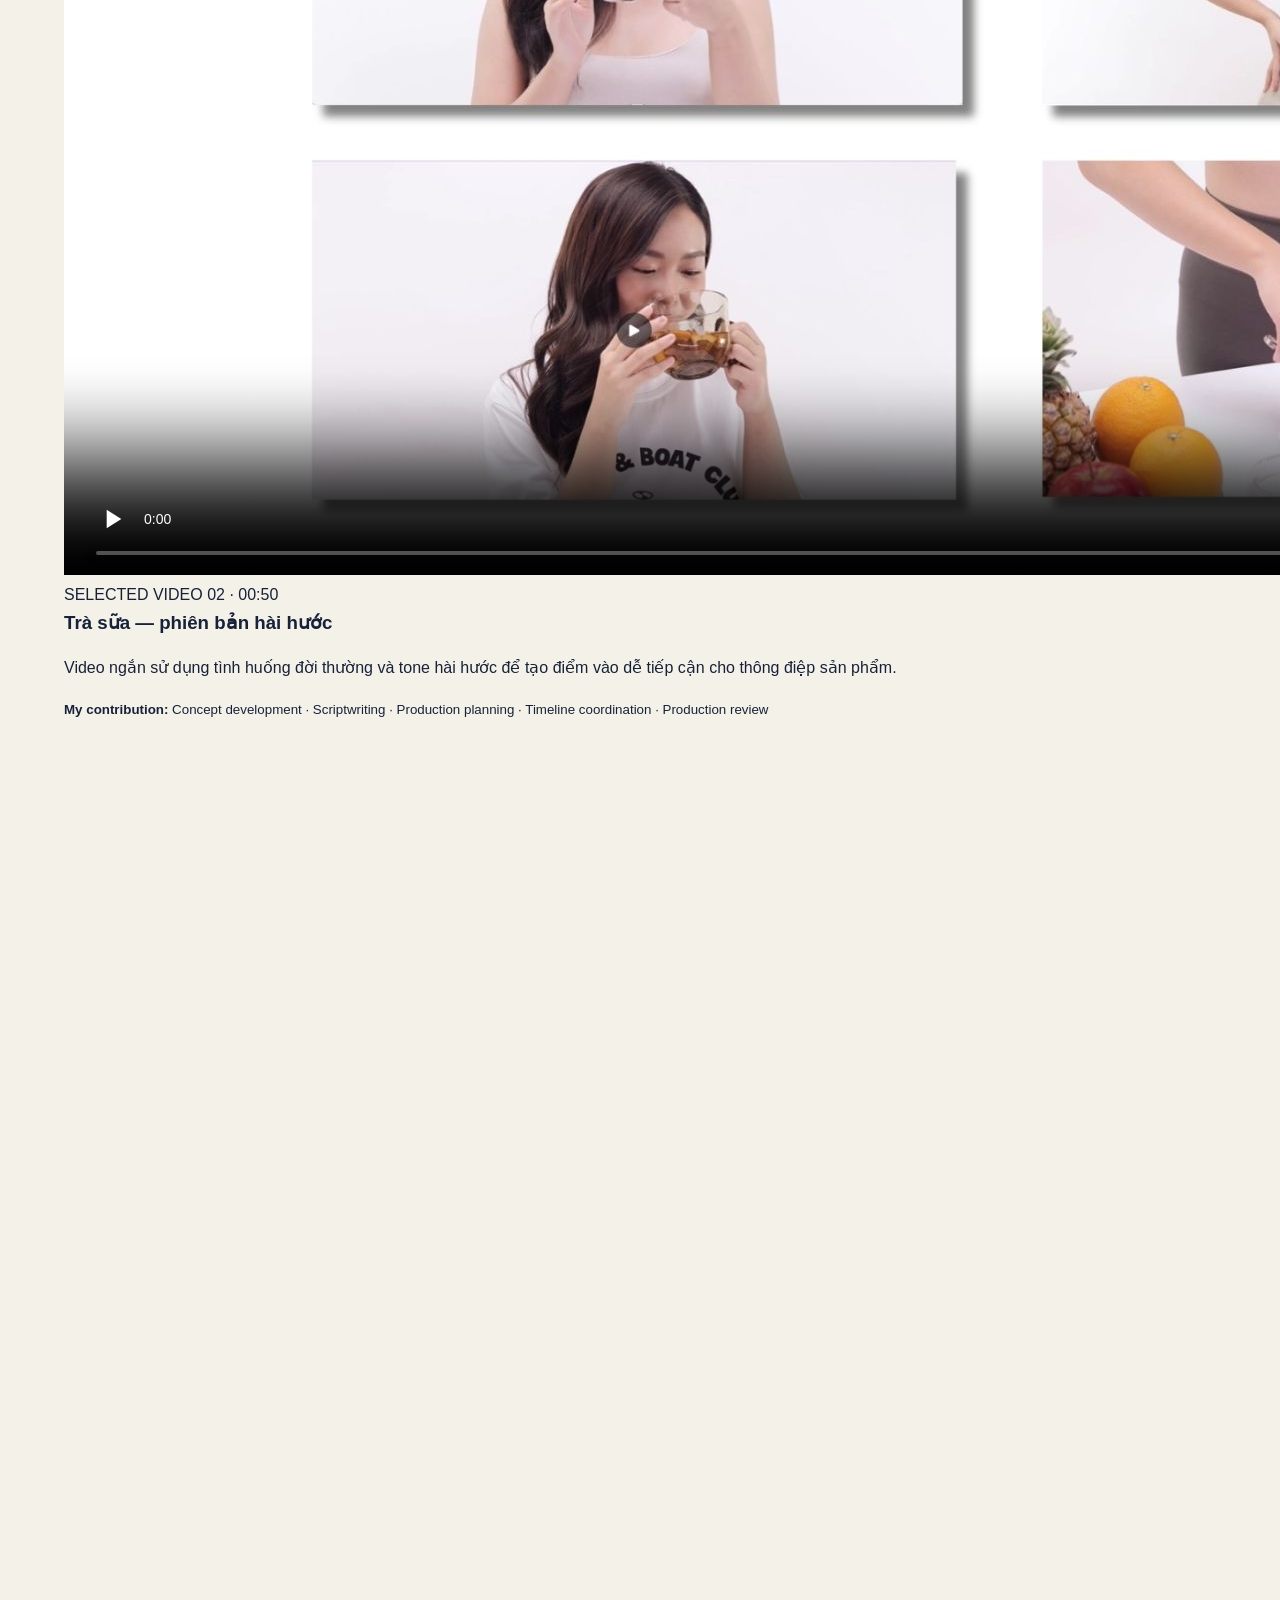
<file: projects/saint-lbeau-creator-affiliate-social-commerce.html>
<!DOCTYPE html>
<html lang="vi" data-theme="light">
<head>
  <meta charset="UTF-8" />
  <meta name="viewport" content="width=device-width, initial-scale=1.0" />
  <meta name="description" content="Saint L’Beau — case study về creator affiliate, social content và marketplace activation của Trần Quang Nhật." />
  <meta name="author" content="Trần Quang Nhật" />
  <meta property="og:title" content="Saint L’Beau Creator Affiliate & Social Commerce | Trần Quang Nhật" />
  <meta property="og:description" content="Kết nối product education, creator affiliate và marketplace operations để hỗ trợ tăng trưởng social commerce." />
  <meta property="og:type" content="article" />
  <meta property="og:image" content="../assets/images/projects/saint-lbeau/saint-lbeau-project-cover.jpg" />
  <link rel="icon" type="image/png" href="../assets/images/favicon.png" />
  <link rel="stylesheet" href="../assets/css/styles.css" />
  <title>Saint L’Beau Creator Affiliate & Social Commerce | Trần Quang Nhật</title>
</head>
<body class="case-page portfolio-case-page slb-case-page">
  <div class="progress" id="scrollProgress"></div>
  <header class="site-header">
    <div class="container nav-wrap">
      <a class="brand" href="../index.html#home" aria-label="Về trang portfolio"><span class="brand-mark">N</span><span class="brand-copy"><strong>Trần Quang Nhật</strong><small>Marketing Executive</small></span></a>
      <nav class="desktop-nav" aria-label="Điều hướng chính"><a href="../index.html#about">Giới thiệu</a><a href="../index.html#experience">Kinh nghiệm</a><a href="../index.html#projects">Dự án</a><a href="../index.html#contact">Liên hệ</a></nav>
      <div class="nav-actions"><button class="text-toggle" id="langToggle" type="button" aria-label="Đổi ngôn ngữ">EN</button><button class="icon-button" id="themeToggle" type="button" aria-label="Đổi giao diện sáng tối">☾</button><button class="icon-button mobile-only" id="menuToggle" type="button" aria-label="Mở menu">☰</button></div>
    </div>
    <nav class="mobile-nav" id="mobileNav" aria-label="Điều hướng di động"><a href="../index.html#about">Giới thiệu</a><a href="../index.html#experience">Kinh nghiệm</a><a href="../index.html#projects">Dự án</a><a href="../index.html#contact">Liên hệ</a></nav>
  </header>

  <main>
    <section class="case-hero">
      <div class="container">
        <a class="case-back-link" href="../index.html#projects"><span aria-hidden="true">←</span> Quay lại danh sách dự án</a>
        <div class="case-header-grid">
          <div class="reveal">
            <p class="eyebrow">CASE STUDY · SAINT L’BEAU · 09/2021–01/2023</p>
            <h1 class="case-title">Creator Affiliate &amp; Social Commerce</h1>
            <p class="case-subtitle">Integrated Social Content, Creator Affiliate Marketing &amp; Marketplace Activation</p>
            <p class="case-overview">Giúp những sản phẩm chăm sóc cá nhân còn mới trở nên dễ hiểu hơn thông qua product education và demonstration-led content; sau đó kết nối creator reviews với Shopee Affiliate, TikTok Shop và các chương trình marketplace để hỗ trợ traffic, follower growth và chuyển đổi.</p>
            <div class="case-role-tags" aria-label="Phạm vi công việc"><span>Junior Marketing Executive</span><span>Content Planning</span><span>Creative Briefing</span><span>Creator Sourcing</span><span>Product Seeding</span><span>Affiliate Coordination</span><span>Video Production</span><span>Marketplace Operations</span><span>Performance Monitoring</span></div>
          </div>
          <div class="case-hero-visual reveal"><img src="../assets/images/projects/saint-lbeau/saint-lbeau-case-study-hero.jpg" alt="Hình ảnh thương hiệu Saint L’Beau trong dự án social commerce" /></div>
        </div>
      </div>
    </section>

    <section class="case-section case-impact-section" aria-labelledby="slb-impact-title">
      <div class="container">
        <div class="case-section-heading reveal"><p class="eyebrow">01 · PROJECT IMPACT</p><h2 id="slb-impact-title">Nội dung, creator và marketplace cùng vận hành trong một hệ thống</h2></div>
        <div class="case-impact-grid reveal">
          <article class="case-impact-card"><strong>500K+</strong><span>TikTok views trong 7 ngày — Phi Yến Phạm</span></article>
          <article class="case-impact-card"><strong>3,000+</strong><span>New Shopee followers trong 2 tháng</span></article>
          <article class="case-impact-card"><strong>15%+</strong><span>QoQ revenue growth — Q4 so với Q3/2022</span></article>
          <article class="case-impact-card case-impact-card-dark"><strong>8</strong><span>Kênh social, website và marketplace phối hợp</span></article>
        </div>
        <p class="case-measurement-note reveal">Creator metrics được tổng hợp từ các bài đăng lưu trữ. Kết quả marketplace dựa trên báo cáo nội bộ trong giai đoạn dự án; mức tăng trưởng doanh thu là tổng kết quả trên Shopee và Tiki, không được quy hoàn toàn cho một hoạt động riêng lẻ.</p>
      </div>
    </section>

    <section class="case-section case-context-section" aria-labelledby="slb-context-title">
      <div class="container"><div class="case-context-card reveal">
        <div><p class="eyebrow">02 · BUSINESS CONTEXT</p><h2 id="slb-context-title">Từ sản phẩm còn xa lạ đến trải nghiệm sử dụng dễ hình dung</h2></div>
        <div class="case-copy"><p>Saint L’Beau phân phối các sản phẩm chăm sóc cá nhân và wellness nhập khẩu tại Việt Nam, gồm thiết bị chăm sóc da Pebble Fleur, máy tăm nước Iris Care, thiết bị chăm sóc cá nhân tmrbae và ToningMe Tea. Vì nhiều sản phẩm còn mới với người tiêu dùng, thương hiệu cần một hệ thống nội dung có thể giải thích rõ lợi ích, minh họa cách dùng và tạo social proof trước khi dẫn người xem đến điểm bán.</p><ul><li><strong>High education barrier:</strong> Người mua cần hiểu rõ use case, cách sử dụng và điểm khác biệt của sản phẩm.</li><li><strong>Creator consistency:</strong> Nội dung cần tự nhiên nhưng vẫn đúng key message, product claim và timeline.</li><li><strong>Reach-to-conversion gap:</strong> Lượt xem và tương tác không tự động chuyển thành traffic hoặc đơn hàng.</li><li><strong>Limited awareness budget:</strong> Thương hiệu phải xây visibility và trust mà không dựa vào paid media quy mô lớn.</li></ul></div>
      </div></div>
    </section>

    <section class="case-section" aria-labelledby="slb-objectives-title">
      <div class="container">
        <div class="case-section-heading reveal"><p class="eyebrow">03 · PROJECT OBJECTIVES</p><h2 id="slb-objectives-title">Ba mục tiêu nối liền nhận thức, niềm tin và hành động mua</h2></div>
        <div class="case-card-grid three">
          <article class="case-info-card reveal"><span class="case-number">01</span><h3>Product Education</h3><p>Giúp người tiêu dùng hiểu use case, lợi ích và điểm khác biệt của những sản phẩm chăm sóc cá nhân còn mới.</p></article>
          <article class="case-info-card reveal"><span class="case-number">02</span><h3>Credibility &amp; Social Proof</h3><p>Xây dựng niềm tin thông qua demonstration, hướng dẫn thực tế và creator reviews phù hợp với từng nhóm khách hàng.</p></article>
          <article class="case-info-card reveal"><span class="case-number">03</span><h3>Content-to-Commerce</h3><p>Kết nối social và creator content với ưu đãi marketplace để hỗ trợ traffic, follower growth và sales conversion.</p></article>
        </div>
      </div>
    </section>

    <section class="case-section case-soft-section" aria-labelledby="slb-strategy-title">
      <div class="container">
        <div class="case-section-heading reveal"><p class="eyebrow">04 · STRATEGIC APPROACH</p><h2 id="slb-strategy-title">Năm lớp triển khai từ nền tảng nội dung đến marketplace</h2></div>
        <div class="case-process-grid slb-strategy-grid">
          <article class="reveal"><strong>01 · Content Foundation</strong><p>Chuẩn hóa product information, key messages, hình ảnh và nội dung hướng dẫn giữa social, website và marketplace.</p></article>
          <article class="reveal"><strong>02 · Creator Selection &amp; Briefing</strong><p>Lựa chọn creator theo audience fit và content style; xây affiliate brief, key message, timeline và tiêu chí review.</p></article>
          <article class="reveal"><strong>03 · Demonstration-led Social Proof</strong><p>Ưu tiên hands-on review, product demonstration và problem–solution scenarios để sản phẩm trở nên dễ hiểu.</p></article>
          <article class="reveal"><strong>04 · Content-to-Commerce Activation</strong><p>Kết nối creator content với Shopee affiliate links hoặc TikTok Shop product carts và chương trình voucher phù hợp.</p></article>
          <article class="reveal"><strong>05 · Marketplace Campaign Operations</strong><p>Phối hợp với Key Account Managers, cập nhật promotional assets, product listings và theo dõi kết quả bán hàng.</p></article>
        </div>
      </div>
    </section>

    <section class="case-section" aria-labelledby="slb-workflow-title">
      <div class="container">
        <div class="case-section-heading reveal"><p class="eyebrow">05 · AFFILIATE WORKFLOW</p><h2 id="slb-workflow-title">Một quy trình minh bạch từ creator selection đến performance monitoring</h2></div>
        <div class="case-journey reveal" aria-label="Quy trình creator affiliate"><span>Creator Selection</span><span>Product Seeding</span><span>Affiliate Brief</span><span>Content Review</span><span>Shopee Link / TikTok Cart</span><span>Performance Monitoring</span></div>
        <p class="case-note reveal">Creator nhận sản phẩm để trải nghiệm và thực hiện nội dung review, sau đó nhận commission dựa trên đơn hàng được ghi nhận qua Shopee Affiliate hoặc giỏ hàng TikTok Shop. Mô hình này được mô tả là <strong>product-seeded affiliate collaboration</strong>, không phải paid booking thuần túy.</p>
      </div>
    </section>

    <section class="case-section case-soft-section" aria-labelledby="slb-creator-title">
      <div class="container">
        <div class="case-section-heading reveal"><p class="eyebrow">06 · SELECTED CREATOR COLLABORATIONS</p><h2 id="slb-creator-title">Affiliate content tạo social proof ở quy mô thực tế</h2></div>
        <figure class="case-full-visual reveal"><img src="../assets/images/projects/saint-lbeau/creator-affiliate-collaborations.jpg" alt="Các video TikTok affiliate của One Box A Day, Phi Yến Phạm và những creator khác" loading="lazy" /><figcaption><strong>Creator Affiliate Collaborations</strong><span>Selected product-seeded affiliate reviews cho Iris Care, Pebble Fleur và các sản phẩm chăm sóc cá nhân của Saint L’Beau.</span></figcaption></figure>
        <div class="case-card-grid three case-section-spacer">
          <article class="case-info-card reveal"><span class="case-number">01</span><h3>500K views / 7 days</h3><p><strong>Phi Yến Phạm</strong> — Affiliate review cho Pebble Fleur 2, trong đó ghi nhận 200K views trong ngày đầu.</p></article>
          <article class="case-info-card reveal"><span class="case-number">02</span><h3>100K views / 1 day</h3><p><strong>One Box A Day</strong> — Affiliate review và product demonstration cho máy tăm nước Iris Care.</p></article>
          <article class="case-info-card reveal"><span class="case-number">03</span><h3>100K views / 1 day</h3><p><strong>Mi i ngắn</strong> — Selected affiliate product demonstration cho Pebble Fleur 2.</p></article>
        </div>
      </div>
    </section>

    <section class="case-section" aria-labelledby="slb-marketplace-title">
      <div class="container">
        <div class="case-section-heading reveal"><p class="eyebrow">07 · MARKETPLACE IMPACT &amp; OPERATIONS</p><h2 id="slb-marketplace-title">Nội dung được nối với storefront, campaign và ưu đãi bán hàng</h2></div>
        <figure class="case-full-visual reveal"><img src="../assets/images/projects/saint-lbeau/ecommerce-operations.jpg" alt="Gian hàng Saint L’Beau trên Shopee và Tiki" loading="lazy" /><figcaption><strong>E-commerce Operations</strong><span>Storefront management · Product copywriting · Campaign coordination · Advertising operations</span></figcaption></figure>
        <div class="case-impact-grid slb-impact-pair case-section-spacer reveal">
          <article class="case-impact-card"><strong>3,000+</strong><span>New Shopee followers gained over a two-month affiliate and voucher activation</span></article>
          <article class="case-impact-card case-impact-card-dark"><strong>15%+</strong><span>Combined Shopee and Tiki revenue growth — Q4 versus Q3 2022</span></article>
        </div>
        <p class="case-note reveal">Performance figures are based on archived internal marketplace reports. Absolute revenue figures remain confidential.</p>
      </div>
    </section>

    <section class="case-section case-soft-section" aria-labelledby="slb-content-system-title">
      <div class="container">
        <div class="case-section-heading reveal"><p class="eyebrow">08 · CONTENT SYSTEM</p><h2 id="slb-content-system-title">Từ content calendar đến cross-channel execution</h2></div>
        <div class="case-gallery contain">
          <figure class="reveal"><img src="../assets/images/projects/saint-lbeau/content-plan.jpg" alt="Content plan của Iris Care" loading="lazy" /><figcaption><strong>Content Plan</strong><span>Content planning · Creative briefing · Copywriting</span></figcaption></figure>
          <figure class="reveal"><img src="../assets/images/projects/saint-lbeau/youtube-project.jpg" alt="Dự án video YouTube về chăm sóc da dành cho nam" loading="lazy" /><figcaption><strong>Early-career YouTube Content Project</strong><span>Topic development · Scriptwriting · On-camera hosting · Production coordination</span></figcaption></figure>
        </div>
      </div>
    </section>

    <section class="case-section" aria-labelledby="slb-iris-title">
      <div class="container">
        <div class="case-section-heading reveal"><p class="eyebrow">09 · SELECTED OUTPUT · IRIS CARE</p><h2 id="slb-iris-title">Product communication từ social content đến expert-led film</h2><p class="slb-section-intro">Workstream Iris Care kết hợp nội dung giáo dục sản phẩm trên social media với một phim dài có chuyên gia giải thích vấn đề chăm sóc răng miệng và minh họa use case của máy tăm nước.</p></div>
        <figure class="case-full-visual reveal"><img src="../assets/images/projects/saint-lbeau/iris-care-banner.jpg" alt="Hình ảnh sản phẩm Iris Care" loading="lazy" /><figcaption><strong>Iris Care Product Portfolio</strong><span>Visual direction và product communication cho nhóm thiết bị chăm sóc răng miệng.</span></figcaption></figure>
        <figure class="case-full-visual case-section-spacer reveal"><img src="../assets/images/projects/saint-lbeau/iris-care-social-media.jpg" alt="Các nội dung Facebook và Instagram của Iris Care" loading="lazy" /><figcaption><strong>Selected Social Content</strong><span>Product education · How-to content · Functional benefits · Promotional communication</span></figcaption></figure>
        <div class="slb-video-grid case-section-spacer">
          <figure class="slb-video-card reveal">
            <video controls preload="none" playsinline poster="../assets/images/projects/saint-lbeau/iris-care-video-project.jpg" aria-label="Iris Care expert-led product education film">
              <source src="../assets/videos/projects/saint-lbeau/iris-care-expert-product-education-film.mp4" type="video/mp4" />
              Trình duyệt của bạn không hỗ trợ video HTML5.
            </video>
            <figcaption><span>EXPERT-LED PRODUCT EDUCATION FILM · 05:02</span><h3>Iris Care Water Flosser</h3><p>Phim giáo dục dài năm phút giải thích các vấn đề chăm sóc răng miệng, giới thiệu use case và demonstration sản phẩm trong sinh hoạt hằng ngày.</p><small><strong>My contribution:</strong> Content direction · Scriptwriting · Production planning · On-set coordination · Review and feedback</small></figcaption>
          </figure>
          <figure class="slb-image-card reveal"><img src="../assets/images/projects/saint-lbeau/iris-care-video-project.jpg" alt="Các khung hình trong video giáo dục sản phẩm Iris Care" loading="lazy" /><figcaption><span>VIDEO PROJECT</span><h3>Expert and User Perspectives</h3><p>Cấu trúc video kết hợp phần giải thích của chuyên gia, tình huống người dùng và cảnh demonstration sản phẩm.</p></figcaption></figure>
        </div>
      </div>
    </section>

    <section class="case-section case-soft-section" aria-labelledby="slb-pebble-title">
      <div class="container">
        <div class="case-section-heading reveal"><p class="eyebrow">10 · SELECTED OUTPUT · PEBBLE &amp; TMRBAE</p><h2 id="slb-pebble-title">Hai visual systems cho hai nhóm sản phẩm khác nhau</h2></div>
        <figure class="case-full-visual reveal"><img src="../assets/images/projects/saint-lbeau/pebble-tmrbae-cover.jpg" alt="Hình ảnh sản phẩm Pebble và tmrbae" loading="lazy" /><figcaption><strong>Pebble &amp; tmrbae</strong><span>Product portfolio visual cho thiết bị chăm sóc da và thiết bị chăm sóc cá nhân.</span></figcaption></figure>
        <figure class="case-full-visual case-section-spacer reveal"><img src="../assets/images/projects/saint-lbeau/pebble-tmrbae-social.jpg" alt="Các nội dung social media của Pebble và tmrbae" loading="lazy" /><figcaption><strong>Selected Social Content</strong><span>Product education · Benefit-led content · Lifestyle context · Promotional communication</span></figcaption></figure>
      </div>
    </section>

    <section class="case-section" aria-labelledby="slb-toningme-title">
      <div class="container">
        <div class="case-section-heading reveal"><p class="eyebrow">11 · SELECTED OUTPUT · TONINGME TEA</p><h2 id="slb-toningme-title">Hai video tiêu biểu từ product video series</h2><p class="slb-section-intro">Trong số các video đã thực hiện cùng production team, case study chỉ giữ lại hai bản tiêu biểu — cắt trái cây và trà sữa — để thể hiện cách khai thác hai ngữ cảnh nội dung khác nhau mà không làm trang trở nên dàn trải.</p></div>
        <figure class="case-full-visual reveal"><img src="../assets/images/projects/saint-lbeau/toningme-tea-cover.jpg" alt="Hình ảnh sản phẩm ToningMe Tea" loading="lazy" /><figcaption><strong>ToningMe Tea</strong><span>Product and lifestyle visual assets for the wellness portfolio.</span></figcaption></figure>
        <figure class="case-full-visual case-section-spacer reveal"><img src="../assets/images/projects/saint-lbeau/toningme-tea-video-project.jpg" alt="Các khung hình từ video ToningMe Tea" loading="lazy" /><figcaption><strong>Video Series Overview</strong><span>Selected frames from the product video series developed with the production team.</span></figcaption></figure>
        <div class="slb-video-grid case-section-spacer">
          <figure class="slb-video-card reveal">
            <video controls preload="none" playsinline poster="../assets/images/projects/saint-lbeau/toningme-tea-video-project.jpg" aria-label="Video ToningMe Tea cắt trái cây">
              <source src="../assets/videos/projects/saint-lbeau/toningme-tea-fruit-preparation.mp4" type="video/mp4" />
              Trình duyệt của bạn không hỗ trợ video HTML5.
            </video>
            <figcaption><span>SELECTED VIDEO 01 · 01:27</span><h3>Cắt trái cây</h3><p>Video lifestyle đặt sản phẩm trong bối cảnh chuẩn bị trái cây và đồ uống, kết hợp product visibility với nhịp kể chuyện gần gũi.</p><small><strong>My contribution:</strong> Concept development · Scriptwriting · Production planning · Timeline coordination · Production review</small></figcaption>
          </figure>
          <figure class="slb-video-card reveal">
            <video controls preload="none" playsinline poster="../assets/images/projects/saint-lbeau/toningme-tea-video-project.jpg" aria-label="Video ToningMe Tea trà sữa phiên bản hài hước">
              <source src="../assets/videos/projects/saint-lbeau/toningme-tea-milk-tea.mp4" type="video/mp4" />
              Trình duyệt của bạn không hỗ trợ video HTML5.
            </video>
            <figcaption><span>SELECTED VIDEO 02 · 00:50</span><h3>Trà sữa — phiên bản hài hước</h3><p>Video ngắn sử dụng tình huống đời thường và tone hài hước để tạo điểm vào dễ tiếp cận cho thông điệp sản phẩm.</p><small><strong>My contribution:</strong> Concept development · Scriptwriting · Production planning · Timeline coordination · Production review</small></figcaption>
          </figure>
        </div>
      </div>
    </section>

    <section class="case-section case-soft-section" aria-labelledby="slb-production-title">
      <div class="container">
        <div class="case-section-heading reveal"><p class="eyebrow">12 · PRODUCTION MANAGEMENT</p><h2 id="slb-production-title">Kịch bản, ngân sách và timeline được quản lý trong cùng một quy trình</h2></div>
        <figure class="case-full-visual reveal"><img src="../assets/images/projects/saint-lbeau/video-production-planning.jpg" alt="Tài liệu lập kế hoạch sản xuất video đã che thông tin nhạy cảm" loading="lazy" /><figcaption><strong>Video Production Planning &amp; Coordination</strong><span>Concept development · Scriptwriting · Budget planning · Timeline coordination · Production review</span></figcaption></figure>
        <p class="case-note reveal">Tên cá nhân và các thông tin sản xuất nhạy cảm trong tài liệu được giữ nguyên trạng thái che để bảo vệ dữ liệu nội bộ; các phần còn lại chỉ được sử dụng như bằng chứng về cấu trúc kế hoạch và phạm vi phối hợp.</p>
      </div>
    </section>

    <section class="case-section" aria-labelledby="slb-role-title">
      <div class="container">
        <div class="execution-role-grid">
          <article class="role-panel reveal"><p class="eyebrow">13 · MY ROLE</p><h3 id="slb-role-title">Junior Marketing Executive</h3><ul class="role-list"><li>Lập kế hoạch và phát triển nội dung cho Facebook, Instagram, YouTube và website.</li><li>Chuyển yêu cầu campaign thành creative direction, design brief và social assets.</li><li>Phát triển concept, script và phối hợp sản xuất product demonstrations, short-form videos và YouTube content.</li><li>Tìm kiếm và đánh giá TikTok creators; quản lý product seeding, affiliate brief, timeline, feedback và quality control trước khi đăng.</li><li>Phối hợp với Key Account Managers của Shopee, Lazada và Tiki để đăng ký campaign và cập nhật promotional assets.</li><li>Tối ưu product listings, product imagery và website content để tăng tính nhất quán và hỗ trợ search visibility.</li></ul></article>
          <article class="learning-card reveal"><p class="eyebrow">14 · KEY LEARNING</p><h2>Social commerce cần nhiều hơn một video có lượt xem cao</h2><p><strong>Education reduces friction.</strong> Product content phải giúp người xem hiểu cách dùng trước khi yêu cầu họ mua.</p><p><strong>Creator fit matters.</strong> Audience relevance và content style quan trọng không kém follower count.</p><p><strong>Operations complete the journey.</strong> Product listing, voucher, affiliate link và storefront phải sẵn sàng để chuyển attention thành action.</p></article>
        </div>
        <aside class="case-attribution reveal"><strong>Attribution statement</strong><p>Kết quả campaign và marketplace là thành quả phối hợp giữa Marketing team, creator partners, creative production team và Platform Key Account Managers. Trong vai trò Junior Marketing Executive, tôi chịu trách nhiệm content planning, creative briefing, creator sourcing và coordination, content quality control, video production support, marketplace campaign execution, product merchandising và performance monitoring.</p><p>Các video được phát triển cùng production team. Tôi phụ trách content direction, concept/script development, production planning, coordination và review; quay phim và hậu kỳ cuối do production crew và Video Editor thực hiện. Performance figures dựa trên archived creator posts và internal marketplace reports trong giai đoạn dự án.</p></aside>
        <div class="case-footer-button reveal"><a class="button button-primary" href="../index.html#projects">← Xem các dự án khác</a></div>
      </div>
    </section>
  </main>
  <script src="../assets/js/case-study.js"></script>
</body>
</html>
</file>
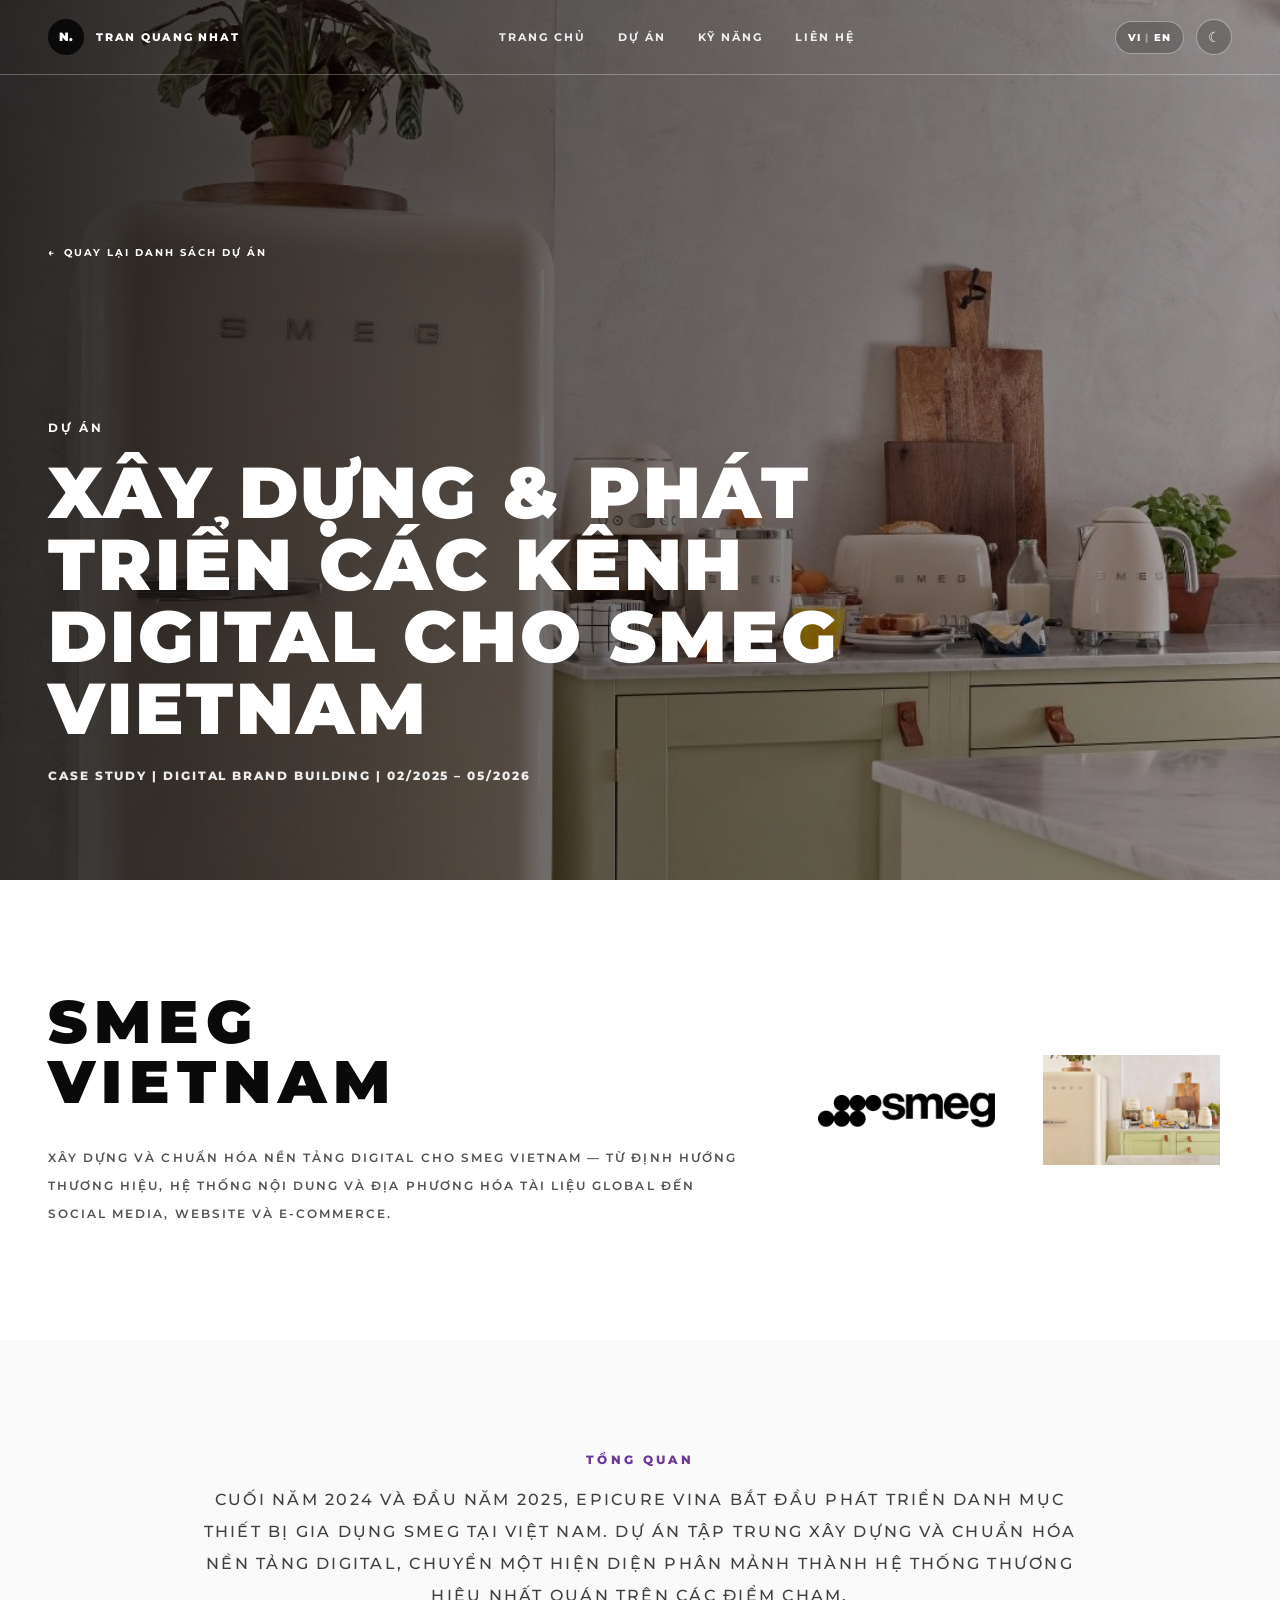
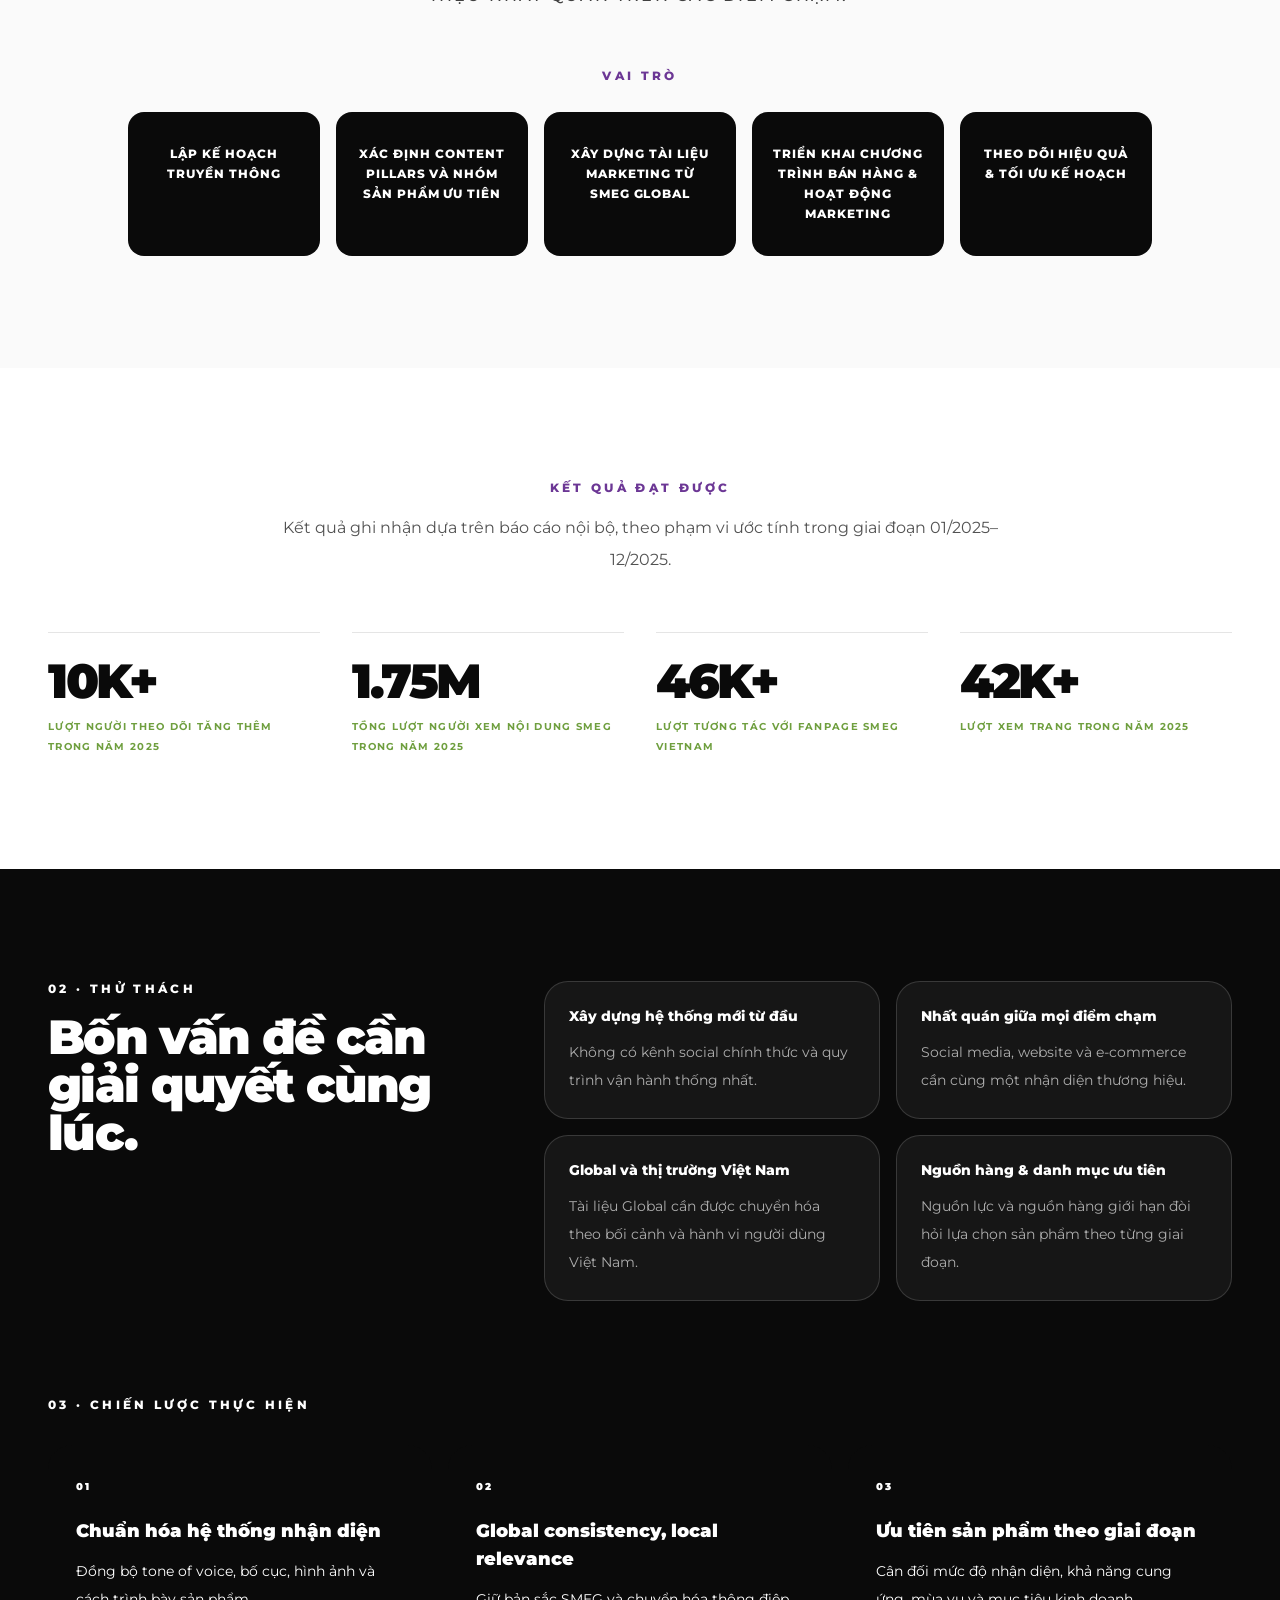
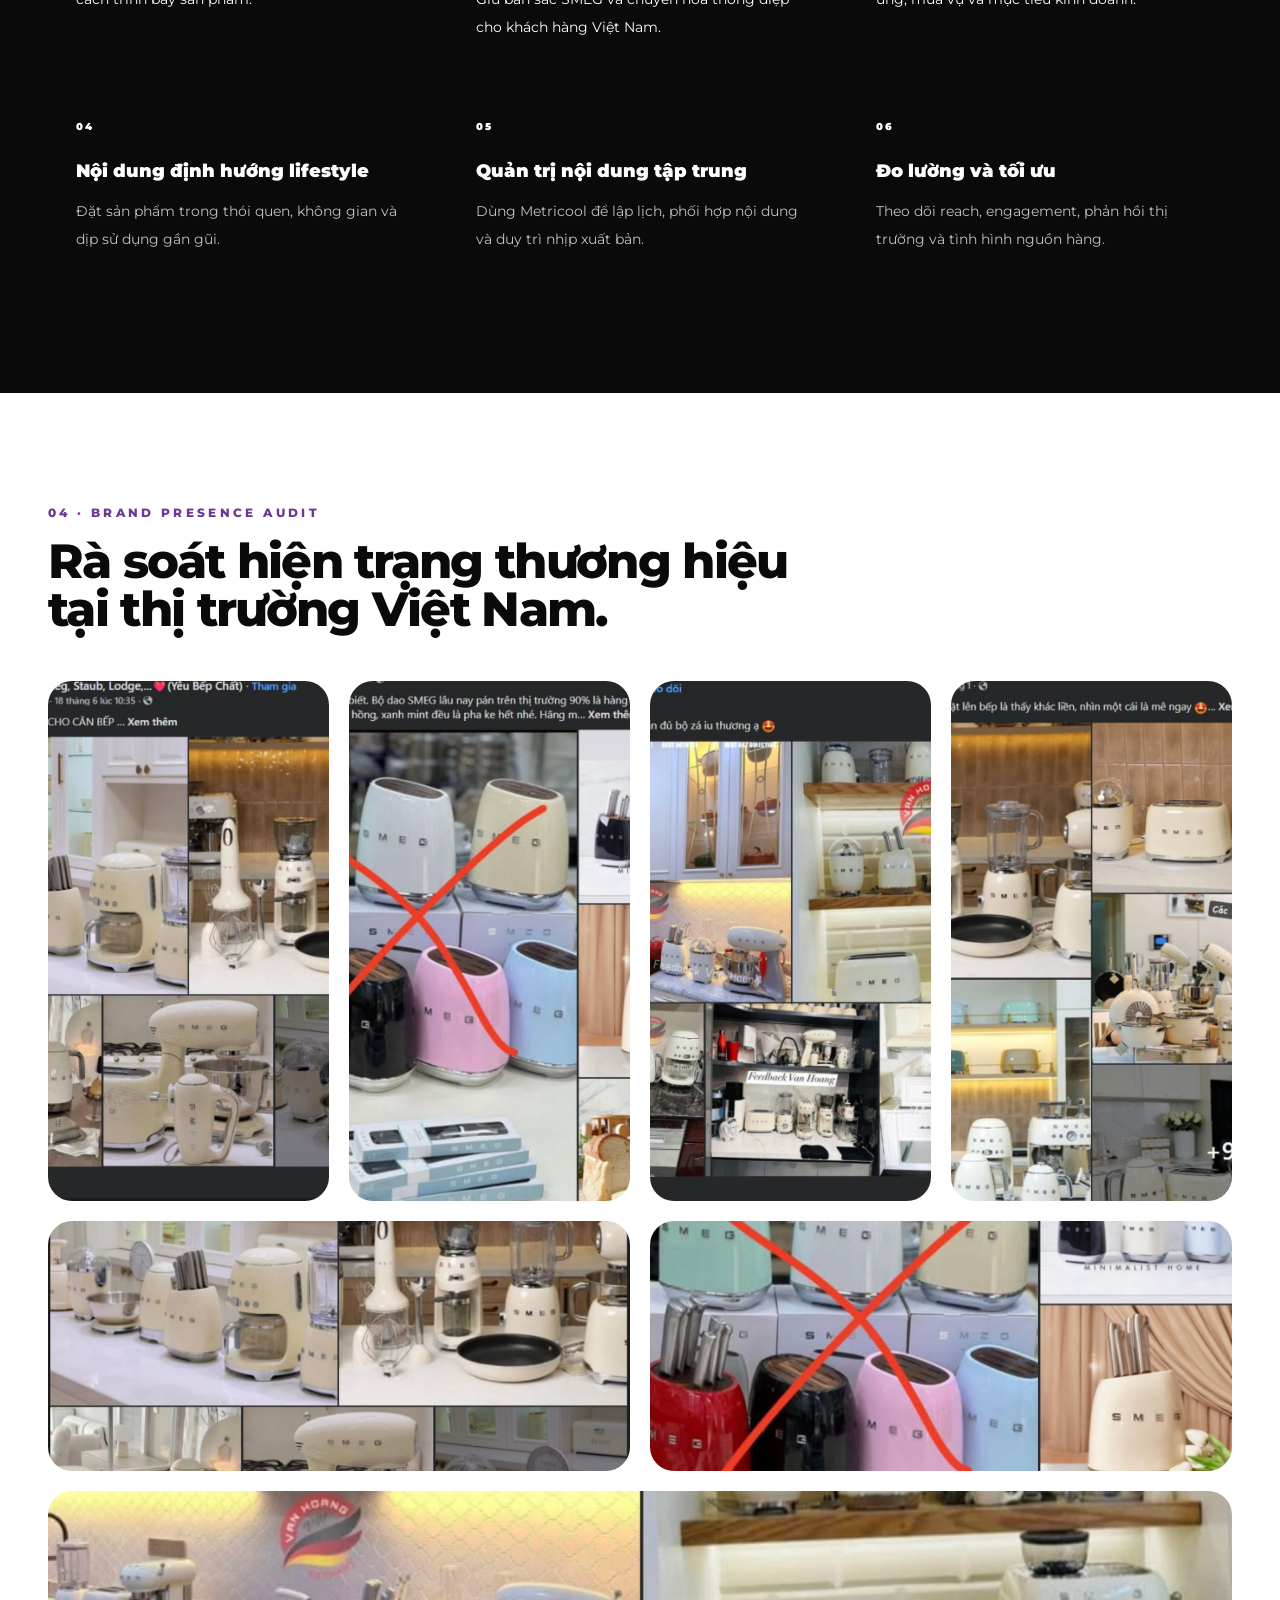
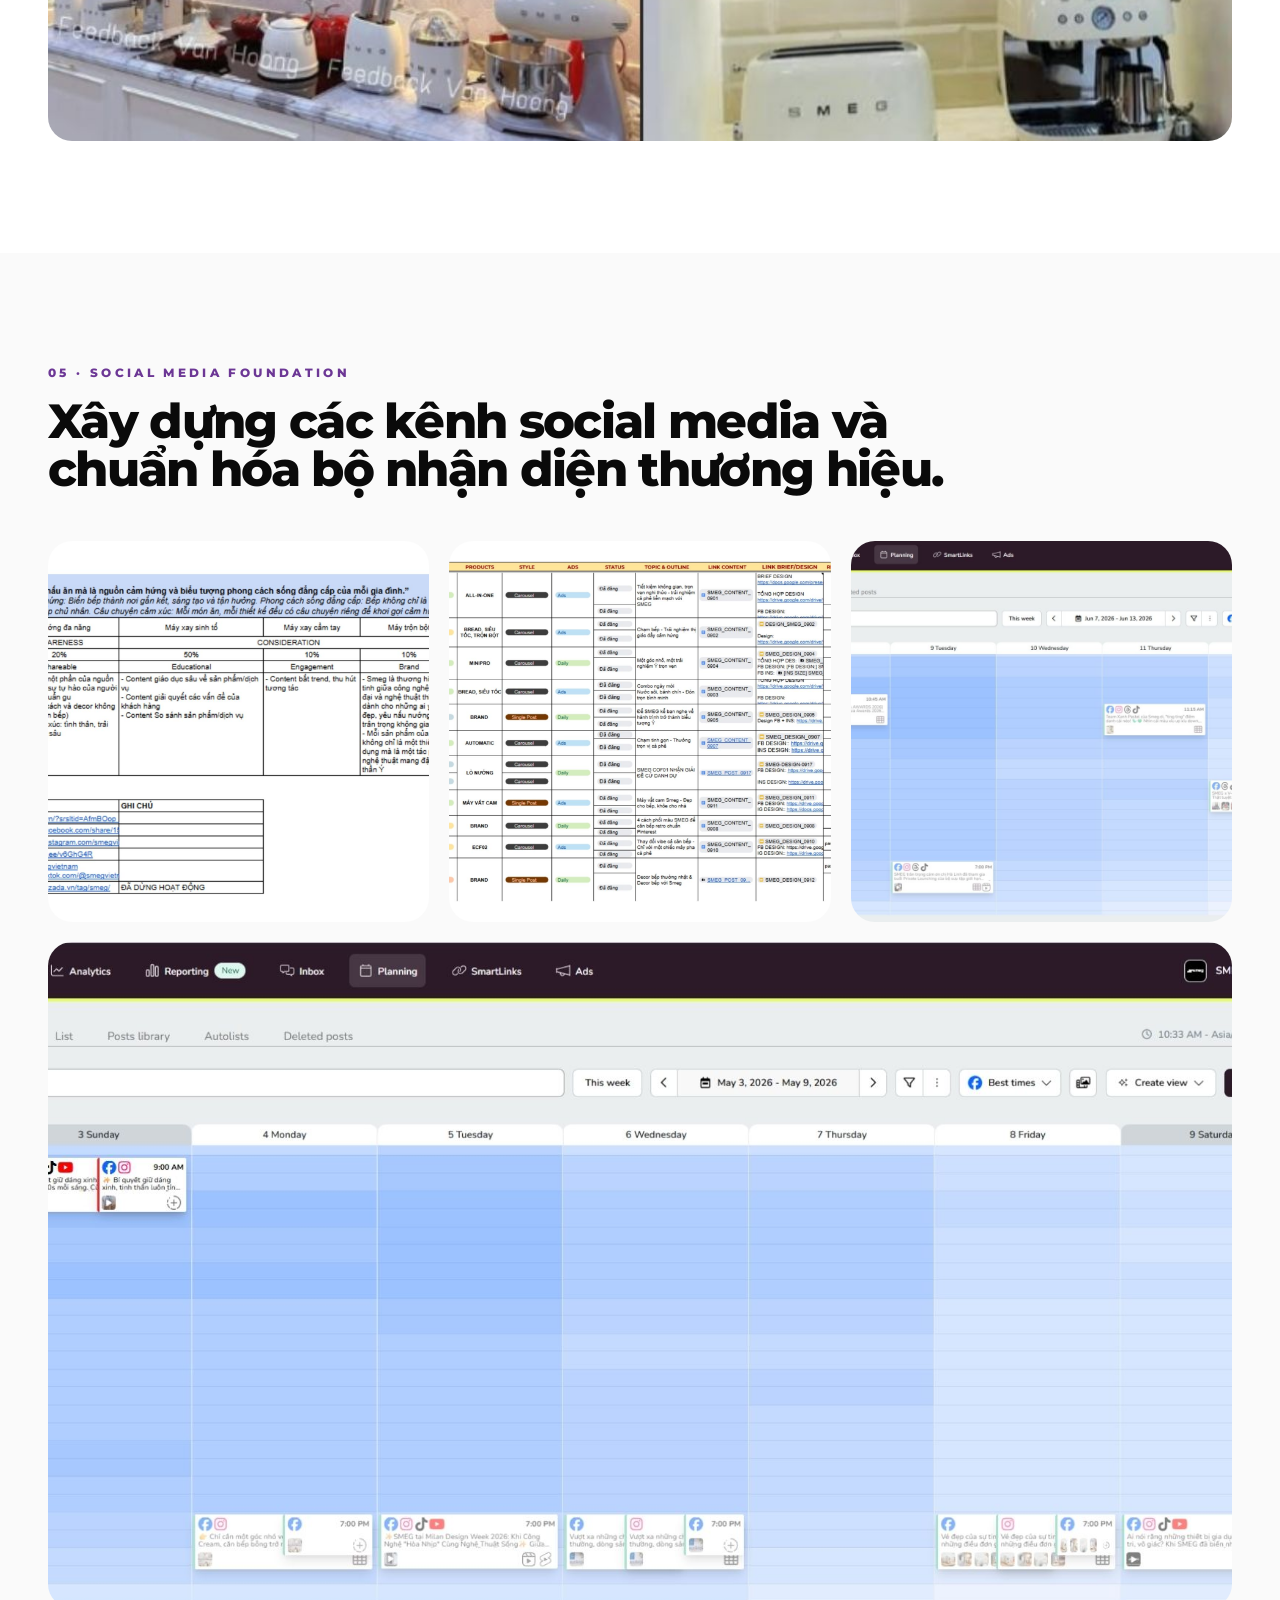
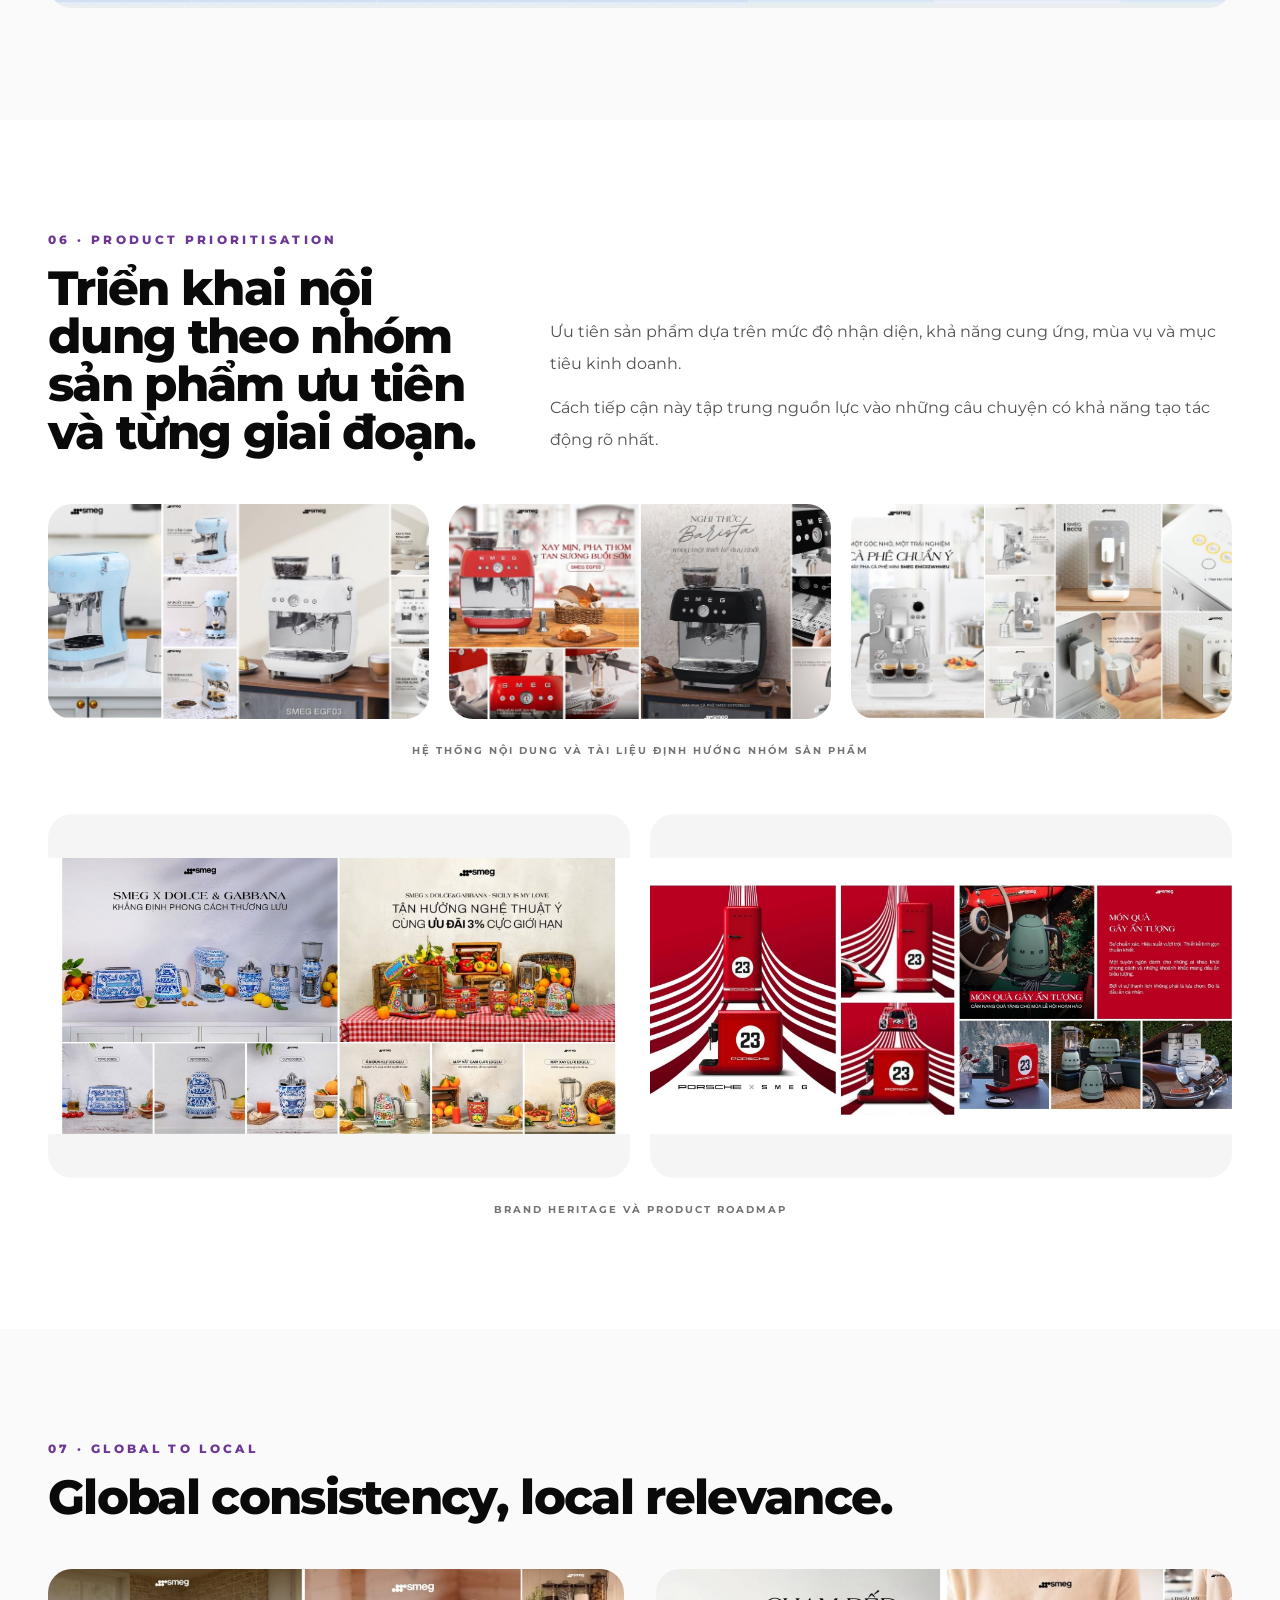
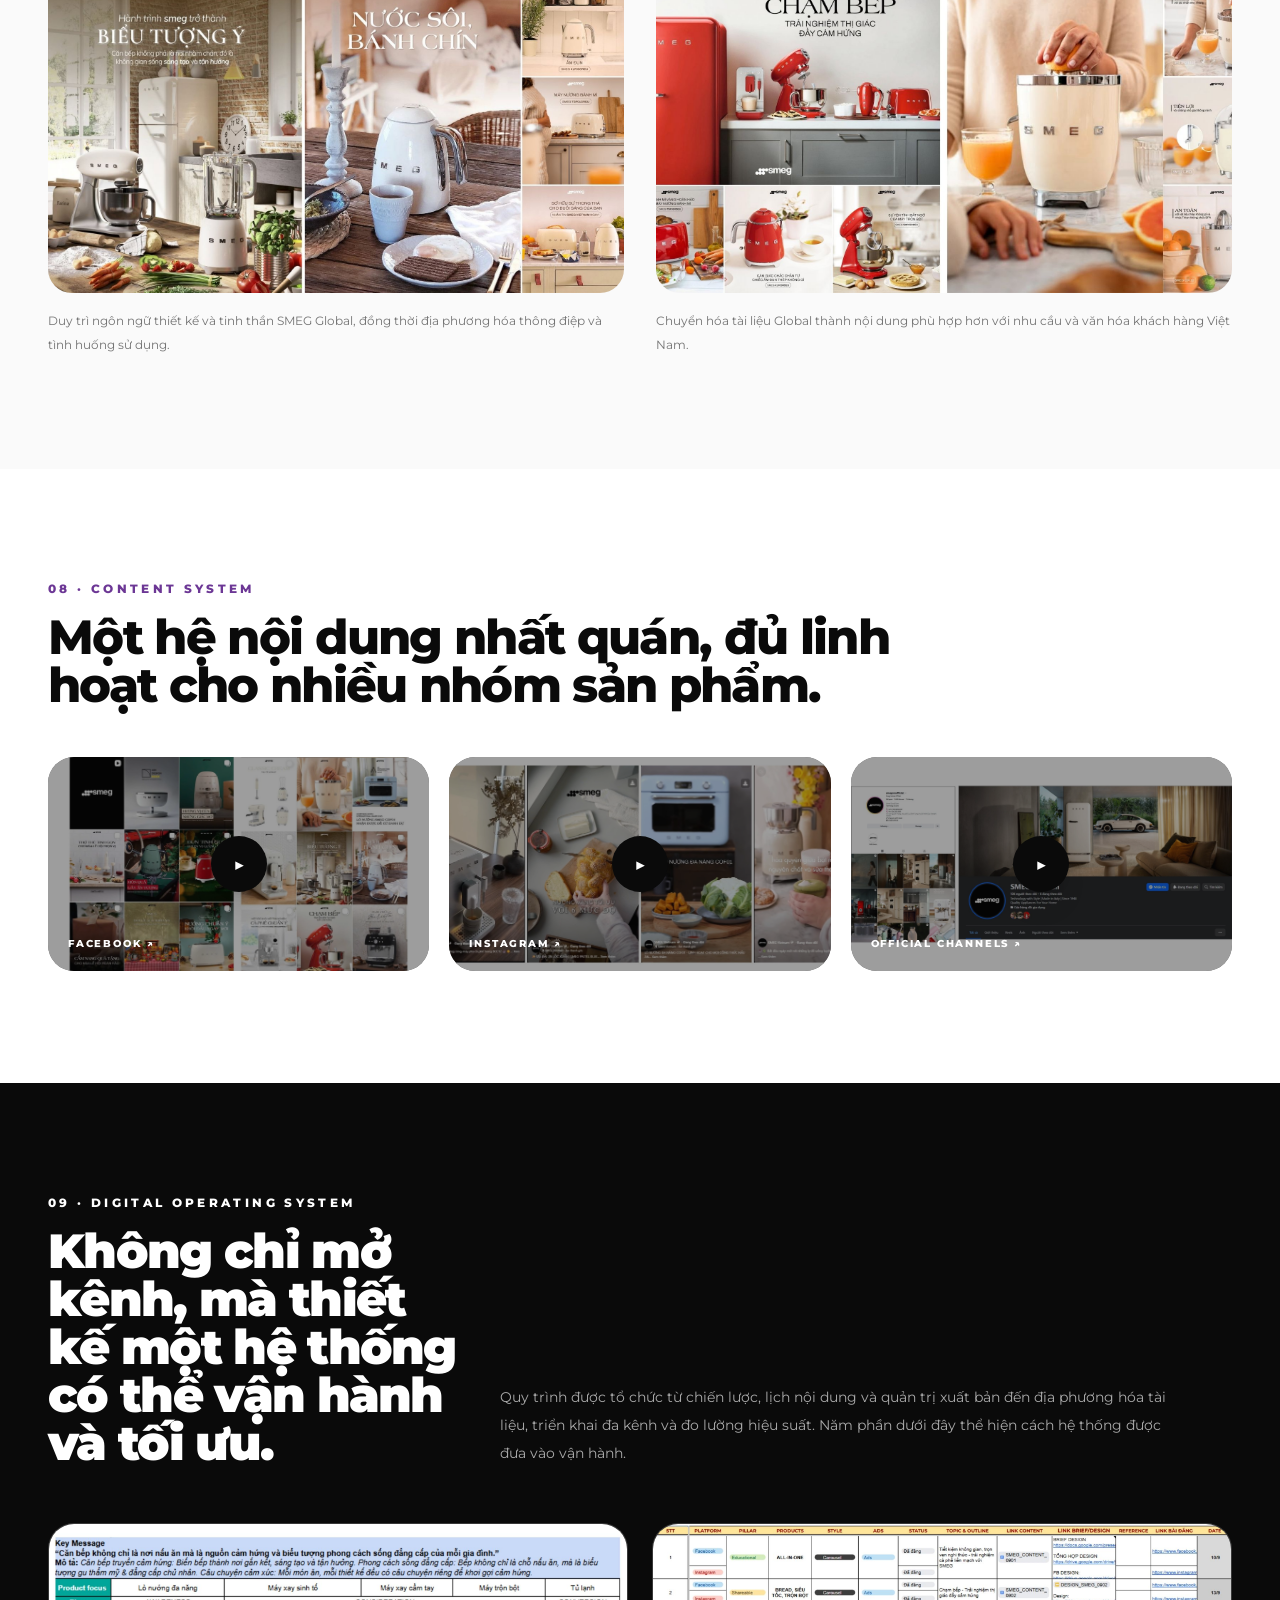
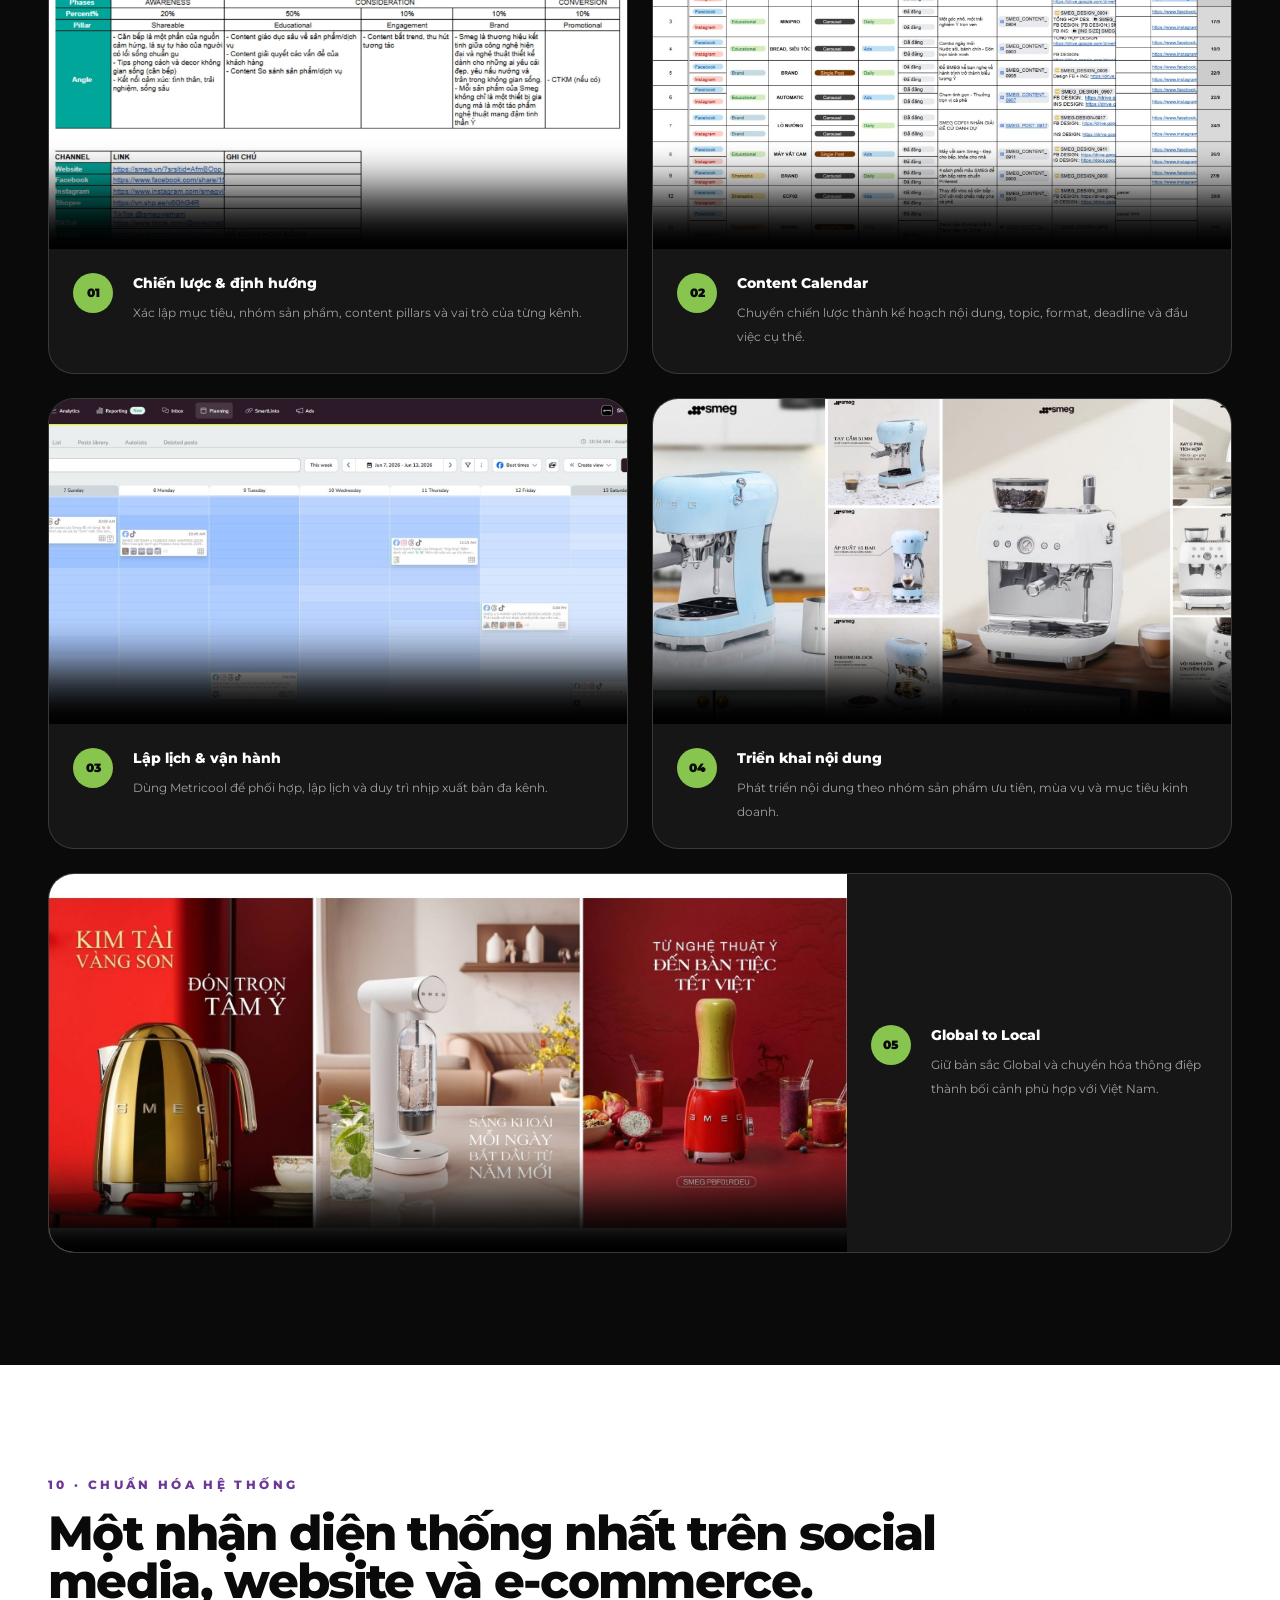
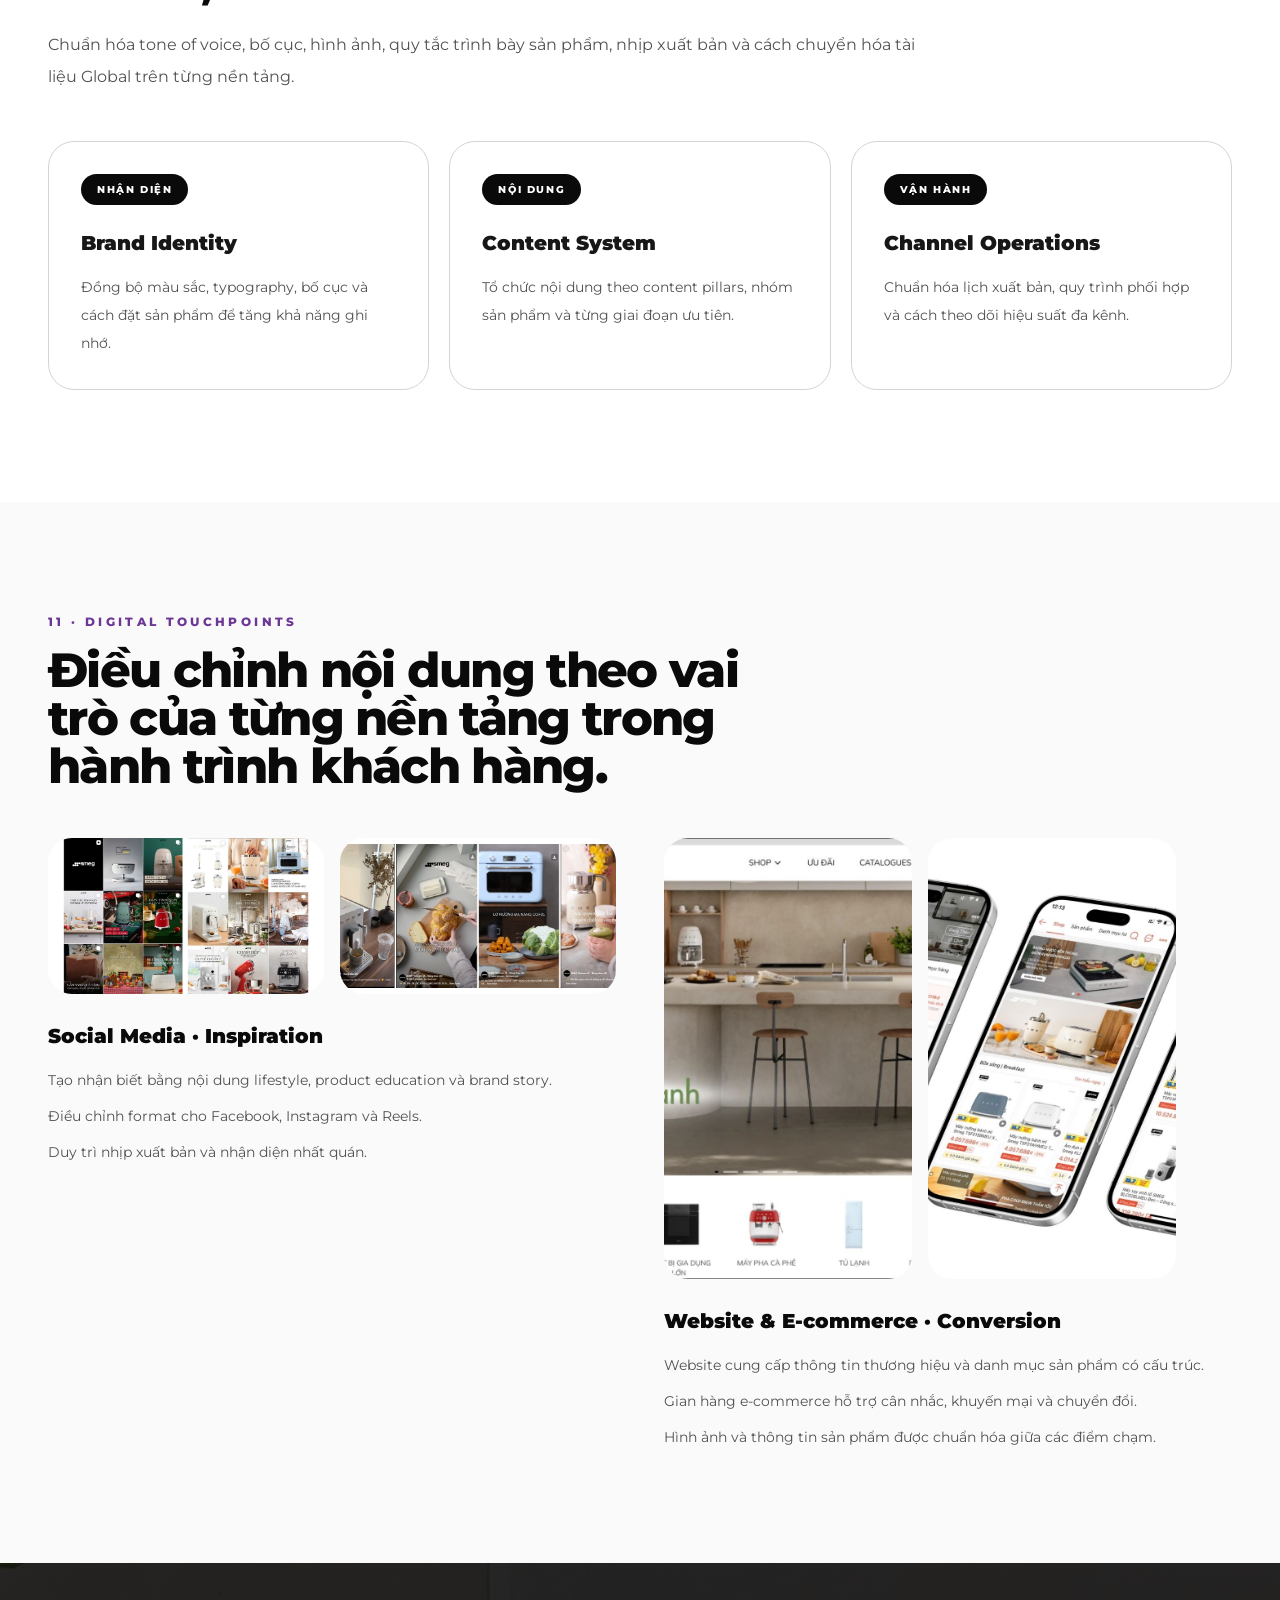
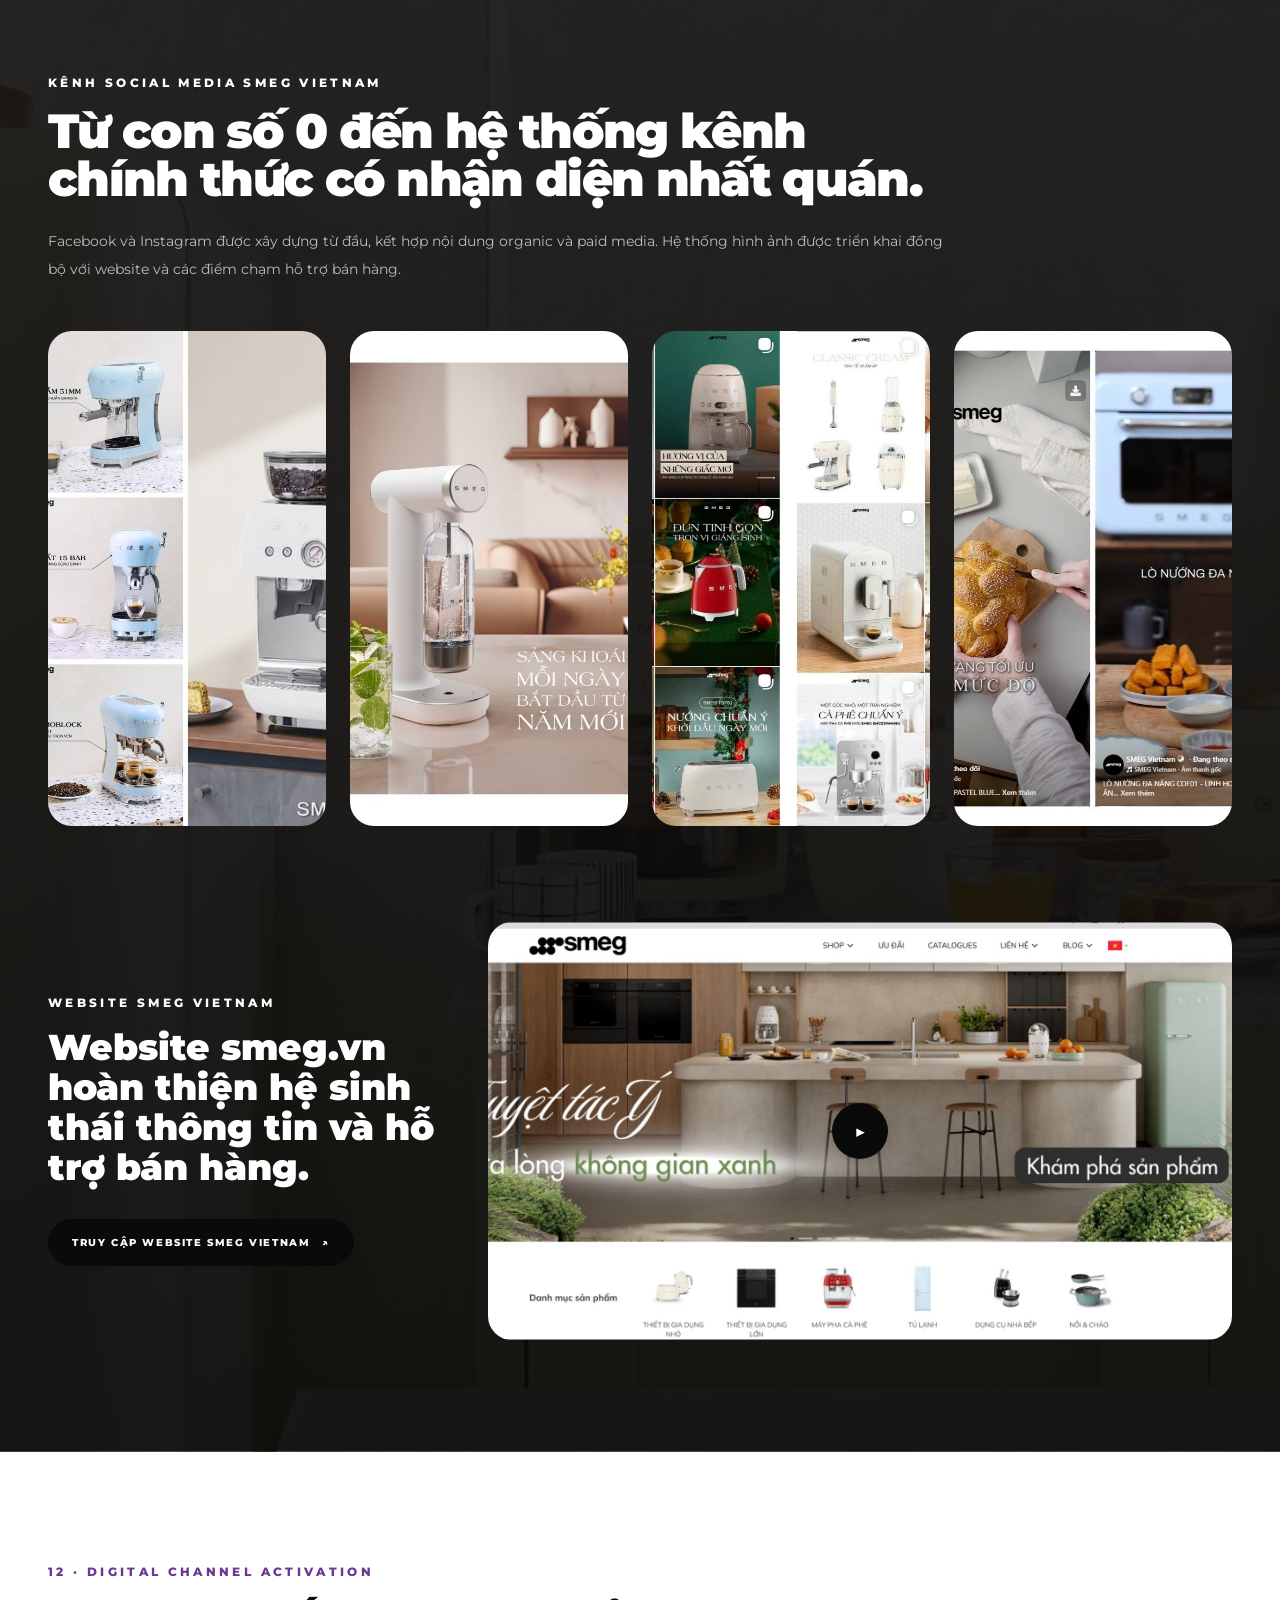
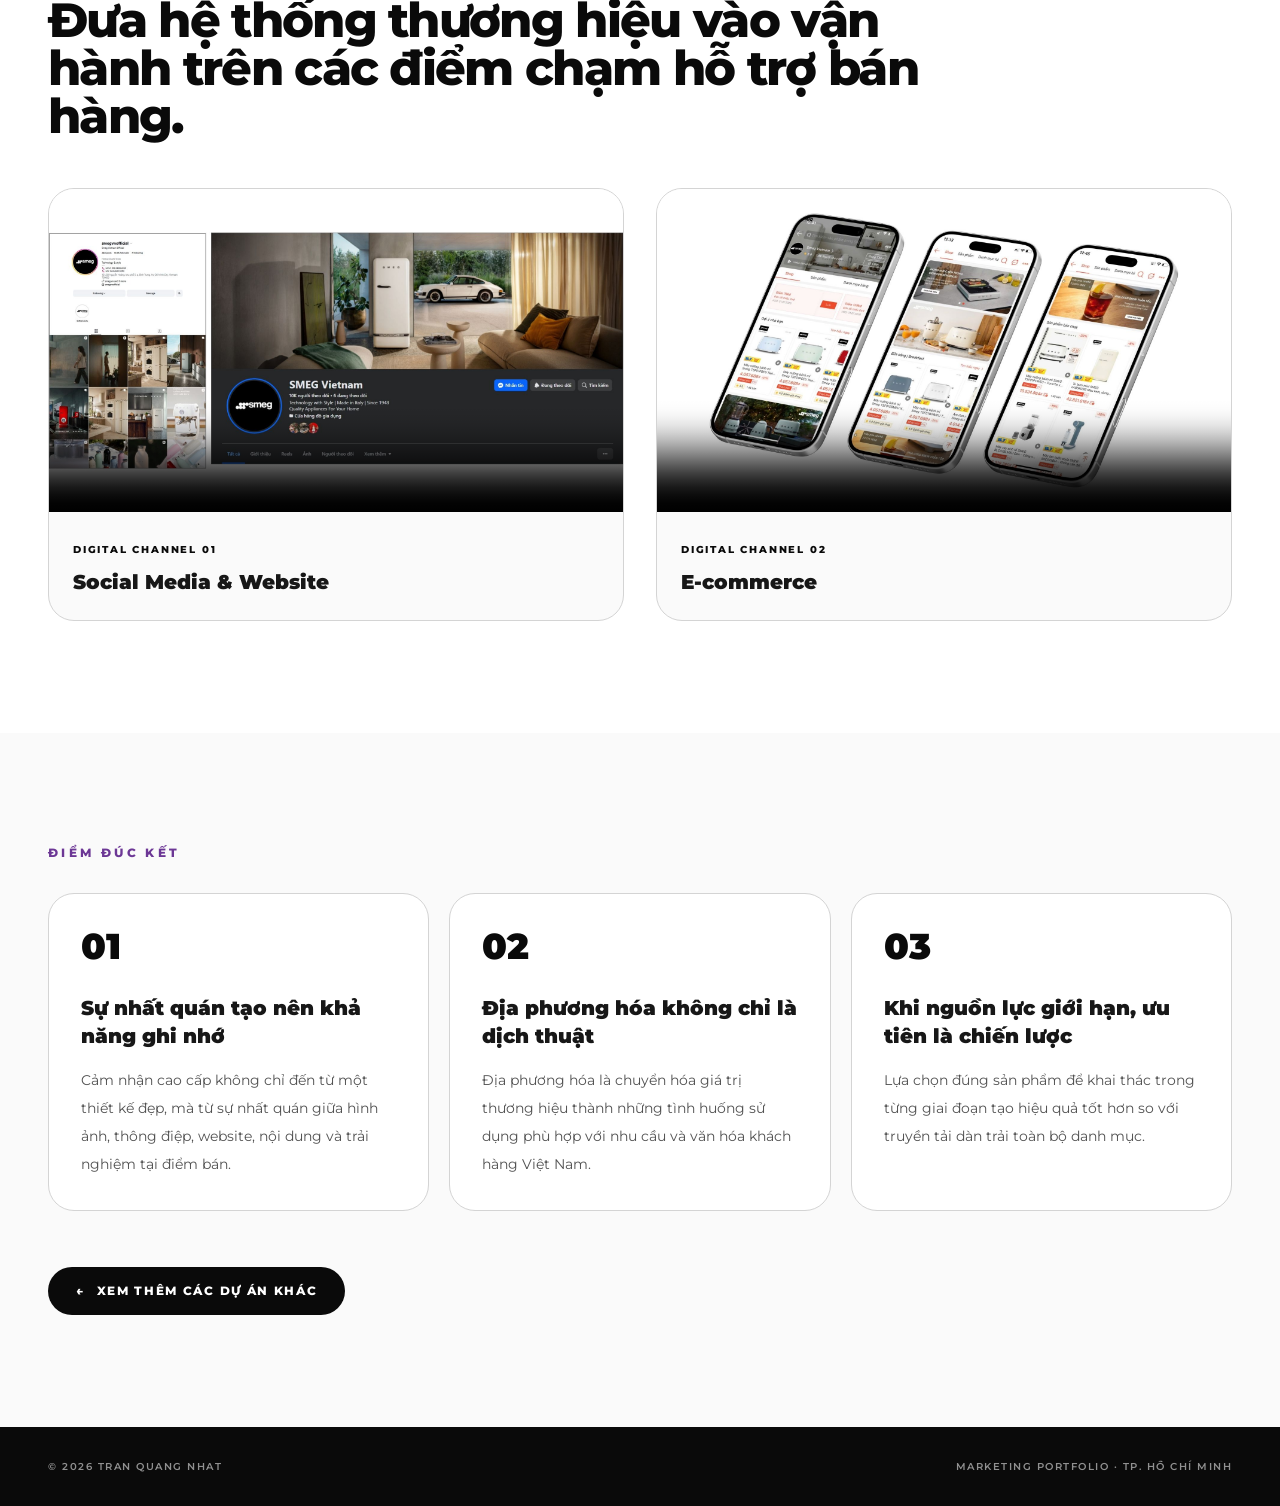
<file: projects/smeg-digital-brand-system.html>
<!DOCTYPE html>
<html lang="vi" data-theme="light">
<head>
  <meta charset="UTF-8">
  <meta name="viewport" content="width=device-width, initial-scale=1.0">
  <meta name="description" content="Case study xây dựng và phát triển các kênh Digital cho SMEG Vietnam của Trần Quang Nhật.">
  <meta name="author" content="Trần Quang Nhật">
  <meta property="og:title" content="SMEG Vietnam Digital Brand System | Trần Quang Nhật">
  <meta property="og:description" content="Từ hiện diện phân mảnh đến hệ thống digital nhất quán trên social media, website và e-commerce.">
  <meta property="og:type" content="article">
  <meta property="og:image" content="../assets/images/projects/smeg-digital-brand-system/homepage-cover.jpg">
  <link rel="preconnect" href="https://fonts.googleapis.com">
  <link rel="preconnect" href="https://fonts.gstatic.com" crossorigin>
  <link href="https://fonts.googleapis.com/css2?family=Montserrat:ital,wght@0,400;0,500;0,600;0,700;0,800;0,900;1,600;1,700&amp;subset=vietnamese&amp;display=swap" rel="stylesheet">
  <link rel="icon" type="image/png" href="../assets/images/favicon.png">
  <link rel="stylesheet" href="../assets/css/smeg-ocpb-tailwind.css?v=1">
  <title>SMEG Vietnam Digital Brand System | Trần Quang Nhật</title>
</head>
<body class="ocpb-light-surface overflow-x-hidden">
  <div class="ocpb-progress" id="scrollProgress" aria-hidden="true"></div>

  <header class="ocpb-header" id="siteHeader">
    <div class="ocpb-shell flex h-[74px] items-center justify-between gap-5">
      <a class="flex items-center gap-3 text-white" href="../index.html#home" aria-label="Trở về trang chủ Portfolio">
        <span class="grid h-9 w-9 place-items-center rounded-full bg-[#6c3795] text-xs font-black">N.</span>
        <span class="hidden text-[11px] font-extrabold uppercase tracking-[0.16em] sm:block">Tran Quang Nhat</span>
      </a>

      <nav class="hidden items-center gap-8 lg:flex" aria-label="Điều hướng chính">
        <a class="ocpb-nav-link" href="../index.html#home" data-vi="Trang chủ" data-en="Home">Trang chủ</a>
        <a class="ocpb-nav-link" href="../index.html#projects" data-vi="Dự án" data-en="Projects">Dự án</a>
        <a class="ocpb-nav-link" href="../index.html#skills" data-vi="Kỹ năng" data-en="Skills">Kỹ năng</a>
        <a class="ocpb-nav-link" href="../index.html#contact" data-vi="Liên hệ" data-en="Contact">Liên hệ</a>
      </nav>

      <div class="flex items-center gap-3 text-white">
        <div class="ocpb-language flex items-center gap-1 rounded-full border border-white/40 bg-black/20 px-3 py-2 text-[10px] font-extrabold tracking-[0.12em]" role="group" aria-label="Chọn ngôn ngữ">
          <button type="button" data-language="vi" aria-pressed="true">VI</button>
          <span class="text-white/40">|</span>
          <button type="button" data-language="en" aria-pressed="false">EN</button>
        </div>
        <button class="grid h-9 w-9 place-items-center rounded-full border border-white/40 bg-black/20 text-sm" id="themeToggle" type="button" aria-label="Đổi giao diện sáng tối">☾</button>
        <button class="grid h-9 w-9 place-items-center rounded-full border border-white/40 bg-black/20 text-sm lg:hidden" id="menuToggle" type="button" aria-expanded="false" aria-controls="mobileNav" aria-label="Mở menu">☰</button>
      </div>
    </div>

    <nav class="ocpb-mobile-nav border-t border-white/20 bg-neutral-950/95 px-5 py-5 text-center backdrop-blur-xl lg:hidden" id="mobileNav" aria-label="Điều hướng di động">
      <a class="ocpb-nav-link py-2" href="../index.html#home" data-vi="Trang chủ" data-en="Home">Trang chủ</a>
      <a class="ocpb-nav-link py-2" href="../index.html#projects" data-vi="Dự án" data-en="Projects">Dự án</a>
      <a class="ocpb-nav-link py-2" href="../index.html#skills" data-vi="Kỹ năng" data-en="Skills">Kỹ năng</a>
      <a class="ocpb-nav-link py-2" href="../index.html#contact" data-vi="Liên hệ" data-en="Contact">Liên hệ</a>
    </nav>
  </header>

  <main>
    <section class="ocpb-hero relative flex items-end overflow-hidden bg-neutral-950 pb-16 pt-32 md:pb-24">
      <picture class="absolute inset-0 h-full w-full">
        <source media="(max-width: 640px)" srcset="../assets/images/projects/smeg-digital-brand-system/hero-mobile.jpg"></source>
        <img class="h-full w-full object-cover" src="../assets/images/projects/smeg-digital-brand-system/hero-desktop.jpg" alt="Không gian bếp với hệ sinh thái thiết bị gia dụng SMEG">
      </picture>
      <div class="ocpb-shell relative z-10 text-white">
        <a class="mb-24 inline-flex items-center gap-2 text-[10px] font-bold uppercase tracking-[0.2em] text-white/80 transition hover:text-[#88c54f] md:mb-40" href="../index.html#projects">
          <span aria-hidden="true">←</span><span data-vi="Quay lại danh sách dự án" data-en="Back to selected projects">Quay lại danh sách dự án</span>
        </a>
        <p class="mb-5 text-xs font-bold uppercase tracking-[0.25em] text-[#88c54f]" data-vi="Dự án" data-en="Project">Dự án</p>
        <h1 class="max-w-5xl text-4xl font-black uppercase leading-[1.02] tracking-[0.04em] sm:text-5xl md:text-7xl">Xây dựng &amp; phát triển các kênh Digital cho SMEG Vietnam</h1>
        <p class="mt-6 text-[10px] font-extrabold uppercase tracking-[0.16em] text-white/90 md:text-xs">Case Study | Digital Brand Building | 02/2025 – 05/2026</p>
      </div>
    </section>

    <section class="ocpb-section bg-white">
      <div class="ocpb-shell grid items-center gap-12 lg:grid-cols-[1.25fr_.75fr]">
        <div>
          <h2 class="max-w-3xl text-4xl font-black uppercase leading-[1.06] tracking-[0.12em] md:text-6xl">
            <span class="text-[#6c3795]">SMEG</span><br>
            <span class="text-[#88c54f]">VIETNAM</span>
          </h2>
          <p class="mt-8 max-w-3xl text-xs font-semibold uppercase leading-7 tracking-[0.17em] text-neutral-600" data-vi="Xây dựng và chuẩn hóa nền tảng digital cho SMEG Vietnam — từ định hướng thương hiệu, hệ thống nội dung và địa phương hóa tài liệu Global đến social media, website và e-commerce." data-en="Building and standardising SMEG Vietnam's digital foundation—from brand direction, content systems and global-to-local adaptation to social media, website and e-commerce.">Xây dựng và chuẩn hóa nền tảng digital cho SMEG Vietnam — từ định hướng thương hiệu, hệ thống nội dung và địa phương hóa tài liệu Global đến social media, website và e-commerce.</p>
        </div>
        <div class="grid grid-cols-2 items-center gap-6">
          <div class="ocpb-image-frame aspect-square bg-white p-3"><img class="!object-contain" src="../assets/images/projects/smeg-digital-brand-system/logo-smeg.jpg" alt="Logo SMEG" loading="lazy"></div>
          <div class="ocpb-image-frame aspect-square bg-white p-3"><img class="!object-contain" src="../assets/images/projects/smeg-digital-brand-system/homepage-cover.jpg" alt="Hệ sinh thái sản phẩm SMEG Vietnam" loading="lazy"></div>
        </div>
      </div>
    </section>

    <section class="ocpb-section bg-neutral-50">
      <div class="ocpb-shell">
        <div class="mx-auto max-w-4xl text-center">
          <p class="ocpb-kicker" data-vi="Tổng quan" data-en="Overview">Tổng quan</p>
          <p class="text-sm font-medium uppercase leading-7 tracking-[0.14em] text-neutral-700 md:text-base md:leading-8" data-vi="Cuối năm 2024 và đầu năm 2025, EPICURE VINA bắt đầu phát triển danh mục thiết bị gia dụng SMEG tại Việt Nam. Dự án tập trung xây dựng và chuẩn hóa nền tảng digital, chuyển một hiện diện phân mảnh thành hệ thống thương hiệu nhất quán trên các điểm chạm." data-en="In late 2024 and early 2025, EPICURE VINA began developing SMEG's home-appliance portfolio in Vietnam. The project built and standardised its digital foundation, turning a fragmented presence into a consistent system across touchpoints.">Cuối năm 2024 và đầu năm 2025, EPICURE VINA bắt đầu phát triển danh mục thiết bị gia dụng SMEG tại Việt Nam. Dự án tập trung xây dựng và chuẩn hóa nền tảng digital, chuyển một hiện diện phân mảnh thành hệ thống thương hiệu nhất quán trên các điểm chạm.</p>
        </div>

        <div class="mt-14 text-center">
          <p class="ocpb-kicker" data-vi="Vai trò" data-en="Responsibilities">Vai trò</p>
          <div class="mx-auto mt-7 grid max-w-5xl gap-4 sm:grid-cols-2 lg:grid-cols-5">
            <article class="rounded-2xl bg-[#88c54f] px-5 py-8 text-xs font-extrabold uppercase leading-5 tracking-[0.08em] text-neutral-950" data-vi="Lập kế hoạch truyền thông" data-en="Communication planning">Lập kế hoạch truyền thông</article>
            <article class="rounded-2xl bg-[#88c54f] px-5 py-8 text-xs font-extrabold uppercase leading-5 tracking-[0.08em] text-neutral-950" data-vi="Xác định content pillars và nhóm sản phẩm ưu tiên" data-en="Content pillars and product priorities">Xác định content pillars và nhóm sản phẩm ưu tiên</article>
            <article class="rounded-2xl bg-[#88c54f] px-5 py-8 text-xs font-extrabold uppercase leading-5 tracking-[0.08em] text-neutral-950" data-vi="Xây dựng tài liệu marketing từ SMEG Global" data-en="Marketing materials from SMEG Global">Xây dựng tài liệu marketing từ SMEG Global</article>
            <article class="rounded-2xl bg-[#88c54f] px-5 py-8 text-xs font-extrabold uppercase leading-5 tracking-[0.08em] text-neutral-950" data-vi="Triển khai chương trình bán hàng &amp; hoạt động marketing" data-en="Sales programmes and marketing activation">Triển khai chương trình bán hàng &amp; hoạt động marketing</article>
            <article class="rounded-2xl bg-[#88c54f] px-5 py-8 text-xs font-extrabold uppercase leading-5 tracking-[0.08em] text-neutral-950 sm:col-span-2 lg:col-span-1" data-vi="Theo dõi hiệu quả &amp; tối ưu kế hoạch" data-en="Performance tracking and optimisation">Theo dõi hiệu quả &amp; tối ưu kế hoạch</article>
          </div>
        </div>
      </div>
    </section>

    <section class="ocpb-section bg-white">
      <div class="ocpb-shell">
        <div class="mx-auto max-w-3xl text-center">
          <p class="ocpb-kicker" data-vi="Kết quả đạt được" data-en="Results achieved">Kết quả đạt được</p>
          <p class="ocpb-body" data-vi="Kết quả ghi nhận dựa trên báo cáo nội bộ, theo phạm vi ước tính trong giai đoạn 01/2025–12/2025." data-en="Results recorded from internal reporting, based on the estimated period January–December 2025.">Kết quả ghi nhận dựa trên báo cáo nội bộ, theo phạm vi ước tính trong giai đoạn 01/2025–12/2025.</p>
        </div>
        <div class="mt-14 grid gap-8 sm:grid-cols-2 lg:grid-cols-4">
          <article class="ocpb-stat"><strong>10K+</strong><span data-vi="Lượt người theo dõi tăng thêm trong năm 2025" data-en="New followers gained in 2025">Lượt người theo dõi tăng thêm trong năm 2025</span></article>
          <article class="ocpb-stat"><strong>1.75M</strong><span data-vi="Tổng lượt người xem nội dung SMEG trong năm 2025" data-en="Total content viewers in 2025">Tổng lượt người xem nội dung SMEG trong năm 2025</span></article>
          <article class="ocpb-stat"><strong>46K+</strong><span data-vi="Lượt tương tác với fanpage SMEG Vietnam" data-en="Interactions with the SMEG Vietnam fanpage">Lượt tương tác với fanpage SMEG Vietnam</span></article>
          <article class="ocpb-stat"><strong>42K+</strong><span data-vi="Lượt xem trang trong năm 2025" data-en="Page views in 2025">Lượt xem trang trong năm 2025</span></article>
        </div>
      </div>
    </section>

    <section class="ocpb-section bg-neutral-950 text-white">
      <div class="ocpb-shell">
        <div class="grid gap-14 lg:grid-cols-[.78fr_1.22fr]">
          <div>
            <p class="ocpb-kicker !text-[#88c54f]" data-vi="02 · Thử thách" data-en="02 · Challenges">02 · Thử thách</p>
            <h2 class="max-w-lg text-4xl font-black leading-tight tracking-[-0.035em] md:text-5xl" data-vi="Bốn vấn đề cần giải quyết cùng lúc." data-en="Four problems had to be solved at once.">Bốn vấn đề cần giải quyết cùng lúc.</h2>
          </div>
          <div class="grid gap-4 sm:grid-cols-2">
            <article class="rounded-3xl border border-white/15 bg-white/5 p-6"><h3 class="text-sm font-extrabold text-[#88c54f]" data-vi="Xây dựng hệ thống mới từ đầu" data-en="Building from scratch">Xây dựng hệ thống mới từ đầu</h3>
<p class="mt-3 text-sm leading-7 text-white/65" data-vi="Không có kênh social chính thức và quy trình vận hành thống nhất." data-en="There were no official social channels or unified operating process.">Không có kênh social chính thức và quy trình vận hành thống nhất.</p></article>
            <article class="rounded-3xl border border-white/15 bg-white/5 p-6"><h3 class="text-sm font-extrabold text-[#88c54f]" data-vi="Nhất quán giữa mọi điểm chạm" data-en="Cross-touchpoint consistency">Nhất quán giữa mọi điểm chạm</h3>
<p class="mt-3 text-sm leading-7 text-white/65" data-vi="Social media, website và e-commerce cần cùng một nhận diện thương hiệu." data-en="Social, website and e-commerce needed one coherent brand identity.">Social media, website và e-commerce cần cùng một nhận diện thương hiệu.</p></article>
            <article class="rounded-3xl border border-white/15 bg-white/5 p-6"><h3 class="text-sm font-extrabold text-[#88c54f]" data-vi="Global và thị trường Việt Nam" data-en="Global versus local market">Global và thị trường Việt Nam</h3>
<p class="mt-3 text-sm leading-7 text-white/65" data-vi="Tài liệu Global cần được chuyển hóa theo bối cảnh và hành vi người dùng Việt Nam." data-en="Global materials had to be adapted to Vietnamese contexts and behaviours.">Tài liệu Global cần được chuyển hóa theo bối cảnh và hành vi người dùng Việt Nam.</p></article>
            <article class="rounded-3xl border border-white/15 bg-white/5 p-6"><h3 class="text-sm font-extrabold text-[#88c54f]" data-vi="Nguồn hàng &amp; danh mục ưu tiên" data-en="Supply and product priorities">Nguồn hàng &amp; danh mục ưu tiên</h3>
<p class="mt-3 text-sm leading-7 text-white/65" data-vi="Nguồn lực và nguồn hàng giới hạn đòi hỏi lựa chọn sản phẩm theo từng giai đoạn." data-en="Limited resources and supply required phased product prioritisation.">Nguồn lực và nguồn hàng giới hạn đòi hỏi lựa chọn sản phẩm theo từng giai đoạn.</p></article>
          </div>
        </div>

        <div class="mt-24">
          <p class="ocpb-kicker !text-[#88c54f]" data-vi="03 · Chiến lược thực hiện" data-en="03 · Strategic approach">03 · Chiến lược thực hiện</p>
          <div class="mt-8 grid gap-4 md:grid-cols-2 xl:grid-cols-3">
            <article class="rounded-3xl bg-[#88c54f] p-7 text-neutral-950"><span class="text-[10px] font-black tracking-[0.2em]">01</span><h3 class="mt-5 text-lg font-black" data-vi="Chuẩn hóa hệ thống nhận diện" data-en="Standardise the identity system">Chuẩn hóa hệ thống nhận diện</h3>
<p class="mt-3 text-sm leading-7" data-vi="Đồng bộ tone of voice, bố cục, hình ảnh và cách trình bày sản phẩm." data-en="Align tone of voice, layouts, imagery and product presentation.">Đồng bộ tone of voice, bố cục, hình ảnh và cách trình bày sản phẩm.</p></article>
            <article class="rounded-3xl bg-[#88c54f] p-7 text-neutral-950"><span class="text-[10px] font-black tracking-[0.2em]">02</span><h3 class="mt-5 text-lg font-black" data-vi="Global consistency, local relevance" data-en="Global consistency, local relevance">Global consistency, local relevance</h3>
<p class="mt-3 text-sm leading-7" data-vi="Giữ bản sắc SMEG và chuyển hóa thông điệp cho khách hàng Việt Nam." data-en="Preserve SMEG's identity while adapting messages for Vietnamese customers.">Giữ bản sắc SMEG và chuyển hóa thông điệp cho khách hàng Việt Nam.</p></article>
            <article class="rounded-3xl bg-[#88c54f] p-7 text-neutral-950"><span class="text-[10px] font-black tracking-[0.2em]">03</span><h3 class="mt-5 text-lg font-black" data-vi="Ưu tiên sản phẩm theo giai đoạn" data-en="Phase product priorities">Ưu tiên sản phẩm theo giai đoạn</h3>
<p class="mt-3 text-sm leading-7" data-vi="Cân đối mức độ nhận diện, khả năng cung ứng, mùa vụ và mục tiêu kinh doanh." data-en="Balance awareness, availability, seasonality and business objectives.">Cân đối mức độ nhận diện, khả năng cung ứng, mùa vụ và mục tiêu kinh doanh.</p></article>
            <article class="rounded-3xl bg-[#6c3795] p-7 text-white"><span class="text-[10px] font-black tracking-[0.2em]">04</span><h3 class="mt-5 text-lg font-black" data-vi="Nội dung định hướng lifestyle" data-en="Lifestyle-led content">Nội dung định hướng lifestyle</h3>
<p class="mt-3 text-sm leading-7 text-white/75" data-vi="Đặt sản phẩm trong thói quen, không gian và dịp sử dụng gần gũi." data-en="Place products in relevant routines, spaces and usage occasions.">Đặt sản phẩm trong thói quen, không gian và dịp sử dụng gần gũi.</p></article>
            <article class="rounded-3xl bg-[#6c3795] p-7 text-white"><span class="text-[10px] font-black tracking-[0.2em]">05</span><h3 class="mt-5 text-lg font-black" data-vi="Quản trị nội dung tập trung" data-en="Centralised content operations">Quản trị nội dung tập trung</h3>
<p class="mt-3 text-sm leading-7 text-white/75" data-vi="Dùng Metricool để lập lịch, phối hợp nội dung và duy trì nhịp xuất bản." data-en="Use Metricool to schedule, coordinate and sustain publishing cadence.">Dùng Metricool để lập lịch, phối hợp nội dung và duy trì nhịp xuất bản.</p></article>
            <article class="rounded-3xl bg-[#6c3795] p-7 text-white"><span class="text-[10px] font-black tracking-[0.2em]">06</span><h3 class="mt-5 text-lg font-black" data-vi="Đo lường và tối ưu" data-en="Measure and optimise">Đo lường và tối ưu</h3>
<p class="mt-3 text-sm leading-7 text-white/75" data-vi="Theo dõi reach, engagement, phản hồi thị trường và tình hình nguồn hàng." data-en="Track reach, engagement, market response and product availability.">Theo dõi reach, engagement, phản hồi thị trường và tình hình nguồn hàng.</p></article>
          </div>
        </div>
      </div>
    </section>

    <section class="ocpb-section bg-white">
      <div class="ocpb-shell">
        <div class="max-w-3xl">
<p class="ocpb-kicker" data-vi="04 · Brand Presence Audit" data-en="04 · Brand Presence Audit">04 · Brand Presence Audit</p>
<h2 class="ocpb-heading" data-vi="Rà soát hiện trạng thương hiệu tại thị trường Việt Nam." data-en="Auditing SMEG's brand presence in Vietnam.">Rà soát hiện trạng thương hiệu tại thị trường Việt Nam.</h2>
</div>
        <div class="mt-12 grid auto-rows-[180px] grid-cols-2 gap-3 md:auto-rows-[250px] md:grid-cols-4 md:gap-5">
          <figure class="ocpb-image-frame row-span-2"><img src="../assets/images/projects/smeg-digital-brand-system/brand-presence-audit-01.jpg" alt="Bài đăng bán hàng SMEG trước khi chuẩn hóa thương hiệu" loading="lazy"></figure>
          <figure class="ocpb-image-frame row-span-2"><img src="../assets/images/projects/smeg-digital-brand-system/brand-presence-audit-02.jpg" alt="Hình ảnh sản phẩm SMEG thiếu nhất quán trên thị trường" loading="lazy"></figure>
          <figure class="ocpb-image-frame row-span-2"><img src="../assets/images/projects/smeg-digital-brand-system/brand-presence-audit-03.jpg" alt="Nội dung reseller về thiết bị SMEG tại Việt Nam" loading="lazy"></figure>
          <figure class="ocpb-image-frame row-span-2"><img src="../assets/images/projects/smeg-digital-brand-system/brand-presence-audit-04.jpg" alt="Hiện trạng truyền thông SMEG phân mảnh trên mạng xã hội" loading="lazy"></figure>
          <figure class="ocpb-image-frame col-span-2"><img src="../assets/images/projects/smeg-digital-brand-system/brand-presence-audit-01.jpg" alt="Tổng hợp hiện trạng nội dung SMEG tại Việt Nam" loading="lazy"></figure>
          <figure class="ocpb-image-frame col-span-2"><img src="../assets/images/projects/smeg-digital-brand-system/brand-presence-audit-02.jpg" alt="So sánh cách trình bày sản phẩm SMEG trên thị trường" loading="lazy"></figure>
          <figure class="ocpb-image-frame col-span-2 md:col-span-4"><img src="../assets/images/projects/smeg-digital-brand-system/brand-presence-audit-03.jpg" alt="Các điểm chạm thương hiệu SMEG trước dự án" loading="lazy"></figure>
        </div>
      </div>
    </section>

    <section class="ocpb-section bg-neutral-50">
      <div class="ocpb-shell">
        <div class="max-w-4xl">
<p class="ocpb-kicker" data-vi="05 · Social Media Foundation" data-en="05 · Social Media Foundation">05 · Social Media Foundation</p>
<h2 class="ocpb-heading" data-vi="Xây dựng các kênh social media và chuẩn hóa bộ nhận diện thương hiệu." data-en="Building social channels and standardising the brand identity.">Xây dựng các kênh social media và chuẩn hóa bộ nhận diện thương hiệu.</h2>
</div>
        <div class="mt-12 grid gap-5 md:grid-cols-3">
          <figure class="ocpb-image-frame aspect-square"><img src="../assets/images/projects/smeg-digital-brand-system/strategic-planning-matrix.jpg" alt="Ma trận chiến lược nội dung SMEG Vietnam" loading="lazy"></figure>
          <figure class="ocpb-image-frame aspect-square"><img src="../assets/images/projects/smeg-digital-brand-system/content-calendar.jpg" alt="Lịch nội dung SMEG Vietnam" loading="lazy"></figure>
          <figure class="ocpb-image-frame aspect-square"><img src="../assets/images/projects/smeg-digital-brand-system/metricool-calendar-01.jpg" alt="Lịch xuất bản nội dung SMEG trên Metricool" loading="lazy"></figure>
        </div>
        <figure class="ocpb-image-frame mt-5 aspect-video"><img src="../assets/images/projects/smeg-digital-brand-system/metricool-calendar-02.jpg" alt="Quản trị lịch nội dung đa kênh trên Metricool" loading="lazy"></figure>
      </div>
    </section>

    <section class="ocpb-section bg-white">
      <div class="ocpb-shell">
        <div class="grid gap-12 lg:grid-cols-[.8fr_1.2fr] lg:items-end">
          <div>
<p class="ocpb-kicker" data-vi="06 · Product Prioritisation" data-en="06 · Product Prioritisation">06 · Product Prioritisation</p>
<h2 class="ocpb-heading" data-vi="Triển khai nội dung theo nhóm sản phẩm ưu tiên và từng giai đoạn." data-en="Activating content by priority product group and phase.">Triển khai nội dung theo nhóm sản phẩm ưu tiên và từng giai đoạn.</h2>
</div>
          <div class="ocpb-body space-y-3">
<p data-vi="Ưu tiên sản phẩm dựa trên mức độ nhận diện, khả năng cung ứng, mùa vụ và mục tiêu kinh doanh." data-en="Products were prioritised by awareness, availability, seasonality and business goals.">Ưu tiên sản phẩm dựa trên mức độ nhận diện, khả năng cung ứng, mùa vụ và mục tiêu kinh doanh.</p>
<p data-vi="Cách tiếp cận này tập trung nguồn lực vào những câu chuyện có khả năng tạo tác động rõ nhất." data-en="This approach focused resources on stories with the clearest potential impact.">Cách tiếp cận này tập trung nguồn lực vào những câu chuyện có khả năng tạo tác động rõ nhất.</p>
</div>
        </div>
        <div class="mt-12 grid gap-5 md:grid-cols-3">
          <figure class="ocpb-image-frame aspect-video"><img src="../assets/images/projects/smeg-digital-brand-system/content-system-01.jpg" alt="Hệ thống nội dung cho dòng máy pha cà phê SMEG" loading="lazy"></figure>
          <figure class="ocpb-image-frame aspect-video"><img src="../assets/images/projects/smeg-digital-brand-system/content-system-02.jpg" alt="Hệ thống nội dung cho trải nghiệm cà phê SMEG" loading="lazy"></figure>
          <figure class="ocpb-image-frame aspect-video"><img src="../assets/images/projects/smeg-digital-brand-system/content-system-03.jpg" alt="Hệ thống nội dung lifestyle cho SMEG Vietnam" loading="lazy"></figure>
        </div>
        <p class="mt-6 text-center text-[10px] font-bold uppercase tracking-[0.2em] text-neutral-500" data-vi="Hệ thống nội dung và tài liệu định hướng nhóm sản phẩm" data-en="Content system and product-priority documents">Hệ thống nội dung và tài liệu định hướng nhóm sản phẩm</p>
        <div class="mt-14 grid gap-5 md:grid-cols-2">
          <figure class="ocpb-image-frame aspect-[8/5]"><img class="!object-contain" src="../assets/images/projects/smeg-digital-brand-system/brand-heritage.jpg" alt="Nội dung di sản thương hiệu và thiết kế SMEG" loading="lazy"></figure>
          <figure class="ocpb-image-frame aspect-[8/5]"><img class="!object-contain" src="../assets/images/projects/smeg-digital-brand-system/product-roadmap.jpg" alt="Lộ trình sản phẩm ưu tiên của SMEG Vietnam" loading="lazy"></figure>
        </div>
        <p class="mt-6 text-center text-[10px] font-bold uppercase tracking-[0.2em] text-neutral-500" data-vi="Brand Heritage và Product Roadmap" data-en="Brand Heritage and Product Roadmap">Brand Heritage và Product Roadmap</p>
      </div>
    </section>

    <section class="ocpb-section bg-neutral-50">
      <div class="ocpb-shell">
        <div class="max-w-4xl">
<p class="ocpb-kicker" data-vi="07 · Global to Local" data-en="07 · Global to Local">07 · Global to Local</p>
<h2 class="ocpb-heading" data-vi="Global consistency, local relevance." data-en="Global consistency, local relevance.">Global consistency, local relevance.</h2>
</div>
        <div class="mt-12 grid gap-8 md:grid-cols-2">
          <figure><div class="ocpb-image-frame aspect-video"><img src="../assets/images/projects/smeg-digital-brand-system/global-to-local-02.jpg" alt="Nội dung SMEG được địa phương hóa cho bối cảnh Việt Nam" loading="lazy"></div>
<figcaption class="mt-4 text-xs leading-6 text-neutral-500" data-vi="Duy trì ngôn ngữ thiết kế và tinh thần SMEG Global, đồng thời địa phương hóa thông điệp và tình huống sử dụng." data-en="Maintain SMEG Global's design language while localising messages and usage occasions.">Duy trì ngôn ngữ thiết kế và tinh thần SMEG Global, đồng thời địa phương hóa thông điệp và tình huống sử dụng.</figcaption></figure>
          <figure><div class="ocpb-image-frame aspect-video"><img src="../assets/images/projects/smeg-digital-brand-system/global-to-local-03.jpg" alt="Nội dung lifestyle SMEG phù hợp với khách hàng Việt Nam" loading="lazy"></div>
<figcaption class="mt-4 text-xs leading-6 text-neutral-500" data-vi="Chuyển hóa tài liệu Global thành nội dung phù hợp hơn với nhu cầu và văn hóa khách hàng Việt Nam." data-en="Adapt global materials to Vietnamese customer needs and culture.">Chuyển hóa tài liệu Global thành nội dung phù hợp hơn với nhu cầu và văn hóa khách hàng Việt Nam.</figcaption></figure>
        </div>
      </div>
    </section>

    <section class="ocpb-section bg-white">
      <div class="ocpb-shell">
        <div class="max-w-4xl">
<p class="ocpb-kicker" data-vi="08 · Content System" data-en="08 · Content System">08 · Content System</p>
<h2 class="ocpb-heading" data-vi="Một hệ nội dung nhất quán, đủ linh hoạt cho nhiều nhóm sản phẩm." data-en="One coherent content system, flexible across product groups.">Một hệ nội dung nhất quán, đủ linh hoạt cho nhiều nhóm sản phẩm.</h2>
</div>
        <div class="mt-12 grid gap-5 md:grid-cols-3">
          <a class="group relative overflow-hidden rounded-[26px] bg-neutral-950" href="https://www.facebook.com/smegvietnam" target="_blank" rel="noopener noreferrer"><img class="aspect-video h-full w-full object-cover opacity-60 transition duration-700 group-hover:scale-105" src="../assets/images/projects/smeg-digital-brand-system/content-gallery-instagram.jpg" alt="Hệ thống bài đăng social media SMEG Vietnam" loading="lazy"><span class="ocpb-play absolute left-1/2 top-1/2 -translate-x-1/2 -translate-y-1/2" aria-hidden="true">▶</span><span class="absolute bottom-5 left-5 text-[10px] font-extrabold uppercase tracking-[0.18em] text-white">Facebook ↗</span></a>
          <a class="group relative overflow-hidden rounded-[26px] bg-neutral-950" href="https://www.instagram.com/smegvietnam" target="_blank" rel="noopener noreferrer"><img class="aspect-video h-full w-full object-cover opacity-60 transition duration-700 group-hover:scale-105" src="../assets/images/projects/smeg-digital-brand-system/content-gallery-reels.jpg" alt="Nội dung Reels của SMEG Vietnam" loading="lazy"><span class="ocpb-play absolute left-1/2 top-1/2 -translate-x-1/2 -translate-y-1/2" aria-hidden="true">▶</span><span class="absolute bottom-5 left-5 text-[10px] font-extrabold uppercase tracking-[0.18em] text-white">Instagram ↗</span></a>
          <a class="group relative overflow-hidden rounded-[26px] bg-neutral-950" href="https://smeg.vn/" target="_blank" rel="noopener noreferrer"><img class="aspect-video h-full w-full object-cover opacity-60 transition duration-700 group-hover:scale-105" src="../assets/images/projects/smeg-digital-brand-system/social-proof.jpg" alt="Kênh Facebook và Instagram chính thức của SMEG Vietnam" loading="lazy"><span class="ocpb-play absolute left-1/2 top-1/2 -translate-x-1/2 -translate-y-1/2" aria-hidden="true">▶</span><span class="absolute bottom-5 left-5 text-[10px] font-extrabold uppercase tracking-[0.18em] text-white">Official channels ↗</span></a>
        </div>
      </div>
    </section>

    <section class="ocpb-section bg-neutral-950 text-white">
      <div class="ocpb-shell">
        <div class="grid gap-10 lg:grid-cols-[.72fr_1.28fr] lg:items-end">
          <div>
            <p class="ocpb-kicker !text-[#88c54f]" data-vi="09 · Digital Operating System" data-en="09 · Digital Operating System">09 · Digital Operating System</p>
            <h2 class="text-4xl font-black leading-tight tracking-[-0.035em] md:text-5xl" data-vi="Không chỉ mở kênh, mà thiết kế một hệ thống có thể vận hành và tối ưu." data-en="Not merely opening channels, but designing a system that can operate and improve.">Không chỉ mở kênh, mà thiết kế một hệ thống có thể vận hành và tối ưu.</h2>
          </div>
          <p class="max-w-2xl text-sm leading-7 text-white/65" data-vi="Quy trình được tổ chức từ chiến lược, lịch nội dung và quản trị xuất bản đến địa phương hóa tài liệu, triển khai đa kênh và đo lường hiệu suất. Năm phần dưới đây thể hiện cách hệ thống được đưa vào vận hành." data-en="The workflow connected strategy, content planning, publishing operations, localisation, multi-channel execution and performance measurement. The five parts below show how the system was put into operation.">Quy trình được tổ chức từ chiến lược, lịch nội dung và quản trị xuất bản đến địa phương hóa tài liệu, triển khai đa kênh và đo lường hiệu suất. Năm phần dưới đây thể hiện cách hệ thống được đưa vào vận hành.</p>
        </div>

        <ol class="mt-14 grid gap-6 md:grid-cols-2">
          <li class="ocpb-script-step">
            <video controls preload="none" playsinline poster="../assets/images/projects/smeg-digital-brand-system/strategic-planning-matrix.jpg" aria-label="Bước 1: Chiến lược"><source src="../assets/videos/projects/smeg-digital-brand-system/step-01-strategy.mp4" type="video/mp4"></source><span data-vi="Trình duyệt không hỗ trợ video HTML5." data-en="Your browser does not support HTML5 video.">Trình duyệt không hỗ trợ video HTML5.</span></video>
            <div class="ocpb-script-caption">
<span>01</span><div>
<strong data-vi="Chiến lược &amp; định hướng" data-en="Strategy and direction">Chiến lược &amp; định hướng</strong><p data-vi="Xác lập mục tiêu, nhóm sản phẩm, content pillars và vai trò của từng kênh." data-en="Define objectives, product groups, content pillars and the role of each channel.">Xác lập mục tiêu, nhóm sản phẩm, content pillars và vai trò của từng kênh.</p>
</div>
</div>
          </li>
          <li class="ocpb-script-step">
            <video controls preload="none" playsinline poster="../assets/images/projects/smeg-digital-brand-system/content-calendar.jpg" aria-label="Bước 2: Lịch nội dung"><source src="../assets/videos/projects/smeg-digital-brand-system/step-02-calendar.mp4" type="video/mp4"></source><span data-vi="Trình duyệt không hỗ trợ video HTML5." data-en="Your browser does not support HTML5 video.">Trình duyệt không hỗ trợ video HTML5.</span></video>
            <div class="ocpb-script-caption">
<span>02</span><div>
<strong data-vi="Content Calendar" data-en="Content calendar">Content Calendar</strong><p data-vi="Chuyển chiến lược thành kế hoạch nội dung, topic, format, deadline và đầu việc cụ thể." data-en="Translate strategy into topics, formats, deadlines and clear deliverables.">Chuyển chiến lược thành kế hoạch nội dung, topic, format, deadline và đầu việc cụ thể.</p>
</div>
</div>
          </li>
          <li class="ocpb-script-step">
            <video controls preload="none" playsinline poster="../assets/images/projects/smeg-digital-brand-system/metricool-calendar-01.jpg" aria-label="Bước 3: Quản trị xuất bản"><source src="../assets/videos/projects/smeg-digital-brand-system/step-03-scheduling.mp4" type="video/mp4"></source><span data-vi="Trình duyệt không hỗ trợ video HTML5." data-en="Your browser does not support HTML5 video.">Trình duyệt không hỗ trợ video HTML5.</span></video>
            <div class="ocpb-script-caption">
<span>03</span><div>
<strong data-vi="Lập lịch &amp; vận hành" data-en="Scheduling and operations">Lập lịch &amp; vận hành</strong><p data-vi="Dùng Metricool để phối hợp, lập lịch và duy trì nhịp xuất bản đa kênh." data-en="Use Metricool to coordinate, schedule and sustain multi-channel publishing.">Dùng Metricool để phối hợp, lập lịch và duy trì nhịp xuất bản đa kênh.</p>
</div>
</div>
          </li>
          <li class="ocpb-script-step">
            <video controls preload="none" playsinline poster="../assets/images/projects/smeg-digital-brand-system/content-system-01.jpg" aria-label="Bước 4: Hệ thống nội dung"><source src="../assets/videos/projects/smeg-digital-brand-system/step-04-content.mp4" type="video/mp4"></source><span data-vi="Trình duyệt không hỗ trợ video HTML5." data-en="Your browser does not support HTML5 video.">Trình duyệt không hỗ trợ video HTML5.</span></video>
            <div class="ocpb-script-caption">
<span>04</span><div>
<strong data-vi="Triển khai nội dung" data-en="Content activation">Triển khai nội dung</strong><p data-vi="Phát triển nội dung theo nhóm sản phẩm ưu tiên, mùa vụ và mục tiêu kinh doanh." data-en="Develop content around priority products, seasonality and business goals.">Phát triển nội dung theo nhóm sản phẩm ưu tiên, mùa vụ và mục tiêu kinh doanh.</p>
</div>
</div>
          </li>
          <li class="ocpb-script-step md:col-span-2 md:grid md:grid-cols-[1.35fr_.65fr] md:items-stretch">
            <video class="md:!aspect-auto md:h-full" controls preload="none" playsinline poster="../assets/images/projects/smeg-digital-brand-system/global-to-local-01.jpg" aria-label="Bước 5: Địa phương hóa"><source src="../assets/videos/projects/smeg-digital-brand-system/step-05-localisation.mp4" type="video/mp4"></source><span data-vi="Trình duyệt không hỗ trợ video HTML5." data-en="Your browser does not support HTML5 video.">Trình duyệt không hỗ trợ video HTML5.</span></video>
            <div class="ocpb-script-caption md:content-center">
<span>05</span><div>
<strong data-vi="Global to Local" data-en="Global to local">Global to Local</strong><p data-vi="Giữ bản sắc Global và chuyển hóa thông điệp thành bối cảnh phù hợp với Việt Nam." data-en="Preserve the global identity while adapting messages to Vietnamese contexts.">Giữ bản sắc Global và chuyển hóa thông điệp thành bối cảnh phù hợp với Việt Nam.</p>
</div>
</div>
          </li>
        </ol>
      </div>
    </section>

    <section class="ocpb-section bg-white">
      <div class="ocpb-shell">
        <div class="max-w-4xl">
<p class="ocpb-kicker" data-vi="10 · Chuẩn hóa hệ thống" data-en="10 · System Standardisation">10 · Chuẩn hóa hệ thống</p>
<h2 class="ocpb-heading" data-vi="Một nhận diện thống nhất trên social media, website và e-commerce." data-en="A consistent identity across social media, website and e-commerce.">Một nhận diện thống nhất trên social media, website và e-commerce.</h2>
<p class="ocpb-body mt-6" data-vi="Chuẩn hóa tone of voice, bố cục, hình ảnh, quy tắc trình bày sản phẩm, nhịp xuất bản và cách chuyển hóa tài liệu Global trên từng nền tảng." data-en="Standardise tone of voice, layouts, imagery, product presentation, publishing cadence and global-to-local adaptation across platforms.">Chuẩn hóa tone of voice, bố cục, hình ảnh, quy tắc trình bày sản phẩm, nhịp xuất bản và cách chuyển hóa tài liệu Global trên từng nền tảng.</p>
</div>
        <div class="mt-12 grid gap-5 md:grid-cols-3">
          <article class="ocpb-card"><span class="ocpb-pill" data-vi="Nhận diện" data-en="Identity">Nhận diện</span><h3 class="mt-6 text-xl font-black" data-vi="Brand Identity" data-en="Brand identity">Brand Identity</h3>
<p class="mt-4 text-sm leading-7 text-neutral-600" data-vi="Đồng bộ màu sắc, typography, bố cục và cách đặt sản phẩm để tăng khả năng ghi nhớ." data-en="Align colour, typography, layout and product placement to strengthen memorability.">Đồng bộ màu sắc, typography, bố cục và cách đặt sản phẩm để tăng khả năng ghi nhớ.</p></article>
          <article class="ocpb-card"><span class="ocpb-pill" data-vi="Nội dung" data-en="Content">Nội dung</span><h3 class="mt-6 text-xl font-black" data-vi="Content System" data-en="Content system">Content System</h3>
<p class="mt-4 text-sm leading-7 text-neutral-600" data-vi="Tổ chức nội dung theo content pillars, nhóm sản phẩm và từng giai đoạn ưu tiên." data-en="Organise content by pillars, product groups and priority phases.">Tổ chức nội dung theo content pillars, nhóm sản phẩm và từng giai đoạn ưu tiên.</p></article>
          <article class="ocpb-card"><span class="ocpb-pill" data-vi="Vận hành" data-en="Operations">Vận hành</span><h3 class="mt-6 text-xl font-black" data-vi="Channel Operations" data-en="Channel operations">Channel Operations</h3>
<p class="mt-4 text-sm leading-7 text-neutral-600" data-vi="Chuẩn hóa lịch xuất bản, quy trình phối hợp và cách theo dõi hiệu suất đa kênh." data-en="Standardise publishing, coordination and multi-channel performance tracking.">Chuẩn hóa lịch xuất bản, quy trình phối hợp và cách theo dõi hiệu suất đa kênh.</p></article>
        </div>
      </div>
    </section>

    <section class="ocpb-section bg-neutral-50">
      <div class="ocpb-shell">
        <div class="max-w-3xl">
<p class="ocpb-kicker" data-vi="11 · Digital Touchpoints" data-en="11 · Digital Touchpoints">11 · Digital Touchpoints</p>
<h2 class="ocpb-heading" data-vi="Điều chỉnh nội dung theo vai trò của từng nền tảng trong hành trình khách hàng." data-en="Adapting content to each platform's role in the customer journey.">Điều chỉnh nội dung theo vai trò của từng nền tảng trong hành trình khách hàng.</h2>
</div>
        <div class="mt-12 grid gap-12 lg:grid-cols-2">
          <article>
            <div class="grid gap-4 sm:grid-cols-2">
<figure class="ocpb-image-frame aspect-video"><img src="../assets/images/projects/smeg-digital-brand-system/content-gallery-instagram.jpg" alt="Hệ thống nội dung Instagram SMEG Vietnam" loading="lazy"></figure><figure class="ocpb-image-frame aspect-video"><img src="../assets/images/projects/smeg-digital-brand-system/content-gallery-reels.jpg" alt="Nội dung Reels SMEG Vietnam" loading="lazy"></figure>
</div>
            <h3 class="mt-7 text-xl font-black text-[#6c3795]">Social Media · Inspiration</h3>
            <ul class="mt-4 space-y-2 text-sm leading-7 text-neutral-600">
<li data-vi="Tạo nhận biết bằng nội dung lifestyle, product education và brand story." data-en="Build awareness through lifestyle, product education and brand stories.">Tạo nhận biết bằng nội dung lifestyle, product education và brand story.</li>
<li data-vi="Điều chỉnh format cho Facebook, Instagram và Reels." data-en="Adapt formats for Facebook, Instagram and Reels.">Điều chỉnh format cho Facebook, Instagram và Reels.</li>
<li data-vi="Duy trì nhịp xuất bản và nhận diện nhất quán." data-en="Maintain consistent publishing cadence and brand identity.">Duy trì nhịp xuất bản và nhận diện nhất quán.</li>
</ul>
          </article>
          <article>
            <div class="grid max-w-lg grid-cols-2 gap-4">
<figure class="ocpb-image-frame aspect-[9/16]"><img src="../assets/images/projects/smeg-digital-brand-system/smeg-website.jpg" alt="Website chính thức SMEG Vietnam" loading="lazy"></figure><figure class="ocpb-image-frame aspect-[9/16]"><img src="../assets/images/projects/smeg-digital-brand-system/e-commerce-mockup.jpg" alt="Gian hàng e-commerce SMEG Vietnam" loading="lazy"></figure>
</div>
            <h3 class="mt-7 text-xl font-black text-[#6c3795]">Website &amp; E-commerce · Conversion</h3>
            <ul class="mt-4 space-y-2 text-sm leading-7 text-neutral-600">
<li data-vi="Website cung cấp thông tin thương hiệu và danh mục sản phẩm có cấu trúc." data-en="Website provides structured brand and product information.">Website cung cấp thông tin thương hiệu và danh mục sản phẩm có cấu trúc.</li>
<li data-vi="Gian hàng e-commerce hỗ trợ cân nhắc, khuyến mại và chuyển đổi." data-en="E-commerce supports consideration, promotion and conversion.">Gian hàng e-commerce hỗ trợ cân nhắc, khuyến mại và chuyển đổi.</li>
<li data-vi="Hình ảnh và thông tin sản phẩm được chuẩn hóa giữa các điểm chạm." data-en="Product imagery and information are standardised across touchpoints.">Hình ảnh và thông tin sản phẩm được chuẩn hóa giữa các điểm chạm.</li>
</ul>
          </article>
        </div>
      </div>
    </section>

    <section class="ocpb-channel-section ocpb-section text-white" style="background-image:linear-gradient(rgba(10,10,10,.88),rgba(10,10,10,.94)),url('../assets/images/projects/smeg-digital-brand-system/hero-desktop.jpg')">
      <div class="ocpb-shell">
        <div class="max-w-4xl">
<p class="ocpb-kicker !text-[#88c54f]" data-vi="Kênh Social Media SMEG Vietnam" data-en="SMEG Vietnam Social Channels">Kênh Social Media SMEG Vietnam</p>
<h2 class="text-4xl font-black leading-tight tracking-[-0.035em] md:text-5xl" data-vi="Từ con số 0 đến hệ thống kênh chính thức có nhận diện nhất quán." data-en="From zero to an official channel system with a consistent identity.">Từ con số 0 đến hệ thống kênh chính thức có nhận diện nhất quán.</h2>
<p class="mt-6 text-sm leading-7 text-white/70" data-vi="Facebook và Instagram được xây dựng từ đầu, kết hợp nội dung organic và paid media. Hệ thống hình ảnh được triển khai đồng bộ với website và các điểm chạm hỗ trợ bán hàng." data-en="Facebook and Instagram were built from scratch using organic content and paid media, with visuals aligned to website and sales-support touchpoints.">Facebook và Instagram được xây dựng từ đầu, kết hợp nội dung organic và paid media. Hệ thống hình ảnh được triển khai đồng bộ với website và các điểm chạm hỗ trợ bán hàng.</p>
</div>
        <div class="mt-12 grid grid-cols-2 gap-4 md:grid-cols-4 md:gap-6">
          <figure class="ocpb-image-frame aspect-[9/16]"><img src="../assets/images/projects/smeg-digital-brand-system/content-system-01.jpg" alt="Nội dung sản phẩm SMEG Vietnam" loading="lazy"></figure>
          <figure class="ocpb-image-frame aspect-[9/16]"><img src="../assets/images/projects/smeg-digital-brand-system/global-to-local-01.jpg" alt="Nội dung SMEG được địa phương hóa" loading="lazy"></figure>
          <figure class="ocpb-image-frame aspect-[9/16]"><img src="../assets/images/projects/smeg-digital-brand-system/content-gallery-instagram.jpg" alt="Hệ thống bài đăng Instagram SMEG Vietnam" loading="lazy"></figure>
          <figure class="ocpb-image-frame aspect-[9/16]"><img src="../assets/images/projects/smeg-digital-brand-system/content-gallery-reels.jpg" alt="Nội dung Reels SMEG Vietnam" loading="lazy"></figure>
        </div>

        <div class="mt-24 grid gap-10 lg:grid-cols-[.7fr_1.3fr] lg:items-center">
          <div>
<p class="ocpb-kicker !text-[#88c54f]" data-vi="Website SMEG Vietnam" data-en="SMEG Vietnam Website">Website SMEG Vietnam</p>
<h2 class="text-3xl font-black leading-tight md:text-4xl" data-vi="Website smeg.vn hoàn thiện hệ sinh thái thông tin và hỗ trợ bán hàng." data-en="smeg.vn completes the information and sales-support ecosystem.">Website smeg.vn hoàn thiện hệ sinh thái thông tin và hỗ trợ bán hàng.</h2>
<a class="mt-8 inline-flex items-center gap-3 rounded-full bg-[#88c54f] px-6 py-4 text-[10px] font-extrabold uppercase tracking-[0.16em] text-neutral-950 transition hover:-translate-y-1 hover:bg-white" href="https://smeg.vn/" target="_blank" rel="noopener noreferrer"><span data-vi="Truy cập website SMEG Vietnam" data-en="Visit SMEG Vietnam website">Truy cập website SMEG Vietnam</span><span aria-hidden="true">↗</span></a>
</div>
          <a class="group ocpb-image-frame relative aspect-video" href="https://smeg.vn/" target="_blank" rel="noopener noreferrer" aria-label="Mở website chính thức SMEG Vietnam"><img src="../assets/images/projects/smeg-digital-brand-system/smeg-website.jpg" alt="Website chính thức SMEG Vietnam" loading="lazy"><span class="ocpb-play absolute left-1/2 top-1/2 -translate-x-1/2 -translate-y-1/2" aria-hidden="true">▶</span></a>
        </div>
      </div>
    </section>

    <section class="ocpb-section bg-white">
      <div class="ocpb-shell">
        <div class="max-w-4xl">
<p class="ocpb-kicker" data-vi="12 · Digital Channel Activation" data-en="12 · Digital Channel Activation">12 · Digital Channel Activation</p>
<h2 class="ocpb-heading" data-vi="Đưa hệ thống thương hiệu vào vận hành trên các điểm chạm hỗ trợ bán hàng." data-en="Activating the brand system across sales-support touchpoints.">Đưa hệ thống thương hiệu vào vận hành trên các điểm chạm hỗ trợ bán hàng.</h2>
</div>
        <div class="mt-12 grid gap-8 lg:grid-cols-2">
          <figure class="ocpb-video-card overflow-hidden rounded-[26px] border border-neutral-200 bg-neutral-50">
            <video controls preload="none" playsinline poster="../assets/images/projects/smeg-digital-brand-system/social-proof.jpg" aria-label="Social media SMEG Vietnam"><source src="../assets/videos/projects/smeg-digital-brand-system/channel-social.mp4" type="video/mp4"></source><span data-vi="Trình duyệt không hỗ trợ video HTML5." data-en="Your browser does not support HTML5 video.">Trình duyệt không hỗ trợ video HTML5.</span></video>
            <figcaption class="p-6"><span class="text-[10px] font-extrabold uppercase tracking-[0.18em] text-[#6c3795]">Digital Channel 01</span><h3 class="mt-2 text-xl font-black" data-vi="Social Media &amp; Website" data-en="Social media and website">Social Media &amp; Website</h3></figcaption>
          </figure>
          <figure class="ocpb-video-card overflow-hidden rounded-[26px] border border-neutral-200 bg-neutral-50">
            <video controls preload="none" playsinline poster="../assets/images/projects/smeg-digital-brand-system/e-commerce-mockup.jpg" aria-label="Gian hàng e-commerce SMEG Vietnam"><source src="../assets/videos/projects/smeg-digital-brand-system/channel-ecommerce.mp4" type="video/mp4"></source><span data-vi="Trình duyệt không hỗ trợ video HTML5." data-en="Your browser does not support HTML5 video.">Trình duyệt không hỗ trợ video HTML5.</span></video>
            <figcaption class="p-6"><span class="text-[10px] font-extrabold uppercase tracking-[0.18em] text-[#6c3795]">Digital Channel 02</span><h3 class="mt-2 text-xl font-black" data-vi="E-commerce" data-en="E-commerce">E-commerce</h3></figcaption>
          </figure>
        </div>
      </div>
    </section>

    <section class="ocpb-section bg-neutral-50">
      <div class="ocpb-shell">
        <p class="ocpb-kicker" data-vi="Điểm đúc kết" data-en="Key takeaways">Điểm đúc kết</p>
        <div class="mt-8 grid gap-5 lg:grid-cols-3">
          <article class="ocpb-card"><span class="text-4xl font-black text-[#88c54f]">01</span><h2 class="mt-7 text-xl font-black" data-vi="Sự nhất quán tạo nên khả năng ghi nhớ" data-en="Consistency builds memorability">Sự nhất quán tạo nên khả năng ghi nhớ</h2>
<p class="mt-4 text-sm leading-7 text-neutral-600" data-vi="Cảm nhận cao cấp không chỉ đến từ một thiết kế đẹp, mà từ sự nhất quán giữa hình ảnh, thông điệp, website, nội dung và trải nghiệm tại điểm bán." data-en="Premium perception comes not from one beautiful design, but from consistency across imagery, messaging, website, content and point-of-sale experience.">Cảm nhận cao cấp không chỉ đến từ một thiết kế đẹp, mà từ sự nhất quán giữa hình ảnh, thông điệp, website, nội dung và trải nghiệm tại điểm bán.</p></article>
          <article class="ocpb-card"><span class="text-4xl font-black text-[#88c54f]">02</span><h2 class="mt-7 text-xl font-black" data-vi="Địa phương hóa không chỉ là dịch thuật" data-en="Localisation goes beyond translation">Địa phương hóa không chỉ là dịch thuật</h2>
<p class="mt-4 text-sm leading-7 text-neutral-600" data-vi="Địa phương hóa là chuyển hóa giá trị thương hiệu thành những tình huống sử dụng phù hợp với nhu cầu và văn hóa khách hàng Việt Nam." data-en="Localisation means translating brand value into usage occasions that fit Vietnamese customer needs and culture.">Địa phương hóa là chuyển hóa giá trị thương hiệu thành những tình huống sử dụng phù hợp với nhu cầu và văn hóa khách hàng Việt Nam.</p></article>
          <article class="ocpb-card"><span class="text-4xl font-black text-[#88c54f]">03</span><h2 class="mt-7 text-xl font-black" data-vi="Khi nguồn lực giới hạn, ưu tiên là chiến lược" data-en="When resources are limited, prioritisation is strategy">Khi nguồn lực giới hạn, ưu tiên là chiến lược</h2>
<p class="mt-4 text-sm leading-7 text-neutral-600" data-vi="Lựa chọn đúng sản phẩm để khai thác trong từng giai đoạn tạo hiệu quả tốt hơn so với truyền tải dàn trải toàn bộ danh mục." data-en="Choosing the right product story for each phase creates more impact than spreading communication thinly across the full portfolio.">Lựa chọn đúng sản phẩm để khai thác trong từng giai đoạn tạo hiệu quả tốt hơn so với truyền tải dàn trải toàn bộ danh mục.</p></article>
        </div>
        <div class="mt-14"><a class="inline-flex items-center gap-3 rounded-full bg-[#6c3795] px-7 py-4 text-xs font-extrabold uppercase tracking-[0.14em] text-white transition hover:-translate-y-1 hover:bg-[#88c54f] hover:text-neutral-950" href="../index.html#projects"><span aria-hidden="true">←</span><span data-vi="Xem thêm các dự án khác" data-en="Explore other projects">Xem thêm các dự án khác</span></a></div>
      </div>
    </section>
  </main>

  <footer class="bg-neutral-950 py-8 text-white/55">
    <div class="ocpb-shell flex flex-col gap-2 text-[10px] font-semibold uppercase tracking-[0.15em] sm:flex-row sm:items-center sm:justify-between">
<span>© 2026 Tran Quang Nhat</span><span data-vi="Marketing Portfolio · TP. Hồ Chí Minh" data-en="Marketing Portfolio · Ho Chi Minh City">Marketing Portfolio · TP. Hồ Chí Minh</span>
</div>
  </footer>

  <script src="../assets/js/ocpb-case-study.js?v=21"></script>
</body>
</html>
</file>
<file: assets/css/styles.css>
:root{
  --bg:#f4f1e9;--surface:#fbfaf6;--ink:#172238;--muted:#697080;
  --line:rgba(23,34,56,.16);--accent:#b43731;--dark:#191a16;
  --nav:rgba(244,241,233,.92);--display:Georgia,"Times New Roman","DejaVu Serif",serif;
  --body:"Segoe UI","Noto Sans",Arial,sans-serif;--max:1240px
}
html[data-theme="dark"]{
  --bg:#111820;--surface:#18222d;--ink:#f4f1e8;--muted:#aab2bf;
  --line:rgba(255,255,255,.15);--accent:#f07c72;--dark:#0b0f13;--nav:rgba(17,24,32,.92)
}
*{box-sizing:border-box}
html{scroll-behavior:smooth}
body{margin:0;color:var(--ink);background:var(--bg);font-family:var(--body);line-height:1.55;-webkit-font-smoothing:antialiased}
a{color:inherit;text-decoration:none}
img{display:block;width:100%}
button{font:inherit}
h1,h2,h3,p{margin-top:0}
.container{width:min(calc(100% - 48px),var(--max));margin-inline:auto}
.progress{position:fixed;z-index:300;inset:0 auto auto 0;height:3px;width:0;background:var(--accent)}
.site-header{position:sticky;z-index:200;top:0;border-bottom:1px solid var(--line);background:var(--nav);backdrop-filter:blur(18px)}
.nav-wrap{height:76px;display:flex;align-items:center;justify-content:space-between;gap:28px}
.brand{display:flex;align-items:center;gap:12px;font-size:.76rem;font-weight:900;letter-spacing:.12em}
.brand-mark{display:grid;place-items:center;width:38px;aspect-ratio:1;color:#fff;background:var(--accent);border-radius:50%;letter-spacing:0}
.desktop-nav{display:flex;gap:30px;color:var(--muted);font-size:.8rem;font-weight:750}
.desktop-nav a:hover{color:var(--ink)}
.nav-actions{display:flex;gap:8px}
.icon-button,.text-toggle{height:40px;min-width:40px;padding:0 12px;color:var(--ink);border:1px solid var(--line);border-radius:50px;background:var(--surface);cursor:pointer}
.text-toggle{font-size:.72rem;font-weight:900}.mobile-only,.mobile-nav{display:none}
.eyebrow{margin:0 0 19px;color:var(--accent);font-size:.7rem;font-weight:900;letter-spacing:.17em}
.hero{padding:92px 0 0;overflow:hidden}
.hero-heading{padding-bottom:68px}
.hero h1{max-width:1120px;margin-bottom:42px;font-family:var(--display);font-size:clamp(4rem,8.3vw,8.3rem);font-weight:500;line-height:.88;letter-spacing:-.055em}
.hero h1 span,.hero h1 em{display:block}
.hero h1 em{margin-left:9%;color:var(--accent);font-weight:500}
.hero-bottom{display:flex;align-items:end;justify-content:space-between;gap:30px}
.hero-bottom p{max-width:540px;margin:0;color:var(--muted);font-size:1.02rem}
.round-link{display:grid;place-items:center;width:62px;aspect-ratio:1;border:1px solid var(--ink);border-radius:50%;font-size:1.5rem;transition:.25s}
.round-link:hover{color:#fff;background:var(--accent);border-color:var(--accent)}
.hero-collage{display:grid;grid-template-columns:1.75fr .9fr .9fr;gap:10px;align-items:stretch}
.hero-tile{position:relative;overflow:hidden;min-height:310px;background:#ddd}
.hero-tile-main{min-height:530px}.hero-tile img{height:100%;object-fit:cover;transition:transform .6s ease}
.hero-tile:hover img{transform:scale(1.025)}
.hero-tile span{position:absolute;left:18px;bottom:18px;padding:9px 12px;color:#fff;background:rgba(15,19,21,.8);font-size:.62rem;font-weight:900;letter-spacing:.12em}
.about-band{padding:112px 0;color:#fff;background:var(--dark)}
.about-band .eyebrow{color:#ef8279}
.about-grid{display:grid;grid-template-columns:1.15fr .85fr;gap:110px;align-items:end}
.about-grid h2,.section-title h2,.experience-intro h2,.contact-grid h2{margin:0;font-family:var(--display);font-size:clamp(2.7rem,5vw,5.2rem);font-weight:500;line-height:.98;letter-spacing:-.04em}
.about-copy>p{max-width:520px;margin-bottom:34px;color:rgba(255,255,255,.68);font-size:1.05rem}
.about-actions{display:flex;align-items:center;gap:24px;flex-wrap:wrap}
.button{display:inline-flex;align-items:center;min-height:50px;padding:0 22px;border:1px solid rgba(255,255,255,.35);font-weight:800}
.button-light{color:#171a20;background:#fff;border-color:#fff}
.text-button{padding:0;color:#fff;border:0;border-bottom:1px solid rgba(255,255,255,.55);background:transparent;cursor:pointer}
.metric-grid{display:grid;grid-template-columns:repeat(4,1fr);gap:12px;margin-top:84px}
.metric-grid article{display:grid;gap:12px;min-height:168px;padding:27px;border:1px solid rgba(255,255,255,.2);background:rgba(255,255,255,.06)}
.metric-grid strong{color:#f0aaa3;font-family:var(--display);font-size:clamp(3rem,4vw,4.4rem);font-weight:600;line-height:1}
.metric-grid span{align-self:end;color:rgba(255,255,255,.65);font-size:.73rem;font-weight:700}
.work-section,.archive-section{padding:116px 0}
.section-title{display:grid;grid-template-columns:1.4fr .6fr;gap:80px;align-items:end;margin-bottom:62px}
.section-title>p{max-width:400px;margin:0 0 8px;color:var(--muted)}
.project-grid{display:grid;grid-template-columns:1fr 1fr;gap:72px 26px}
.project-card-wide{grid-column:1/-1;display:grid;grid-template-columns:1.45fr .55fr;gap:40px;align-items:end}
.project-card-wide.project-card-dark{padding:28px;color:#fff;background:var(--dark)}
.project-visual{position:relative;display:block;overflow:hidden;background:#ddd}
.project-visual img{aspect-ratio:16/11;object-fit:cover;transition:transform .6s ease}
.project-card-wide .project-visual img{aspect-ratio:16/9}
.project-visual:hover img{transform:scale(1.025)}
.project-number{position:absolute;top:18px;right:18px;display:grid;place-items:center;width:48px;aspect-ratio:1;color:#fff;background:var(--accent);border-radius:50%;font-family:var(--display);font-size:1.25rem}
.project-info{padding-top:22px}
.project-card-wide .project-info{padding:0 12px 12px 0}
.project-info>span,.archive-card span{color:var(--accent);font-size:.65rem;font-weight:900;letter-spacing:.14em}
.project-info h3{margin:15px 0 20px;font-family:var(--display);font-size:clamp(1.8rem,3vw,3rem);font-weight:500;line-height:1.03;letter-spacing:-.025em}
.project-card-wide .project-info h3{font-size:clamp(2.2rem,3.8vw,4rem)}
.proof-pill{display:table;margin-bottom:24px;padding:12px 15px;border:1px solid color-mix(in srgb,var(--accent) 32%,var(--line));background:color-mix(in srgb,var(--accent) 7%,var(--surface));font-size:.76rem}
.project-card-dark .proof-pill{background:rgba(255,255,255,.08);border-color:rgba(255,255,255,.2)}
.proof-pill strong{color:var(--accent);font-size:1rem}
.project-info>a{display:inline-block;border-bottom:1px solid;font-size:.76rem;font-weight:900}
.experience-section{padding:116px 0;border-block:1px solid var(--line);background:var(--surface)}
.experience-grid{display:grid;grid-template-columns:.95fr 1.05fr;gap:100px}
.career-list{border-top:1px solid var(--ink)}
.career-list article{display:grid;grid-template-columns:110px 1fr auto;gap:24px;align-items:center;padding:28px 0;border-bottom:1px solid var(--line)}
.career-list span{color:var(--accent);font-size:.68rem;font-weight:900}.career-list h3{margin:0;font-family:var(--display);font-size:1.55rem;font-weight:500}.career-list p{margin:0;color:var(--muted);font-size:.78rem}
.capability-line{display:flex;gap:10px;flex-wrap:wrap;margin-top:66px}
.capability-line span{padding:10px 14px;border:1px solid var(--line);font-size:.62rem;font-weight:900;letter-spacing:.1em}
.archive-grid{display:grid;grid-template-columns:1fr 1fr;gap:26px}
.archive-card{position:relative;display:block;overflow:hidden;min-height:440px;background:#ddd}
.archive-card img{height:100%;min-height:440px;object-fit:cover;transition:transform .6s ease}
.archive-card:hover img{transform:scale(1.025)}
.archive-card:after{content:"";position:absolute;inset:35% 0 0;background:linear-gradient(transparent,rgba(9,14,17,.92))}
.archive-card>div{position:absolute;z-index:1;right:30px;bottom:27px;left:30px;color:#fff}
.archive-card span{color:#f0aaa3}.archive-card h3{margin:10px 0 8px;font-family:var(--display);font-size:2.2rem;font-weight:500}.archive-card strong{font-size:.75rem}
.contact-section{padding:118px 0;color:#fff;background:#172238}
.contact-grid{display:grid;grid-template-columns:.65fr 1.35fr;gap:28px;align-items:end}
.contact-grid .eyebrow{color:#ef8279}.contact-grid h2{grid-column:2;margin-top:-42px}
.contact-grid>p:not(.eyebrow){grid-column:2;max-width:600px;margin:10px 0;color:rgba(255,255,255,.65)}
.contact-email{grid-column:2;margin-top:22px;font-family:var(--display);font-size:clamp(1.25rem,2.4vw,2.2rem);text-decoration:underline;text-underline-offset:8px}
footer{padding:28px 0;color:rgba(255,255,255,.46);background:#172238;border-top:1px solid rgba(255,255,255,.12)}
.footer-inner{display:flex;justify-content:space-between;font-size:.68rem}
.toast{position:fixed;right:24px;bottom:24px;z-index:300;max-width:360px;padding:14px 18px;color:#fff;background:#172238;box-shadow:0 18px 50px rgba(0,0,0,.22);transform:translateY(30px);opacity:0;pointer-events:none;transition:.25s}
.toast.show{transform:none;opacity:1}.reveal{opacity:0;transform:translateY(22px);transition:opacity .7s ease,transform .7s ease}.reveal.visible{opacity:1;transform:none}
@media(max-width:900px){
  .desktop-nav{display:none}.mobile-only{display:block}.mobile-nav.open{display:grid;padding:12px 24px 20px;gap:14px;border-top:1px solid var(--line);font-size:.86rem}
  .hero{padding-top:70px}.hero h1 em{margin-left:0}.hero-collage{grid-template-columns:1.3fr .7fr}.hero-tile:last-child{display:none}
  .about-grid,.experience-grid{grid-template-columns:1fr;gap:52px}.metric-grid{grid-template-columns:1fr 1fr}
  .section-title{grid-template-columns:1fr;gap:24px}.section-title>p{max-width:600px}
  .project-card-wide{grid-template-columns:1fr;gap:0}.project-card-wide .project-info{padding:24px 0 0}
  .project-card-wide.project-card-dark .project-info{padding:24px 4px 4px}
  .contact-grid{grid-template-columns:1fr}.contact-grid h2,.contact-grid>p:not(.eyebrow),.contact-email{grid-column:auto;margin-top:0}
}
@media(max-width:620px){
  .container{width:min(calc(100% - 30px),var(--max))}.brand span:last-child{display:none}
  .hero{padding-top:54px}.hero-heading{padding-bottom:45px}.hero h1{font-size:3.65rem}.hero-bottom{align-items:center}.hero-bottom p{font-size:.9rem}
  .hero-collage{grid-template-columns:1fr}.hero-tile-main{min-height:390px}.hero-tile:not(.hero-tile-main){display:none}
  .about-band,.work-section,.experience-section,.archive-section,.contact-section{padding:88px 0}
  .about-grid h2,.section-title h2,.experience-intro h2,.contact-grid h2{font-size:2.85rem}
  .metric-grid{grid-template-columns:1fr 1fr;margin-top:58px}.metric-grid article{min-height:138px;padding:20px}.metric-grid strong{font-size:3rem}
  .project-grid,.archive-grid{grid-template-columns:1fr;gap:58px}.project-card-wide{grid-column:auto}.project-card-wide.project-card-dark{padding:15px}
  .project-info h3,.project-card-wide .project-info h3{font-size:2.05rem}
  .career-list article{grid-template-columns:1fr;gap:6px}.career-list p{font-size:.82rem}
  .archive-card,.archive-card img{min-height:350px}.footer-inner{display:grid;gap:6px}
}
@media(prefers-reduced-motion:reduce){html{scroll-behavior:auto}.reveal{opacity:1;transform:none;transition:none}.project-visual img,.hero-tile img,.archive-card img{transition:none}}
</file>
<file: assets/css/homepage.css>
:root{
  --bg:#f7f6f2;--surface:#fff;--ink:#171713;--muted:#67675f;
  --line:rgba(23,23,19,.15);--accent:#d7a132;--dark:#191a15;
  --nav:rgba(247,246,242,.92);--font:"Montserrat","Noto Sans",Arial,sans-serif;
  --max:1760px
}
html[data-theme="dark"]{
  --bg:#10130f;--surface:#181c17;--ink:#f7f5ed;--muted:#b4b6ad;
  --line:rgba(255,255,255,.14);--accent:#f1b849;--dark:#090b09;--nav:rgba(16,19,15,.92)
}
*{box-sizing:border-box}
html{scroll-behavior:smooth}
body{margin:0;color:var(--ink);background:var(--bg);font-family:var(--font);font-size:16px;line-height:1.65;-webkit-font-smoothing:antialiased}
a{color:inherit;text-decoration:none}img{display:block;width:100%}button{font:inherit}
h1,h2,h3,p{margin-top:0}.container{width:min(calc(100% - 80px),var(--max));margin-inline:auto}
.progress{position:fixed;z-index:300;inset:0 auto auto 0;height:3px;width:0;background:var(--accent)}
.site-header{position:sticky;z-index:200;top:0;border-bottom:1px solid var(--line);background:var(--nav);backdrop-filter:blur(18px)}
.nav-wrap{height:88px;display:flex;align-items:center;justify-content:space-between;gap:32px}
.brand{display:flex;align-items:center;gap:13px;font-size:.9rem;font-weight:900;letter-spacing:.08em}
.brand-mark{font-size:1.75rem;font-style:italic;letter-spacing:-.08em}
.desktop-nav{display:flex;gap:48px;font-size:1rem;font-weight:500}
.desktop-nav a{position:relative}.desktop-nav a:after{content:"";position:absolute;right:0;bottom:-8px;left:0;height:2px;background:var(--accent);transform:scaleX(0);transition:.25s}.desktop-nav a:hover:after{transform:scaleX(1)}
.nav-actions{display:flex;gap:8px}.icon-button,.text-toggle{height:40px;min-width:40px;padding:0 12px;color:var(--ink);border:1px solid var(--line);border-radius:50px;background:var(--surface);cursor:pointer}
.text-toggle{font-size:.78rem;font-weight:800}.mobile-only,.mobile-nav{display:none}.eyebrow{margin:0 0 20px;color:var(--accent);font-size:.78rem;font-weight:800;letter-spacing:.15em}
.hero{padding:72px 0 82px;overflow:hidden}
.hero-grid{display:grid;grid-template-columns:minmax(0,.94fr) minmax(0,1.06fr);gap:clamp(52px,5.5vw,100px);align-items:center}
.hero-copy{max-width:760px}
.hero-copy h1{margin:0 0 22px;font-size:clamp(4.25rem,5.15vw,6rem);font-weight:800;line-height:.94;letter-spacing:-.055em}
.hero-copy h1 span,.hero-copy h1 strong{display:block}.hero-copy h1 strong{color:var(--accent);font-style:italic}
.hero-role{margin-bottom:24px;font-size:1.18rem;font-weight:700;letter-spacing:.01em}
.hero-description{max-width:720px;margin-bottom:36px;color:var(--muted);font-size:1.1rem;line-height:1.75}
.hero-actions{display:flex;gap:16px;flex-wrap:wrap}.button{display:inline-flex;align-items:center;justify-content:center;min-height:54px;padding:0 27px;border:1px solid var(--ink);border-radius:100px;font-size:.9rem;font-weight:700;cursor:pointer}
.button-primary{color:var(--bg);background:var(--ink)}.button-secondary{color:var(--ink);background:transparent}
.hero-visual{position:relative;min-height:560px}.hero-visual .visual-photo{position:absolute;margin:0;overflow:hidden;box-shadow:0 22px 55px rgba(22,22,16,.18)}
.hero-visual img{height:100%;object-fit:cover;transition:transform .55s}.hero-visual .visual-photo:hover img{transform:scale(1.035)}
.visual-main{z-index:2;top:0;left:5%;width:57%;height:82%;border-radius:36px}.visual-main figcaption{position:absolute;right:18px;bottom:18px;left:18px;padding:11px 14px;color:#fff;background:rgba(10,10,8,.76);font-size:.68rem;font-weight:800;letter-spacing:.11em}
.visual-small{width:40%;height:43%;border:8px solid var(--bg)}.visual-event{z-index:3;right:1%;bottom:2%;transform:rotate(4deg)}.visual-web{z-index:1;top:12%;right:2%;transform:rotate(-4deg)}
.visual-main img{object-position:center 35%}.visual-event img{object-position:center}.visual-web img{object-position:center 32%}
.visual-badge{position:absolute;z-index:4;right:36%;bottom:1%;display:grid;place-items:center;width:116px;aspect-ratio:1;color:#171713;background:var(--accent);border-radius:50%;font-size:2rem;font-weight:900;line-height:.8;transform:rotate(-8deg)}
.visual-badge small{display:block;font-size:.55rem;letter-spacing:.14em}
.metric-grid{display:grid;grid-template-columns:repeat(4,1fr);gap:14px;margin-top:62px}
.metric-grid article{display:grid;gap:10px;min-height:150px;padding:28px;border:1px solid var(--line);background:var(--surface);transition:.25s}
.metric-grid article:hover{transform:translateY(-4px);border-color:var(--accent)}
.metric-grid strong{color:var(--accent);font-size:clamp(2.8rem,3.35vw,3.8rem);font-weight:800;line-height:1}
.metric-grid span{align-self:end;color:var(--muted);font-size:.84rem;font-weight:600}
.projects-section{padding:108px 0 120px;background:var(--surface)}
.section-heading{text-align:center;max-width:900px;margin:0 auto 64px}.section-heading h2{margin-bottom:18px;font-size:clamp(3.5rem,5vw,5.5rem);font-weight:800;line-height:.98;letter-spacing:-.05em}.section-heading>p:last-child{max-width:720px;margin:0 auto;color:var(--muted);font-size:1.05rem;line-height:1.7}
.projects-grid{display:grid;grid-template-columns:1fr 1fr;gap:clamp(22px,2.2vw,40px)}
.project-card{
  position:relative;
  overflow:hidden;
  min-width:0;
  border:1px solid var(--line);
  border-radius:18px;
  background:#171713;
  box-shadow:0 10px 28px rgba(20,20,16,.08);
  transform:translateZ(0);
  transition:transform .38s cubic-bezier(.2,.7,.2,1),box-shadow .38s ease,border-color .38s ease
}
.project-card-large{min-height:0}
.project-image{width:100%}
.project-image img{
  width:100%;
  height:auto;
  object-fit:contain;
  transition:transform .65s cubic-bezier(.2,.7,.2,1),filter .4s ease
}
.project-card:after{
  content:"";
  position:absolute;
  inset:0;
  background:rgba(8,9,8,.68);
  opacity:0;
  transition:opacity .38s ease
}
.project-overlay{
  position:absolute;
  z-index:2;
  top:50%;
  right:7%;
  left:7%;
  color:#fff;
  text-align:center;
  opacity:0;
  transform:translateY(calc(-50% + 20px));
  transition:opacity .35s ease,transform .38s cubic-bezier(.2,.7,.2,1)
}
.project-overlay span{color:#f5c96b;font-size:.76rem;font-weight:800;letter-spacing:.14em}
.project-overlay h3{max-width:760px;margin:12px auto 10px;font-size:clamp(1.6rem,2.5vw,3rem);font-weight:750;line-height:1.08;letter-spacing:-.035em}
.project-overlay p{margin:0;color:rgba(255,255,255,.8);font-size:.9rem}
.project-overlay p strong{color:#fff;font-size:1.08rem}
.project-card:hover,.project-card:focus-visible{
  z-index:3;
  border-color:rgba(215,161,50,.72);
  box-shadow:0 28px 65px rgba(20,20,16,.24);
  transform:translateY(-12px) scale(1.012)
}
.project-card:hover:after,.project-card:focus-visible:after{opacity:1}
.project-card:hover .project-overlay,.project-card:focus-visible .project-overlay{opacity:1;transform:translateY(-50%)}
.project-card:hover .project-image img,.project-card:focus-visible .project-image img{transform:scale(1.025);filter:saturate(.88)}
.skills-section{padding:112px 0;color:#fff;background:var(--dark)}.section-heading-light .eyebrow{color:#f0bb50}.section-heading-light p{color:rgba(255,255,255,.65)}
.skills-layout{display:grid;grid-template-columns:.9fr 1.1fr;gap:22px}.skills-panel,.courses-panel{padding:34px;border:1px solid rgba(255,255,255,.18);background:rgba(255,255,255,.055)}
.panel-title{display:flex;align-items:center;gap:17px;margin-bottom:30px}.panel-title>span{display:grid;place-items:center;width:40px;aspect-ratio:1;color:#171713;background:var(--accent);border-radius:50%;font-size:.78rem;font-weight:800}.panel-title h3{margin:0;font-size:1.38rem}
.skill-tags{display:flex;gap:10px;flex-wrap:wrap}.skill-tags span{padding:12px 15px;border:1px solid rgba(255,255,255,.22);font-size:.8rem;font-weight:600}
.certificate-list{display:grid;gap:12px}.certificate-card{display:grid;grid-template-columns:auto 1fr auto;align-items:center;gap:17px;padding:20px;border:1px solid rgba(255,255,255,.22);background:rgba(255,255,255,.035);transition:transform .25s ease,border-color .25s ease,background .25s ease}.certificate-card:hover,.certificate-card:focus-visible{border-color:var(--accent);background:rgba(255,255,255,.08);transform:translateX(6px);outline:none}.certificate-index{display:grid;place-items:center;flex:0 0 48px;width:48px;aspect-ratio:1;color:#171713;background:var(--accent);font-size:.78rem;font-weight:900}.certificate-card strong{display:block;margin-bottom:6px;font-size:.92rem;line-height:1.35}.certificate-card p{margin:0;color:rgba(255,255,255,.58);font-size:.76rem;line-height:1.5}.certificate-link{font-size:1.15rem}
.contact-section{padding:105px 0;color:#fff;background:#26271f}.contact-grid{text-align:center}.contact-grid h2{max-width:850px;margin:0 auto 28px;font-size:clamp(2.7rem,5vw,5.2rem);font-weight:800;line-height:1;letter-spacing:-.05em}.contact-email{font-size:clamp(1rem,2vw,1.5rem);font-weight:600;text-decoration:underline;text-underline-offset:8px}
footer{padding:28px 0;color:rgba(255,255,255,.5);background:#26271f;border-top:1px solid rgba(255,255,255,.12)}.footer-inner{display:flex;justify-content:space-between;font-size:.66rem}
.toast{position:fixed;right:24px;bottom:24px;z-index:300;max-width:360px;padding:14px 18px;color:#fff;background:#171713;box-shadow:0 18px 50px rgba(0,0,0,.22);transform:translateY(30px);opacity:0;pointer-events:none;transition:.25s}.toast.show{transform:none;opacity:1}
.reveal{opacity:0;transform:translateY(22px);transition:opacity .7s ease,transform .7s ease}.reveal.visible{opacity:1;transform:none}
@media(max-width:900px){
  .container{width:min(calc(100% - 48px),var(--max))}
  .desktop-nav{display:none}.mobile-only{display:block}.mobile-nav.open{display:grid;padding:12px 26px 20px;gap:14px;border-top:1px solid var(--line);font-size:.84rem}
  .hero-grid{grid-template-columns:1fr;gap:54px}.hero-copy{max-width:760px}.hero-visual{min-height:520px}
  .metric-grid{grid-template-columns:1fr 1fr}.skills-layout{grid-template-columns:1fr}
}
@media(max-width:620px){
  .container{width:min(calc(100% - 30px),var(--max))}.brand span:last-child{display:none}.hero{padding:58px 0 76px}
  .nav-wrap{height:76px}.hero-copy h1{font-size:3.5rem}.hero-role{font-size:1.05rem}.hero-description{font-size:1rem;line-height:1.7}.hero-actions{display:grid;grid-template-columns:1fr 1fr}.button{padding-inline:14px}
  .hero-visual{min-height:420px}.visual-main{left:0;width:68%;height:82%;border-radius:28px}.visual-small{width:44%;height:41%;border-width:5px}.visual-web{top:6%;right:0}.visual-event{right:0;bottom:0}.visual-badge{right:35%;width:90px;font-size:1.5rem}
  .metric-grid{gap:8px;margin-top:54px}.metric-grid article{min-height:120px;padding:18px}.metric-grid strong{font-size:2.7rem}
  .projects-section,.skills-section,.contact-section{padding:84px 0}.section-heading{margin-bottom:42px}.section-heading h2{font-size:3.7rem}
  .projects-grid{grid-template-columns:1fr;gap:22px}
  .project-card,.project-card-large{min-height:0;border-radius:13px}
  .project-card:after{inset:38% 0 0;background:linear-gradient(transparent,rgba(7,8,7,.9));opacity:1}
  .project-overlay{top:auto;right:20px;bottom:18px;left:20px;text-align:left;opacity:1;transform:none}
  .project-overlay h3{margin:7px 0 5px;font-size:1.45rem}
  .project-card:hover,.project-card:focus-visible{transform:translateY(-5px)}
  .project-card:hover .project-overlay,.project-card:focus-visible .project-overlay{transform:none}
  .skills-panel,.courses-panel{padding:24px}.certificate-card{grid-template-columns:auto 1fr;align-items:start;padding:16px}.certificate-index{width:40px}.certificate-link{display:none}.footer-inner{display:grid;gap:6px}
}
@media(prefers-reduced-motion:reduce){html{scroll-behavior:auto}.reveal{opacity:1;transform:none;transition:none}.project-image img,.hero-visual img,.certificate-card{transition:none}}

/* V11 — rebuilt proportional system inspired by the reference layout */
:root{--max:1640px}
.container{width:min(86vw,var(--max))}
.nav-wrap{height:112px}
.brand{font-size:clamp(1rem,1vw,1.2rem);gap:15px}
.brand-mark{display:grid;place-items:center;width:44px;height:44px;color:#fff;background:var(--accent);font-size:1.35rem;font-style:normal}
.desktop-nav{gap:clamp(32px,3vw,60px);font-size:clamp(1rem,1.05vw,1.25rem);font-weight:600}
.icon-button,.text-toggle{height:44px;min-width:48px;border-radius:0}
.hero{min-height:calc(100vh - 112px);padding:clamp(68px,8vh,112px) 0;display:flex;align-items:center}
.hero-grid{grid-template-columns:minmax(0,1.03fr) minmax(0,.97fr);gap:clamp(60px,7vw,132px)}
.hero-copy{max-width:820px}
.eyebrow{font-size:clamp(.78rem,.82vw,1rem);letter-spacing:.18em}
.hero-copy h1{font-size:clamp(4rem,5.5vw,6.65rem);font-weight:500;line-height:.98;letter-spacing:-.065em}
.hero-copy h1 strong{font-style:normal;font-weight:800}
.hero-role{margin:clamp(28px,3vh,42px) 0 16px;font-size:clamp(1.25rem,1.45vw,1.75rem)}
.hero-description{max-width:760px;margin-bottom:clamp(34px,4vh,52px);font-size:clamp(1.05rem,1.15vw,1.38rem);line-height:1.75}
.button{min-height:60px;padding:0 28px;border-radius:0;font-size:clamp(1rem,1vw,1.18rem)}
.hero-visual{min-height:0;aspect-ratio:1/.82}
.visual-main{top:15%;left:auto;right:8%;width:66%;height:58%;border-radius:0}
.visual-small{width:42%;height:40%;border:0}
.visual-event{top:0;right:auto;bottom:auto;left:0;transform:rotate(-3deg)}
.visual-web{top:auto;right:auto;bottom:0;left:3%;width:44%;transform:rotate(3deg)}
.visual-badge{right:-1%;bottom:auto;top:4%;width:auto;aspect-ratio:auto;color:var(--ink);background:transparent;border-radius:0;font-size:clamp(1rem,1.2vw,1.4rem);line-height:1;transform:none}
.visual-badge small{margin-top:6px;font-size:.65em}
.metric-grid{gap:0;margin-top:0}
.metric-grid article{min-height:190px;padding:40px clamp(20px,2.5vw,48px);border-right:0;border-bottom:0}
.metric-grid strong{font-size:clamp(3rem,4vw,4.75rem);letter-spacing:-.06em}
.metric-grid span{font-size:clamp(.88rem,1vw,1.18rem)}
.projects-section{padding:clamp(110px,12vw,200px) 0}
.section-heading{display:grid;grid-template-columns:.65fr 1fr;column-gap:6vw;align-items:end;max-width:none;margin:0 auto clamp(58px,6vw,100px);text-align:left}
.section-heading .eyebrow{grid-column:1}
.section-heading h2{grid-column:1;margin:0;font-size:clamp(4.25rem,7.2vw,8.6rem);line-height:.86}
.section-heading>p:last-child{grid-column:2;max-width:660px;margin:0;font-size:clamp(1.08rem,1.25vw,1.5rem)}
.projects-grid{gap:clamp(20px,2.4vw,46px);align-items:start}
.project-card{border:0;border-radius:0;box-shadow:none}
.project-card:nth-child(2),.project-card:nth-child(5){margin-top:clamp(80px,8vw,150px)}
.project-card:hover,.project-card:focus-visible{border-color:transparent;box-shadow:0 35px 80px rgba(18,23,34,.23);transform:translateY(-16px)}
.project-overlay{right:0;left:0;padding:clamp(26px,3vw,56px)}
.project-overlay h3{font-size:clamp(1.75rem,2.4vw,3rem)}
.skills-section{padding:clamp(110px,12vw,190px) 0}
.skills-layout{grid-template-columns:1fr 1fr;gap:clamp(24px,3vw,50px)}
.skills-panel,.courses-panel{min-height:470px;padding:clamp(34px,4vw,70px)}
.panel-title h3{font-size:clamp(1.9rem,2.6vw,3.1rem)}
.skill-tags span{padding:14px 18px;font-size:clamp(.88rem,.95vw,1.12rem)}
.contact-section{padding:clamp(100px,10vw,170px) 0}
.contact-grid h2{font-size:clamp(3.5rem,6vw,7rem)}

@media(max-width:1100px){
  .container{width:min(91vw,var(--max))}
  .nav-wrap{height:88px}
  .hero{min-height:auto;padding:70px 0 84px}
  .hero-grid{grid-template-columns:1fr 1fr;gap:44px}
  .hero-copy h1{font-size:clamp(3.4rem,6.7vw,4.75rem)}
  .hero-description{font-size:1rem}
  .metric-grid article{min-height:150px;padding:30px 24px}
}
@media(max-width:900px){
  .hero-grid{grid-template-columns:1fr;gap:58px}
  .hero-visual{min-height:0;max-width:700px;width:100%}
  .section-heading{display:block;text-align:left}
  .section-heading h2{margin-bottom:30px}
  .section-heading>p:last-child{margin:0}
  .skills-layout{grid-template-columns:1fr}
}
@media(max-width:620px){
  .container{width:calc(100% - 36px)}
  .hero{padding:64px 0 76px}
  .hero-copy h1{font-size:clamp(3.05rem,14vw,4.5rem)}
  .hero-description{font-size:1rem}
  .hero-actions{display:flex;flex-direction:column;align-items:flex-start}
  .hero-visual{min-height:0}
  .metric-grid article{min-height:138px}
  .project-card:nth-child(2),.project-card:nth-child(5){margin-top:0}
  .section-heading h2{font-size:clamp(3.9rem,20vw,5.75rem)}
}

/* V12 — corrected hero flow and reference-scale first viewport */
@media(min-width:1101px){
  .site-header .container,
  .hero > .container{
    width:min(86vw,1640px)
  }

  .nav-wrap{
    height:120px
  }

  .brand{
    gap:17px;
    font-size:clamp(1.05rem,1.08vw,1.28rem)
  }

  .brand-mark{
    width:50px;
    height:50px;
    font-size:1.5rem
  }

  .desktop-nav{
    gap:clamp(38px,3.25vw,66px);
    font-size:clamp(1.08rem,1.12vw,1.3rem)
  }

  .icon-button,
  .text-toggle{
    height:48px;
    min-width:52px;
    font-size:.9rem
  }

  .hero{
    display:block;
    min-height:0;
    padding:0;
    overflow:hidden
  }

  .hero-grid{
    min-height:clamp(610px,67vh,740px);
    padding:clamp(54px,6vh,78px) 0;
    grid-template-columns:minmax(0,1.05fr) minmax(0,.95fr);
    gap:clamp(64px,6vw,116px);
    align-items:center
  }

  .hero-copy{
    max-width:850px
  }

  .eyebrow{
    margin-bottom:24px;
    font-size:clamp(.82rem,.88vw,1.05rem)
  }

  .hero-copy h1{
    margin-bottom:26px;
    font-size:clamp(4.7rem,5.7vw,6.8rem);
    line-height:.96
  }

  .hero-role{
    margin:30px 0 18px;
    font-size:clamp(1.32rem,1.48vw,1.78rem)
  }

  .hero-description{
    max-width:790px;
    margin-bottom:38px;
    font-size:clamp(1.12rem,1.18vw,1.4rem);
    line-height:1.7
  }

  .button{
    min-height:62px;
    padding-inline:30px;
    font-size:clamp(1rem,1.02vw,1.2rem)
  }

  .hero-visual{
    width:100%;
    max-width:760px;
    justify-self:end;
    aspect-ratio:1.08/.86
  }

  .visual-main{
    top:13%;
    right:4%;
    width:69%;
    height:63%
  }

  .visual-small{
    width:44%;
    height:42%
  }

  .visual-event{
    left:0
  }

  .visual-web{
    bottom:0;
    left:2%;
    width:47%
  }

  .visual-badge{
    top:1%;
    right:-1%;
    font-size:clamp(1.15rem,1.25vw,1.5rem)
  }

  .metric-grid{
    display:grid;
    width:min(86vw,1640px);
    grid-template-columns:repeat(4,minmax(0,1fr));
    align-self:auto;
    flex:none;
    margin:0 auto 76px
  }

  .metric-grid article{
    min-height:190px;
    padding:38px clamp(28px,2.4vw,46px);
    border:1px solid var(--line);
    border-right:0
  }

  .metric-grid article:last-child{
    border-right:1px solid var(--line)
  }

  .metric-grid strong{
    font-size:clamp(3.25rem,3.8vw,4.55rem)
  }

  .metric-grid span{
    font-size:clamp(.92rem,1vw,1.15rem)
  }
}

@media(min-width:621px) and (max-width:1100px){
  .hero{
    display:block
  }

  .hero-grid{
    padding-bottom:56px
  }

  .metric-grid{
    width:min(91vw,var(--max));
    margin:0 auto 64px
  }
}

@media(max-width:620px){
  .hero{
    display:block
  }

  .metric-grid{
    width:calc(100% - 36px);
    margin:0 auto 48px
  }
}
</file>
